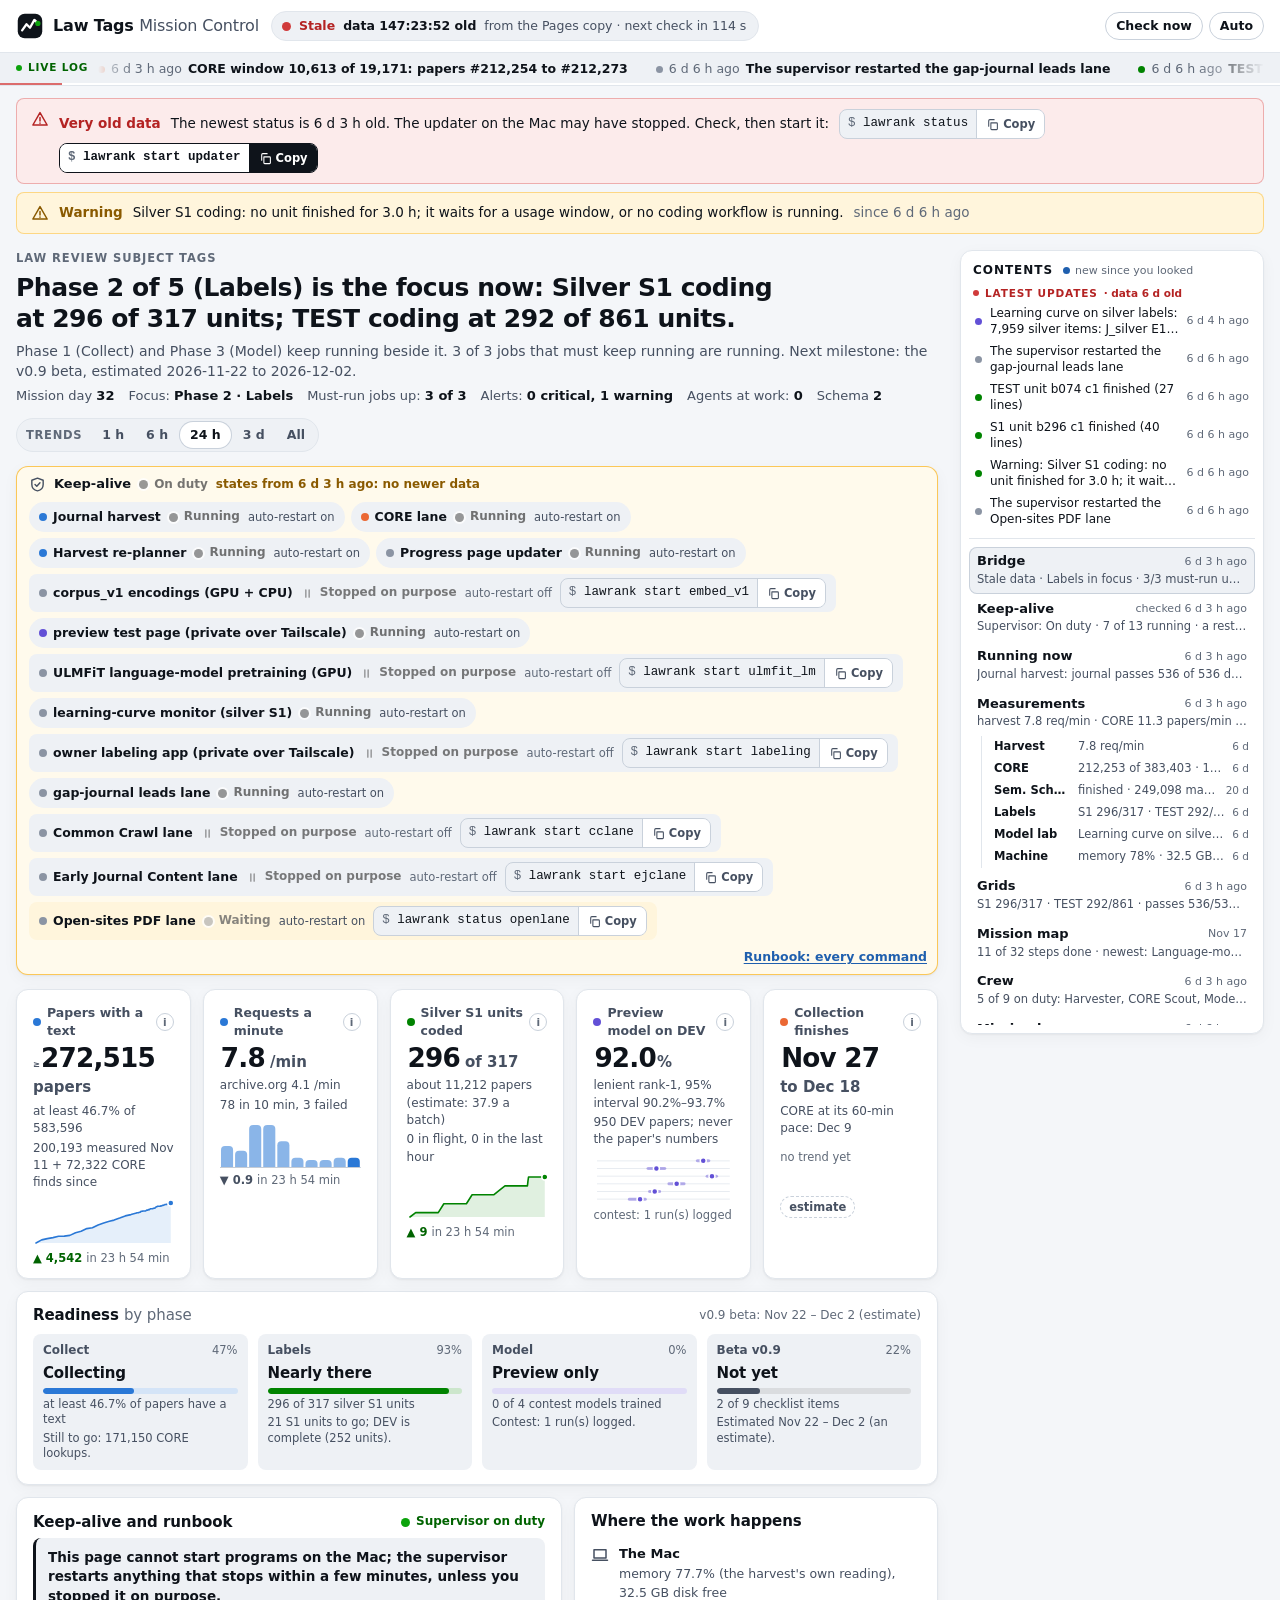
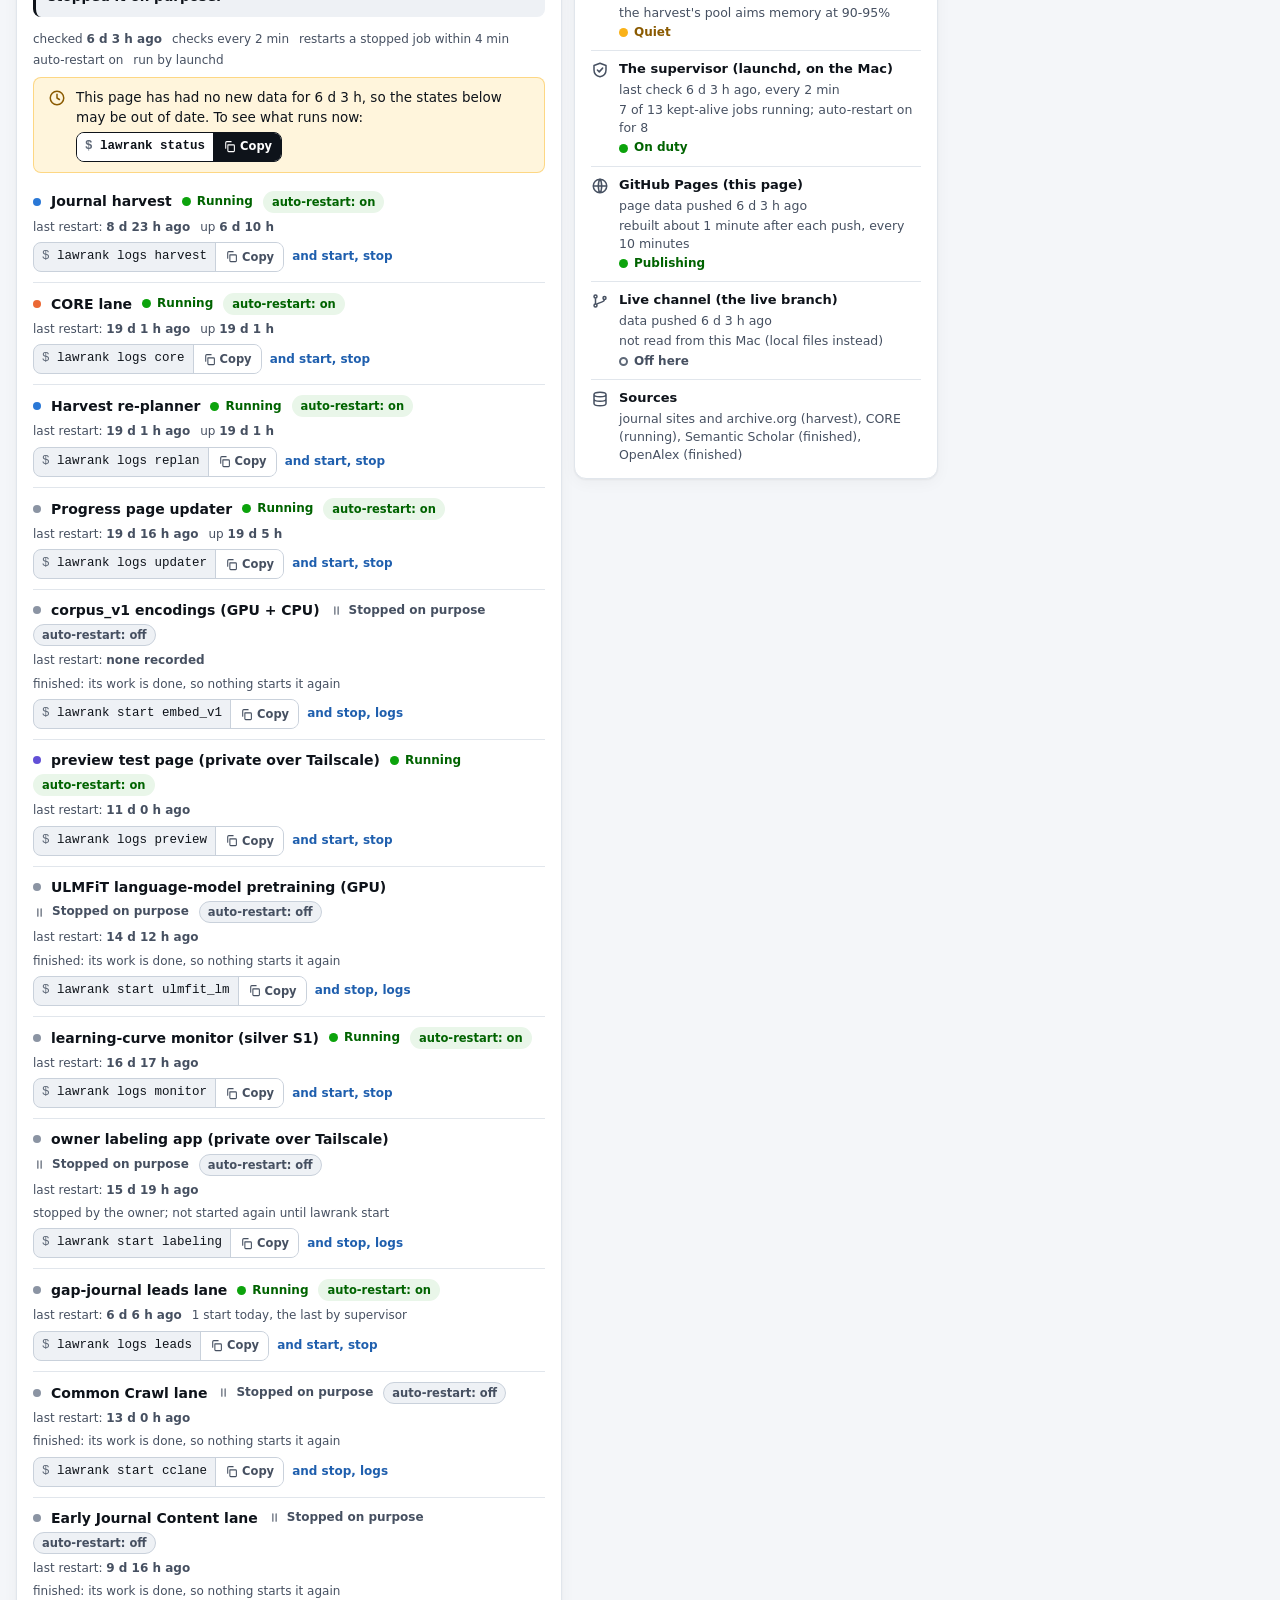
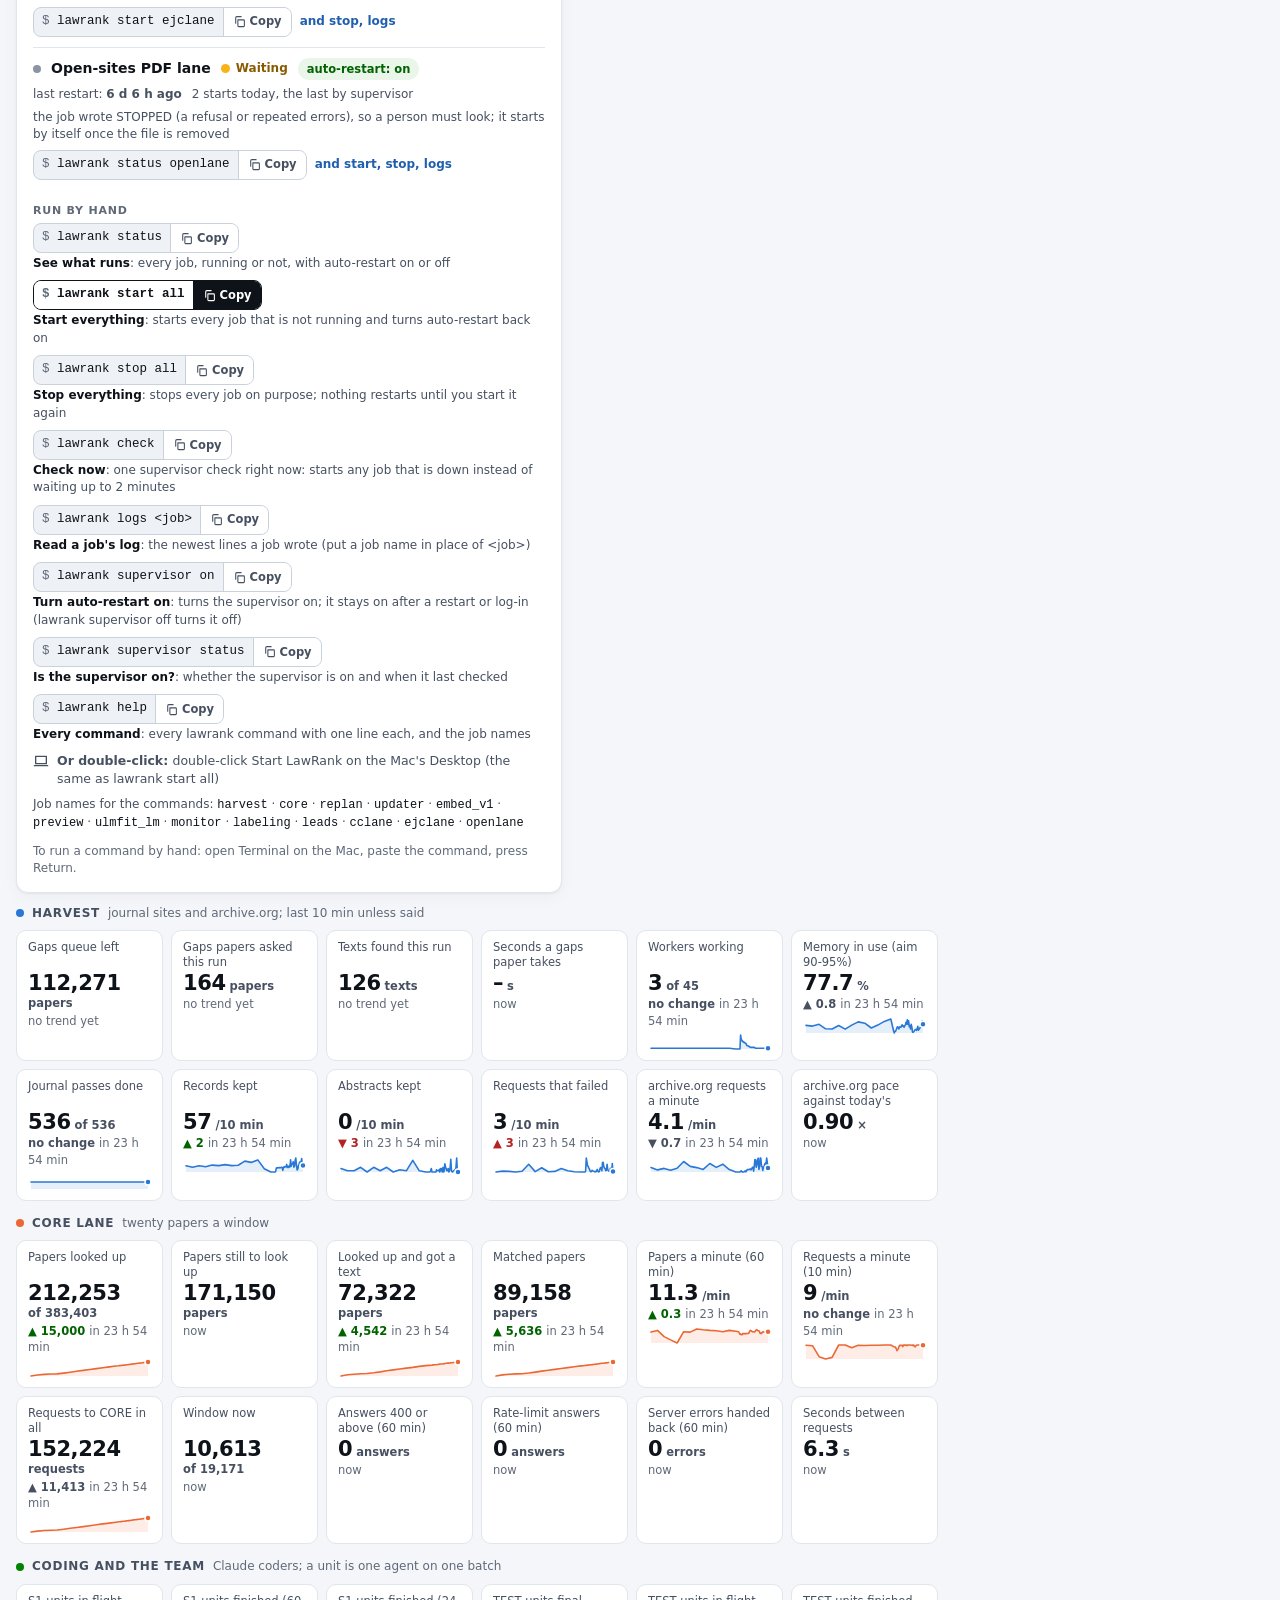
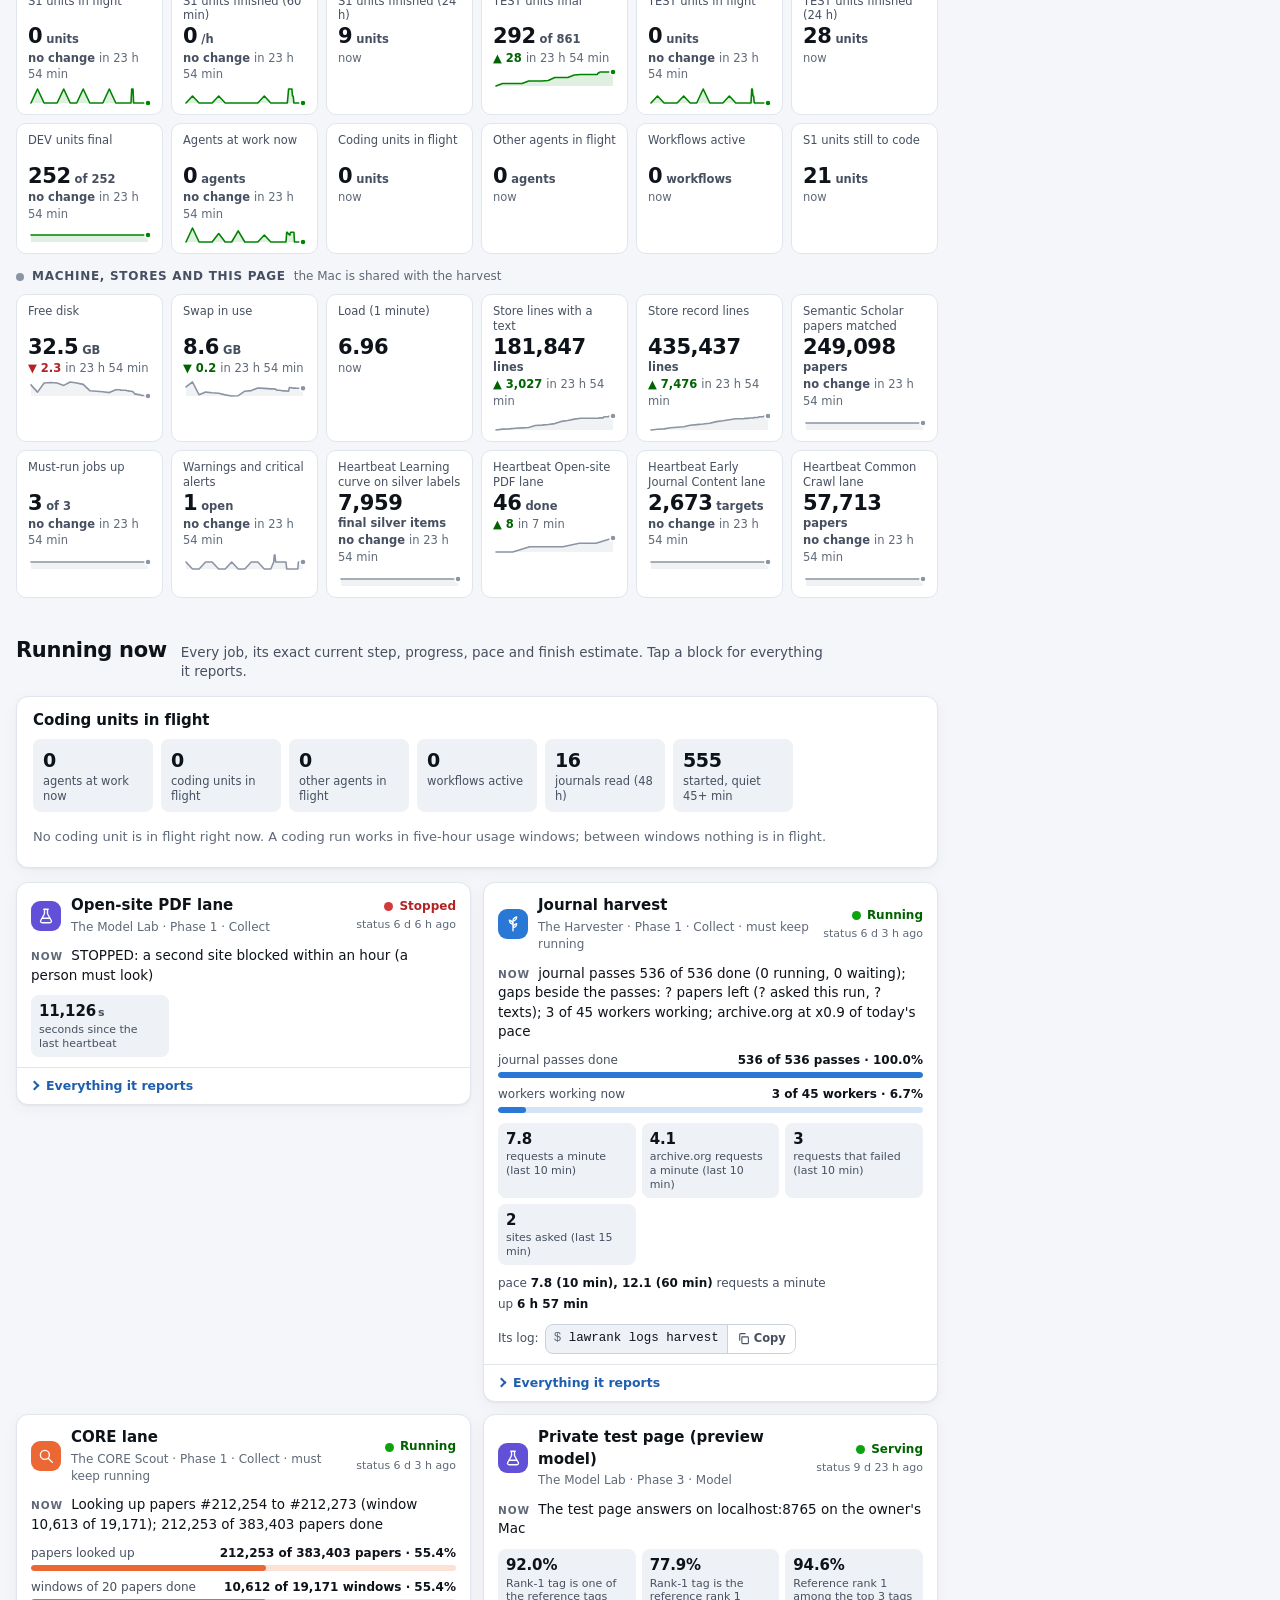
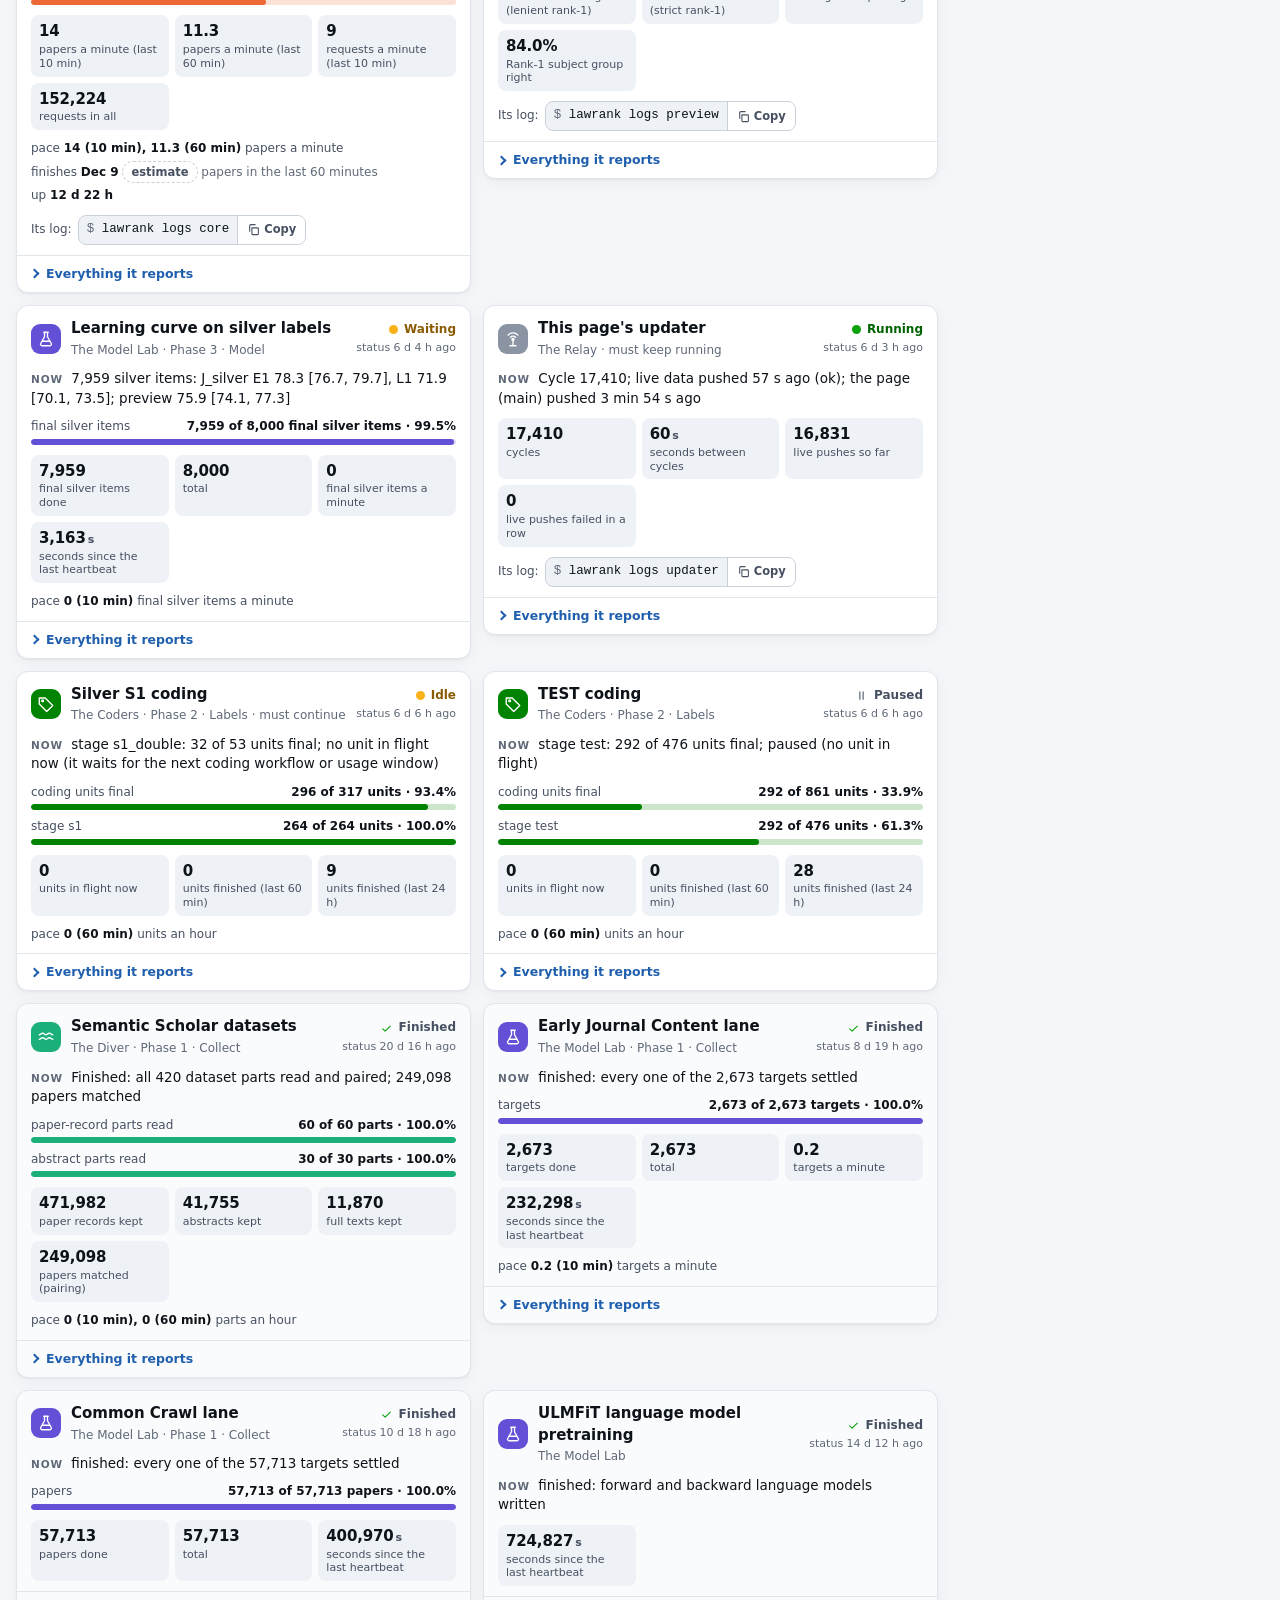
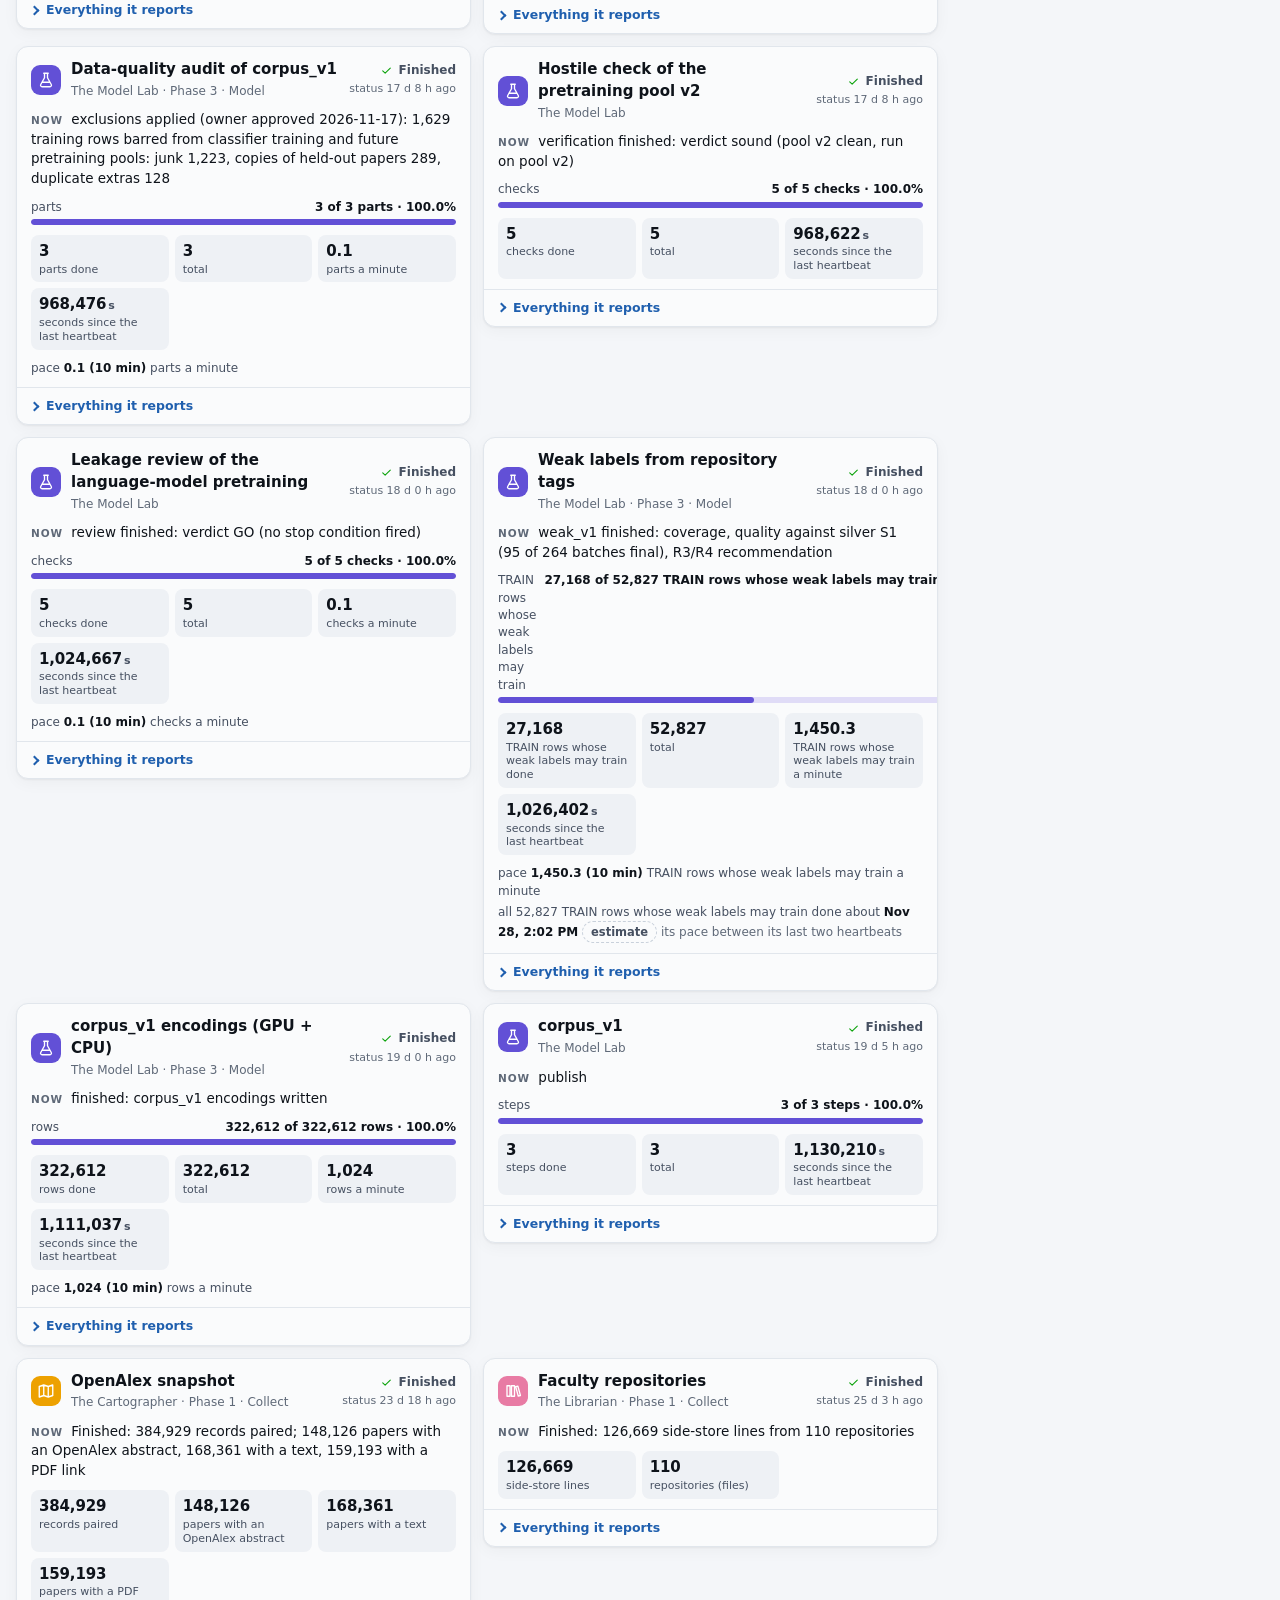
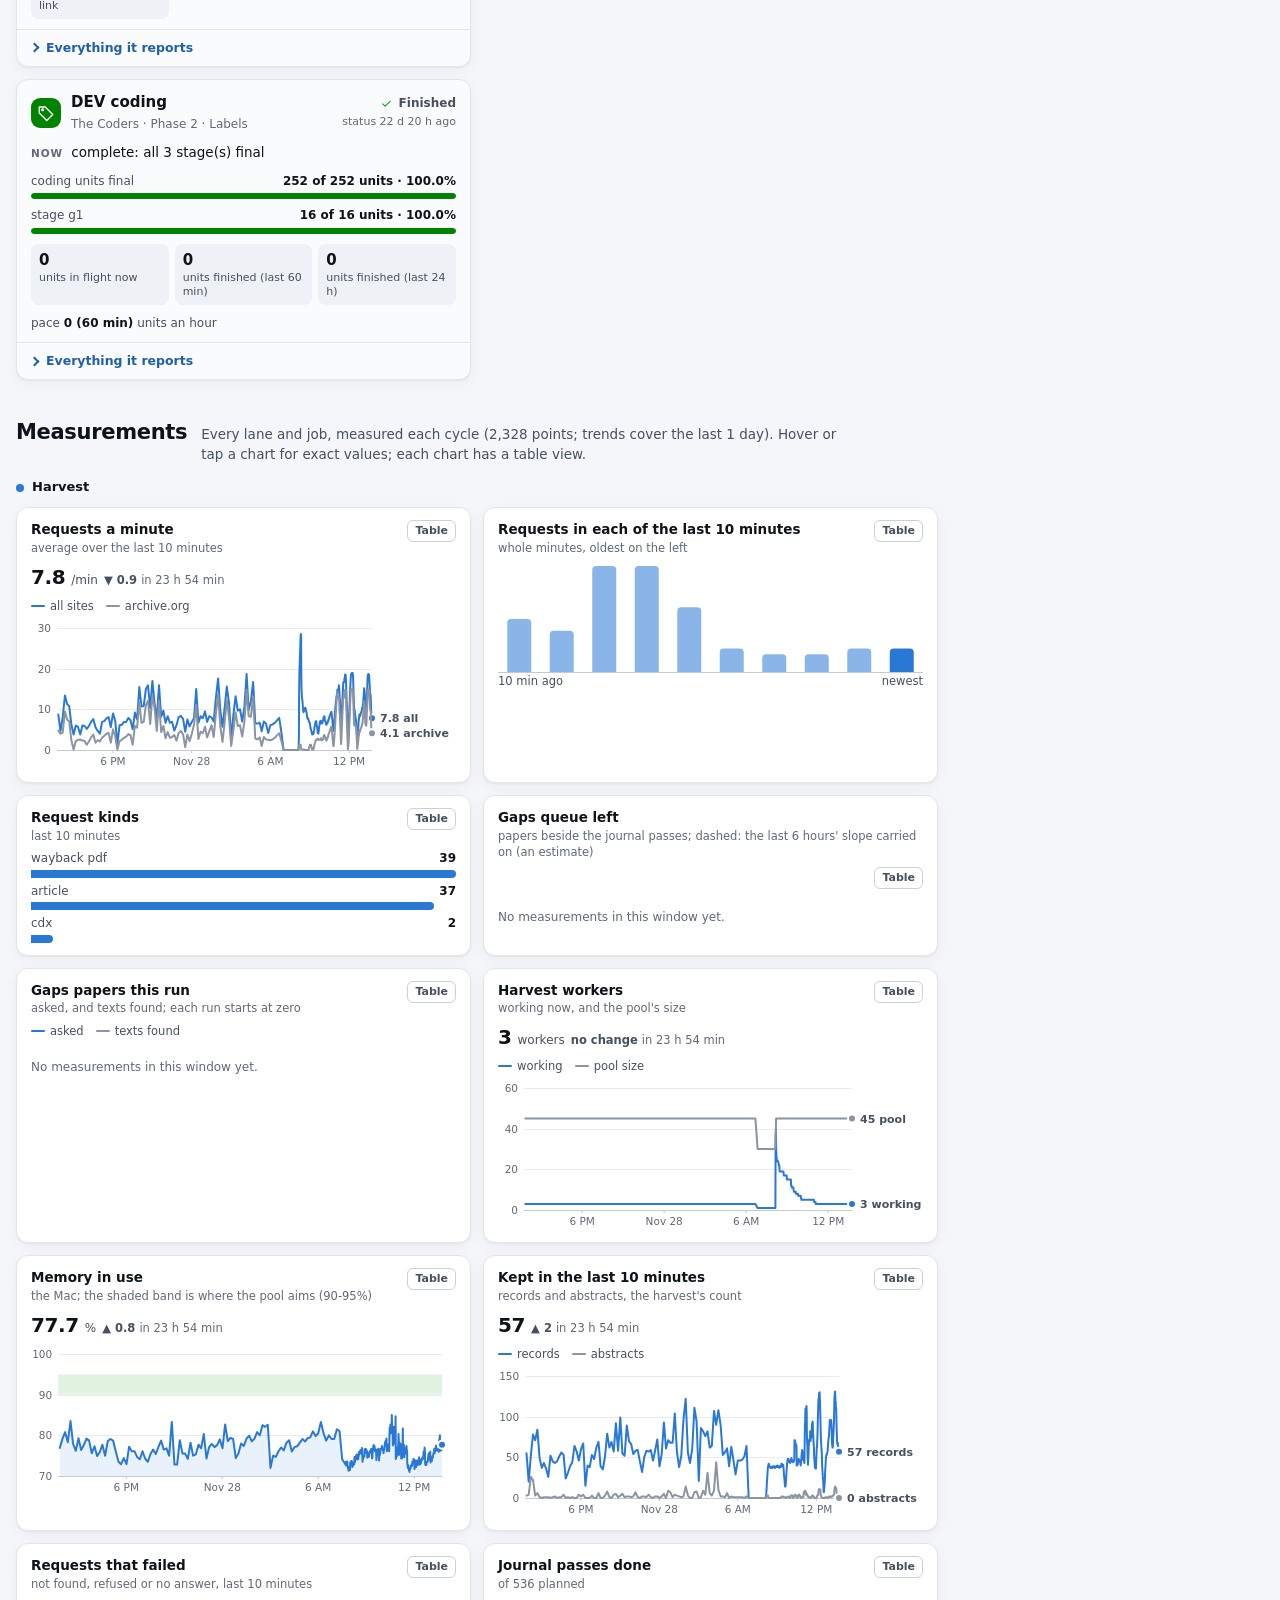
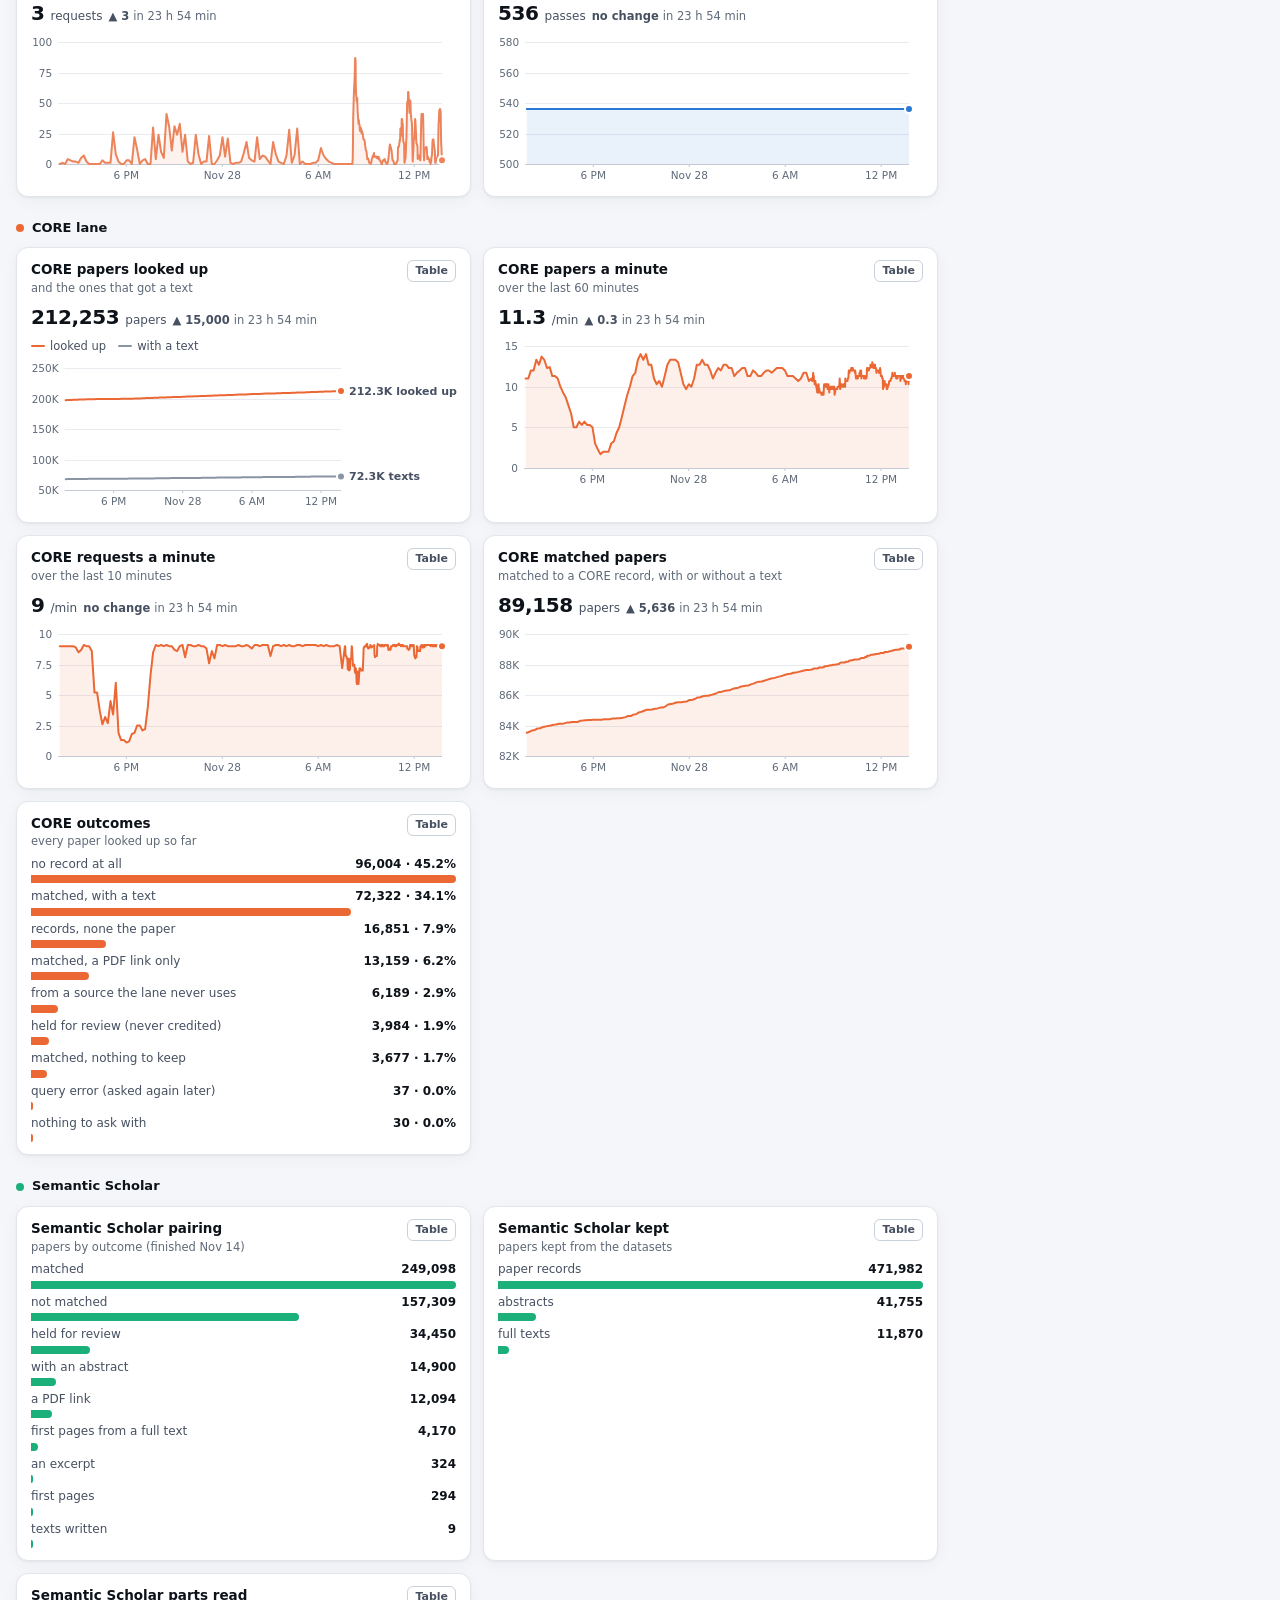
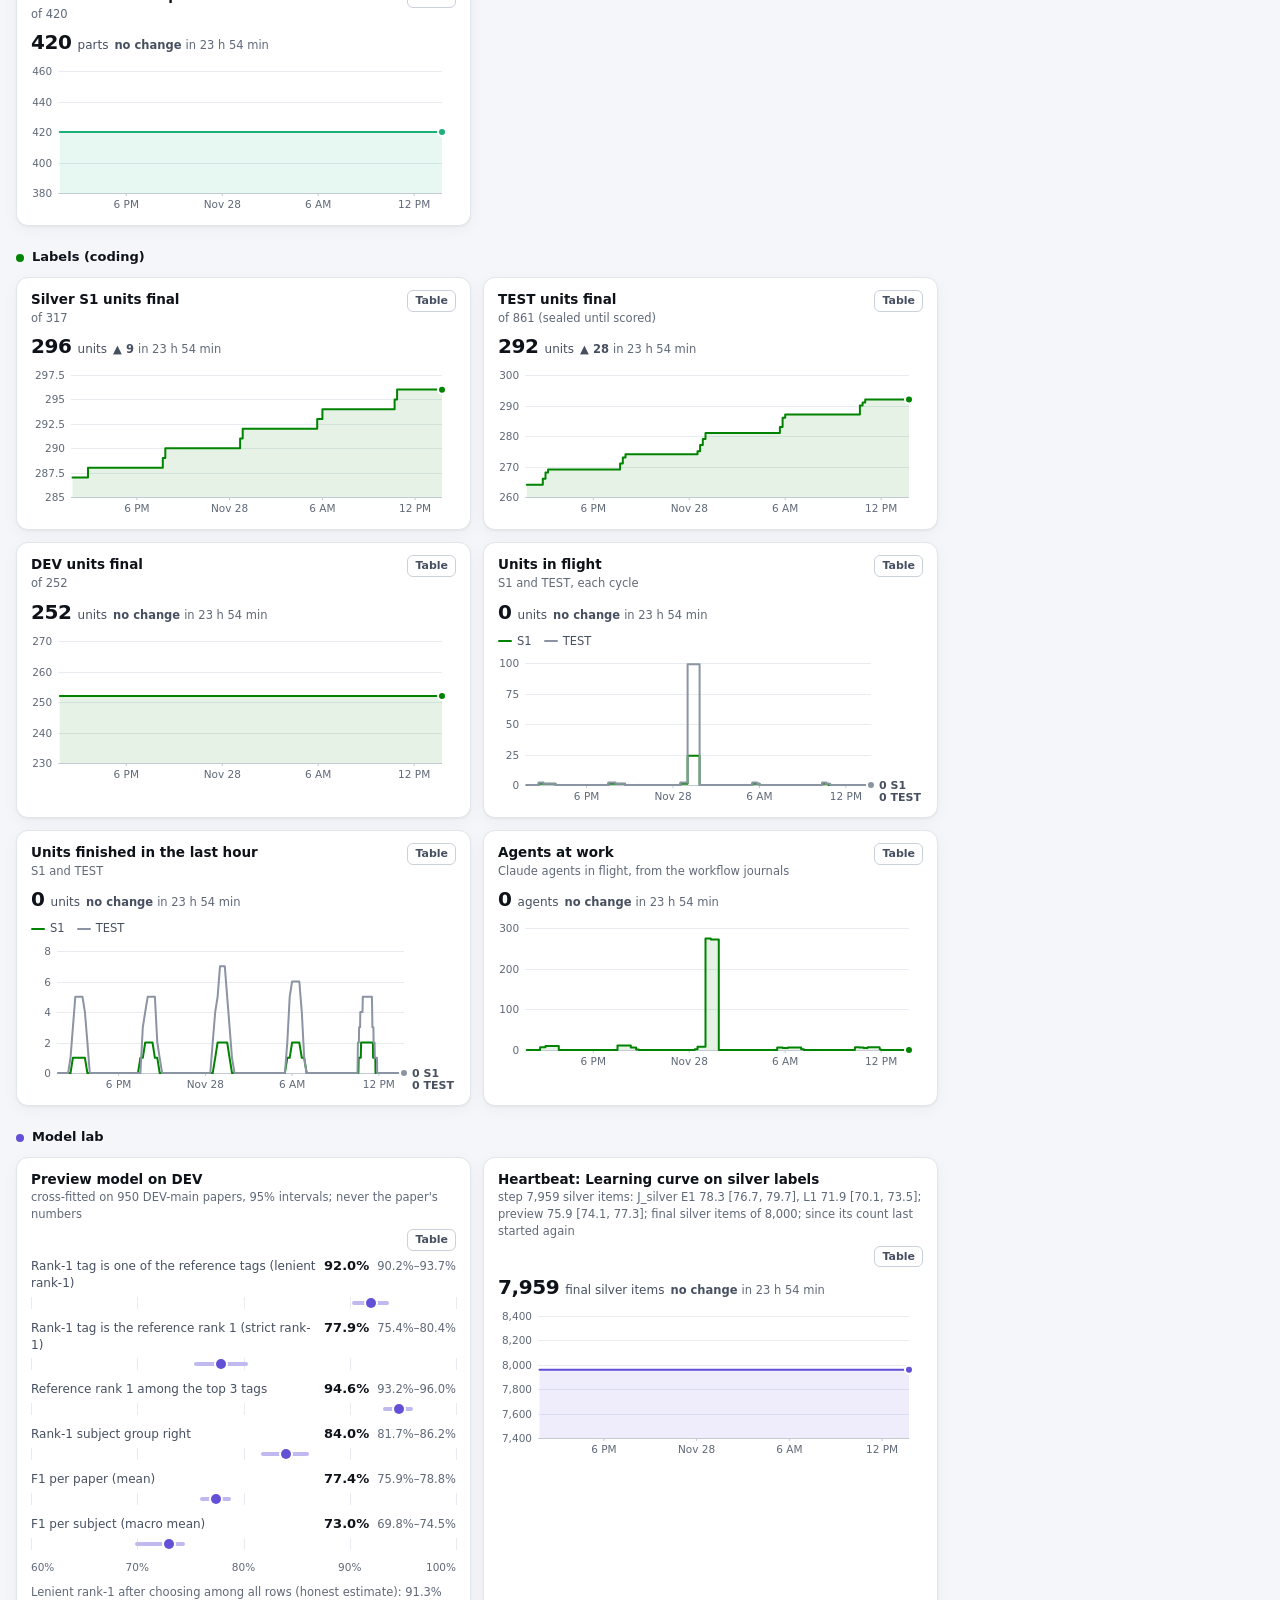
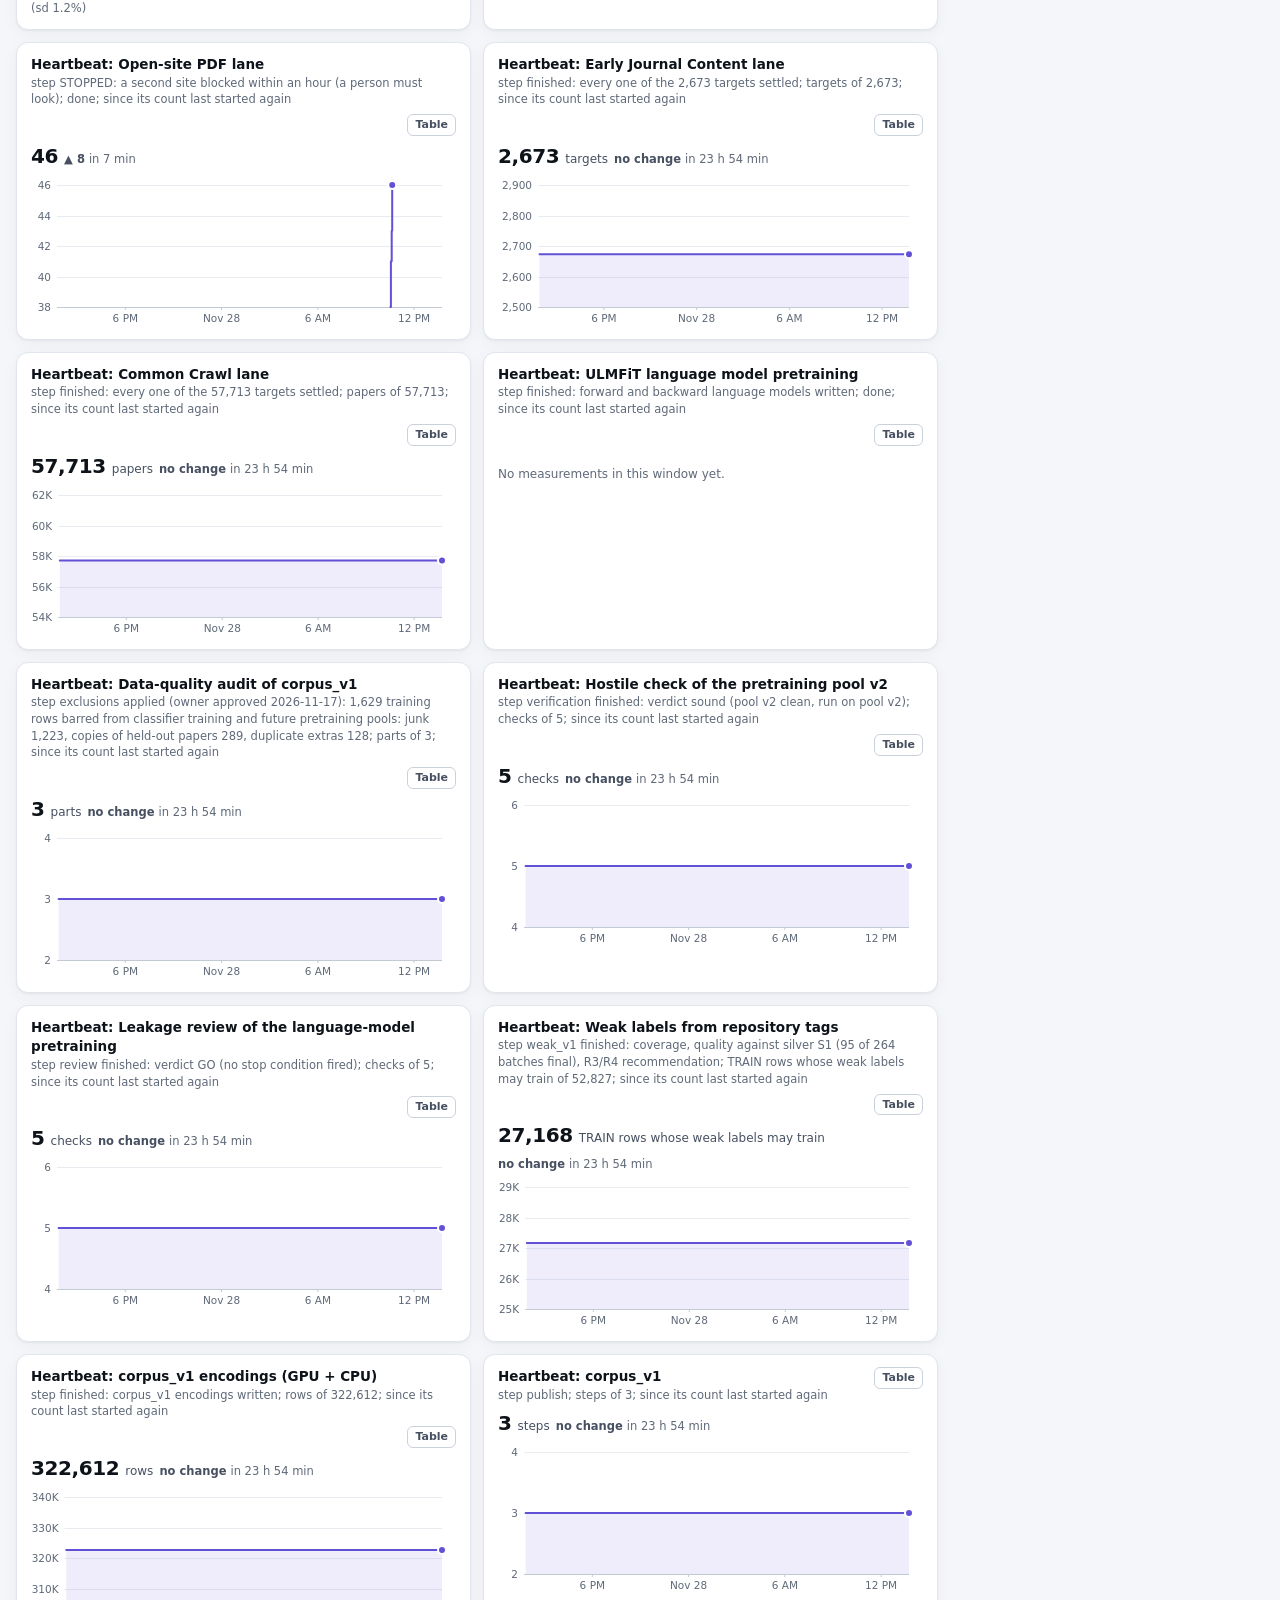
<file: index.html>
<!doctype html>
<html lang="en">
<head>
<meta charset="utf-8">
<meta name="viewport" content="width=device-width, initial-scale=1">
<title>Law Tags Progress</title>
<meta http-equiv="refresh" content="0; url=site/">
<style>
  :root { color-scheme: light; --page: #f9f9f7; --ink: #0b0b0b; --link: #1c5cab; }
  @media (prefers-color-scheme: dark) { :root:not([data-theme="light"]) { color-scheme: dark; --page: #0d0d0d; --ink: #f0efec; --link: #86b6ef; } }
  :root[data-theme="dark"] { color-scheme: dark; --page: #0d0d0d; --ink: #f0efec; --link: #86b6ef; }
  body { margin: 2rem 16px; background: var(--page); color: var(--ink); font: 16px/1.5 system-ui, -apple-system, "Segoe UI", sans-serif; }
  a { color: var(--link); }
</style>
</head>
<body>
<p>The progress page is at <a href="site/">site/</a>.</p>
<script>location.replace("site/" + location.hash);</script>
</body>
</html>
</file>
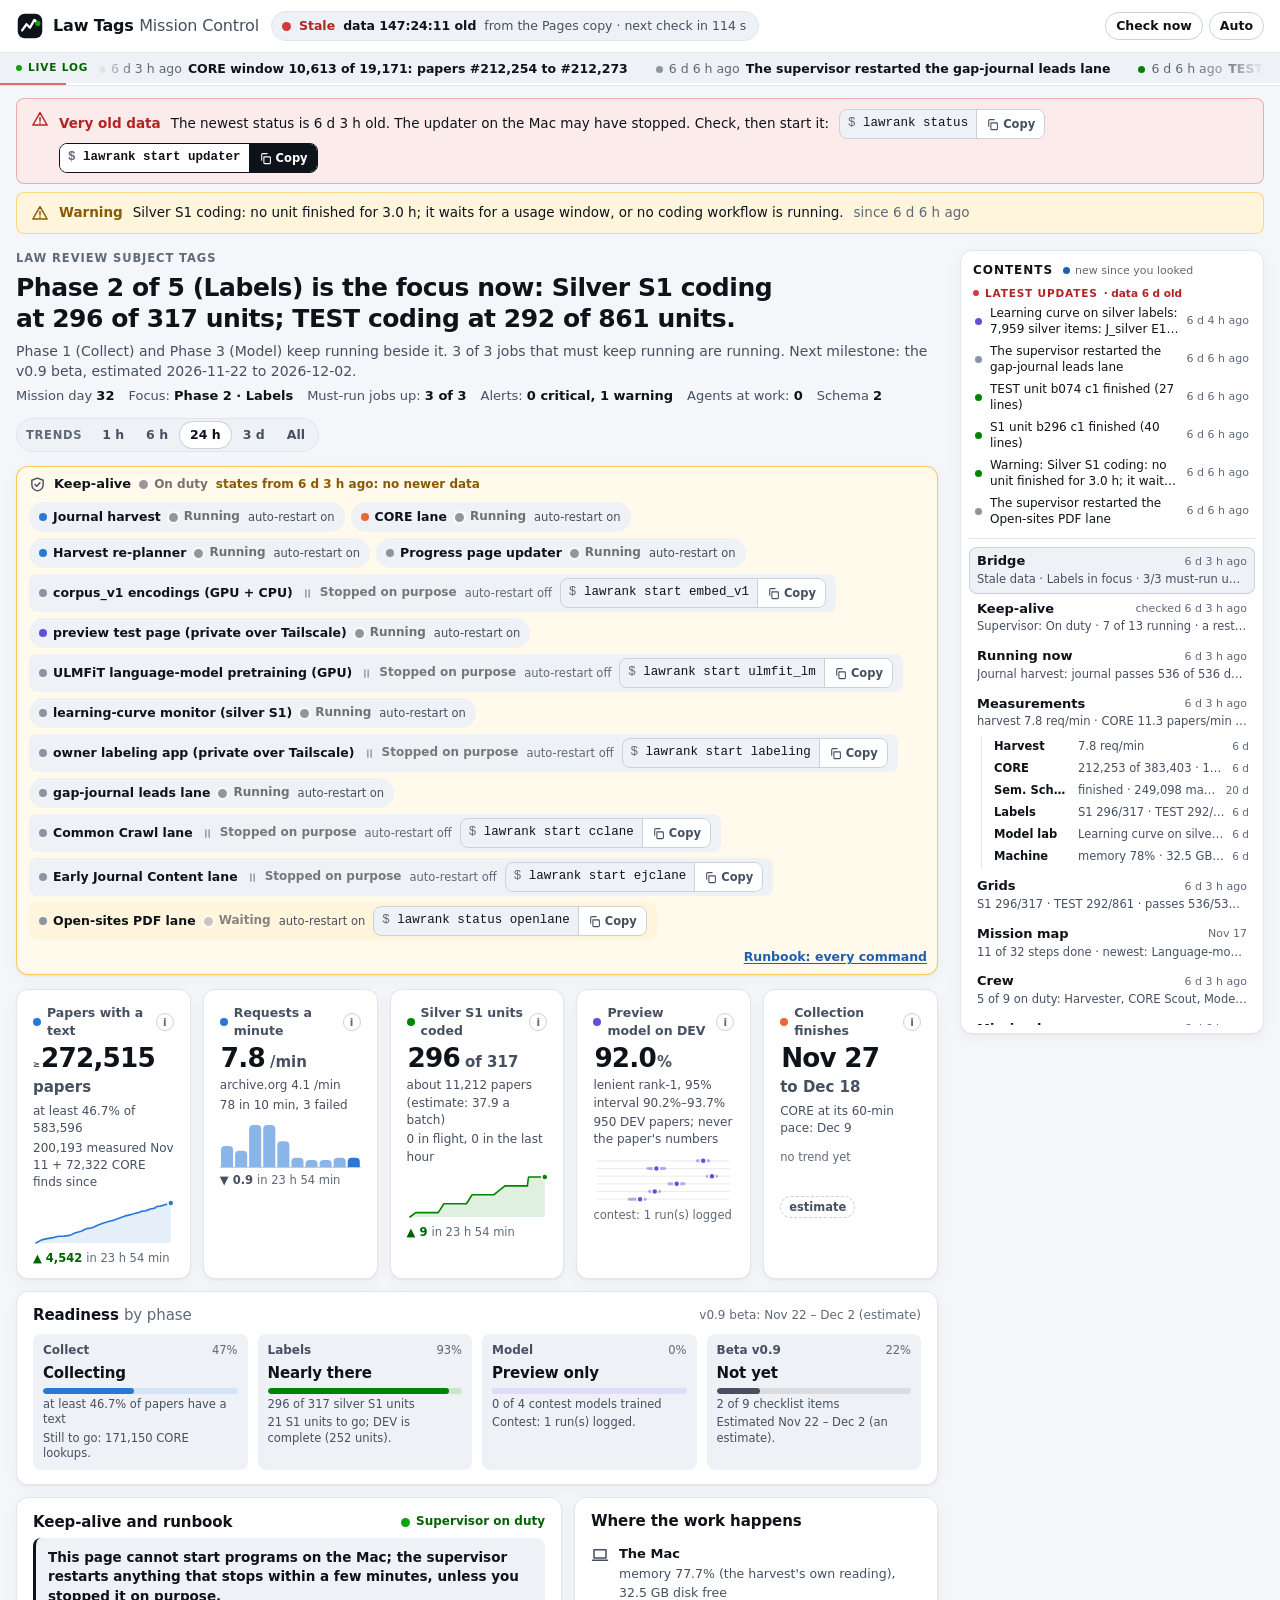
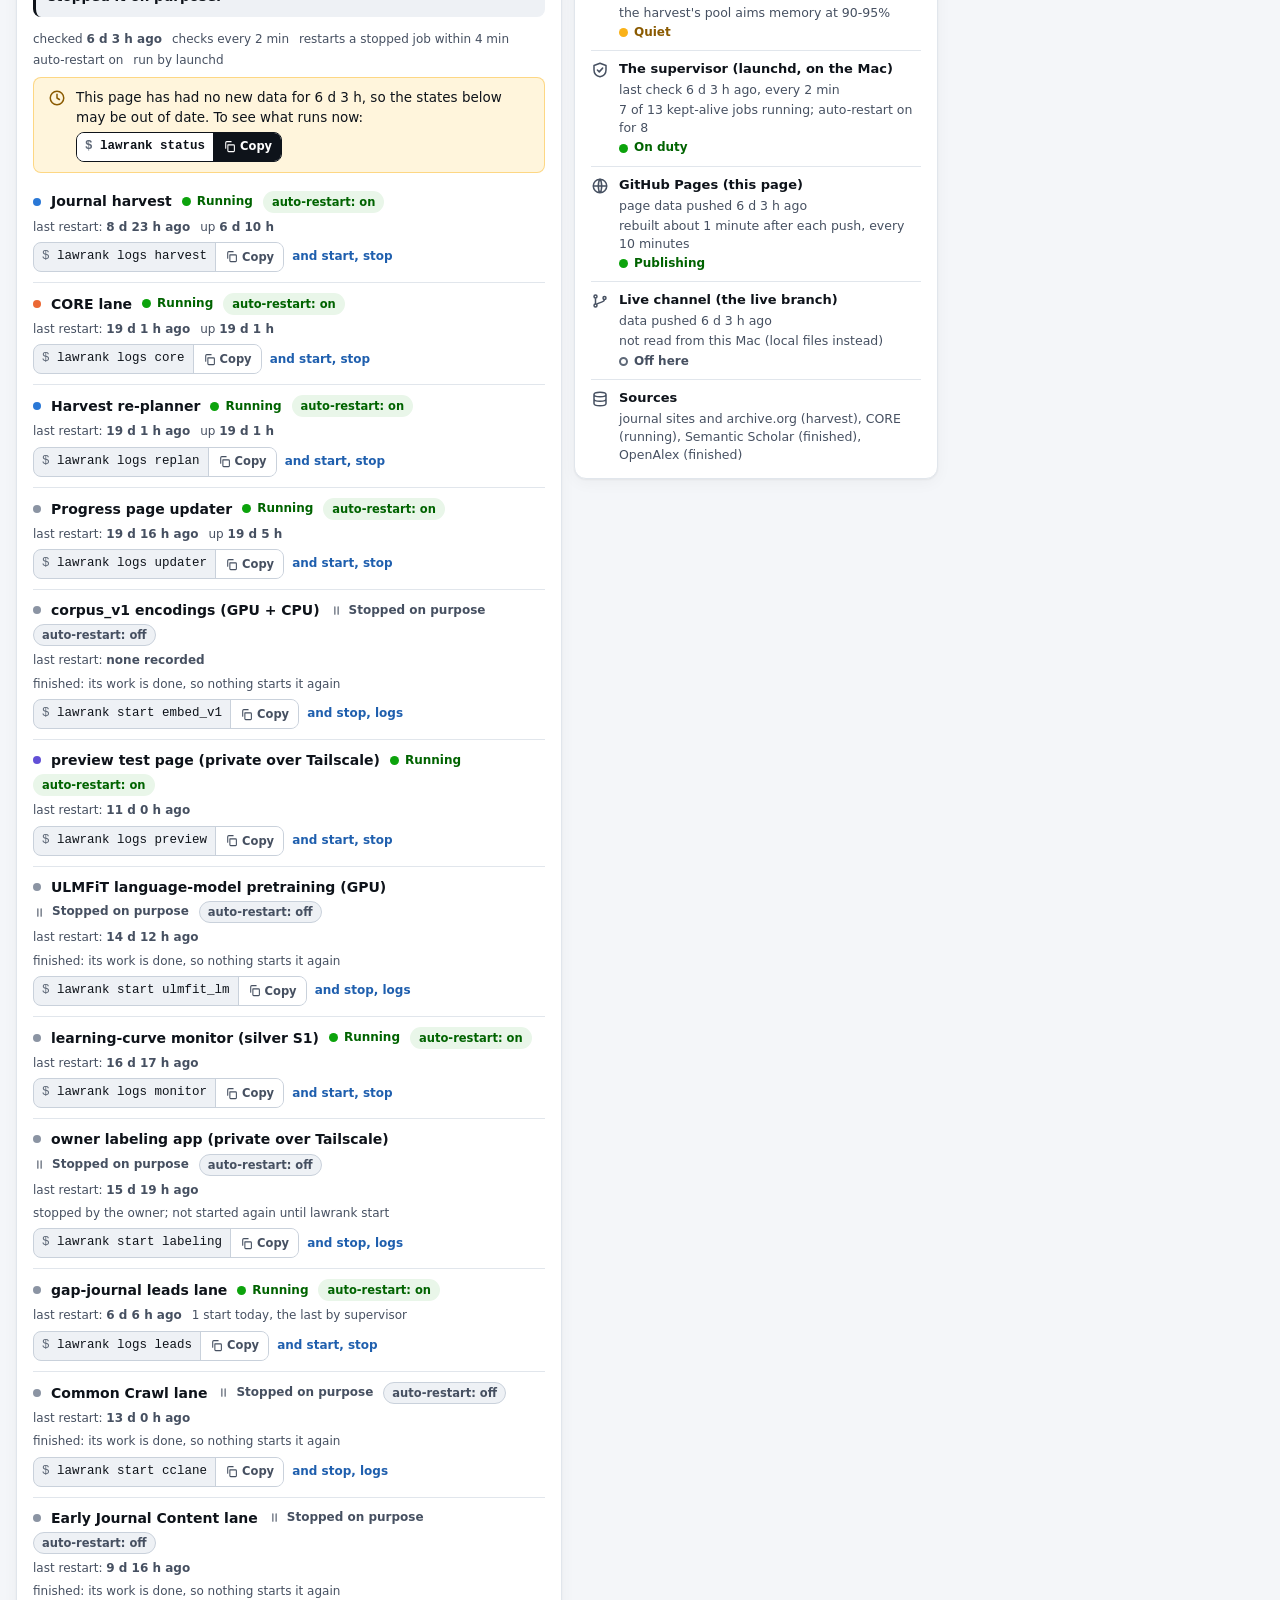
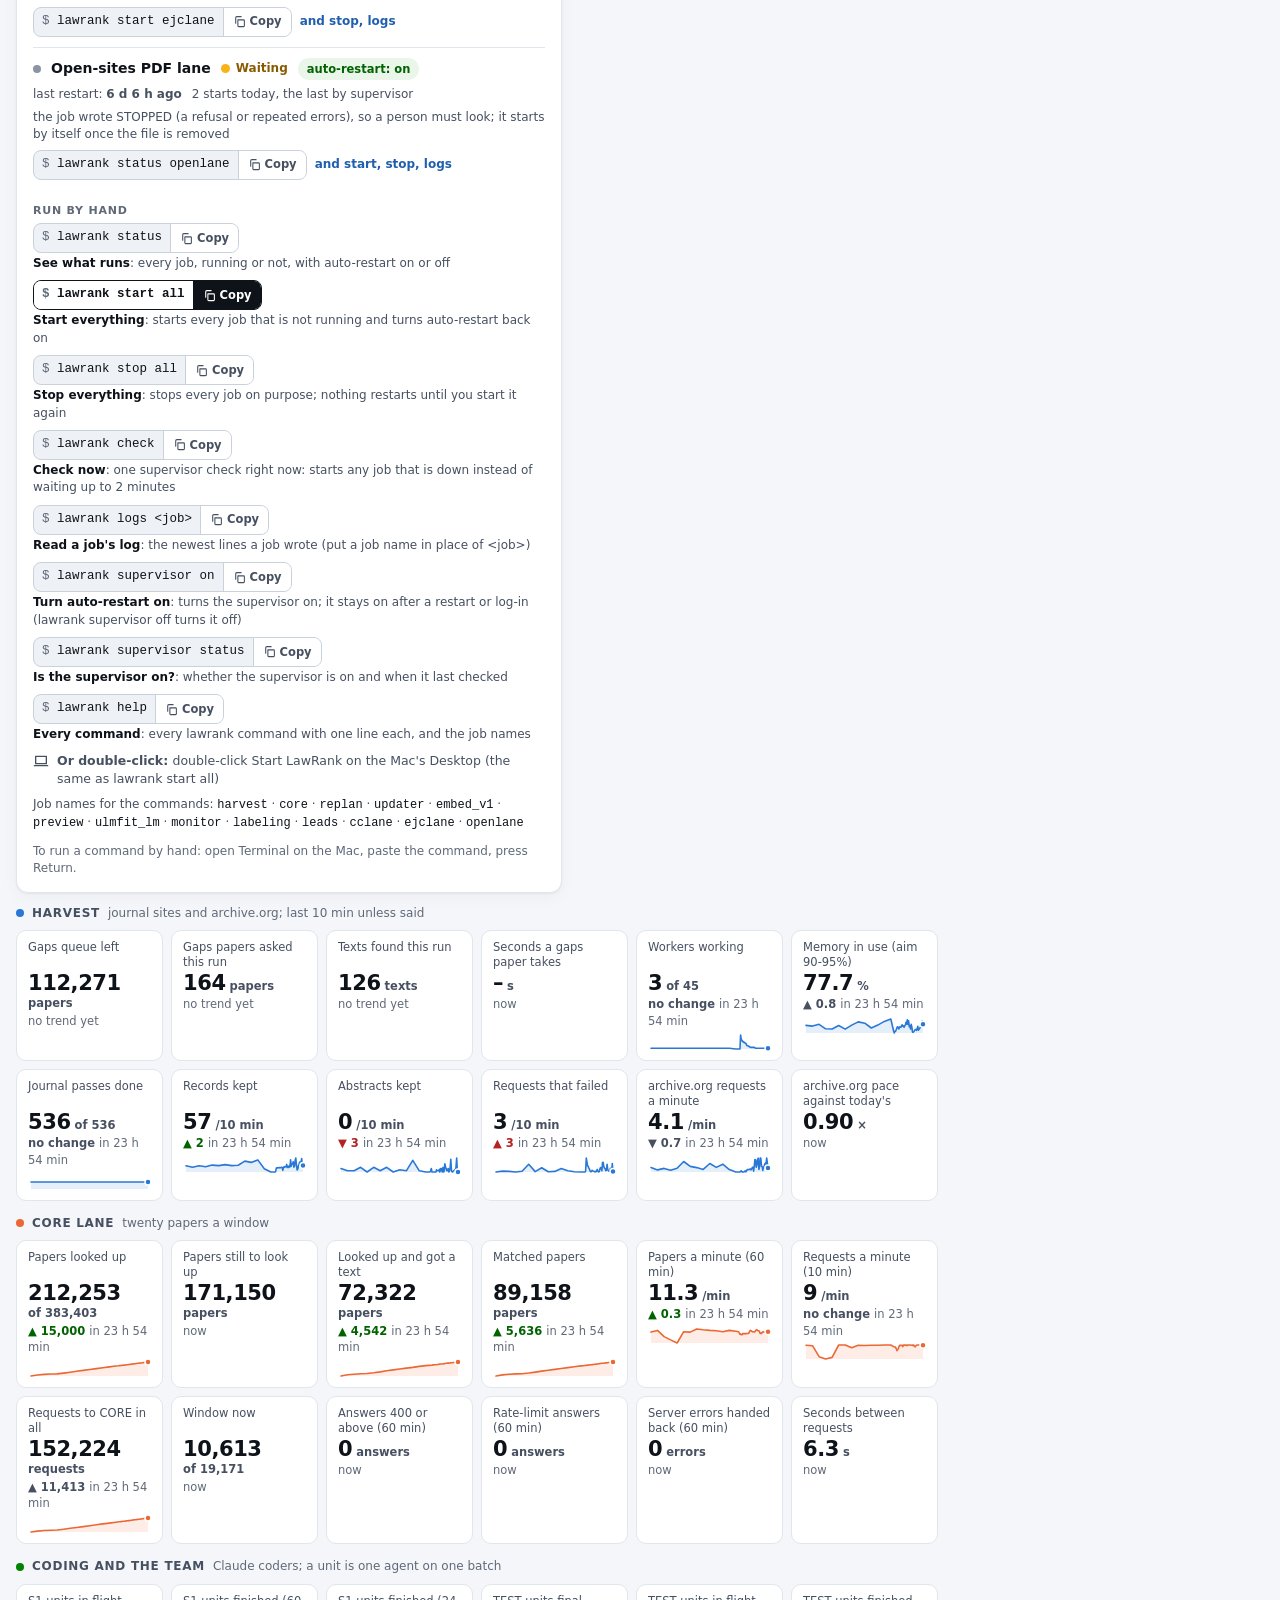
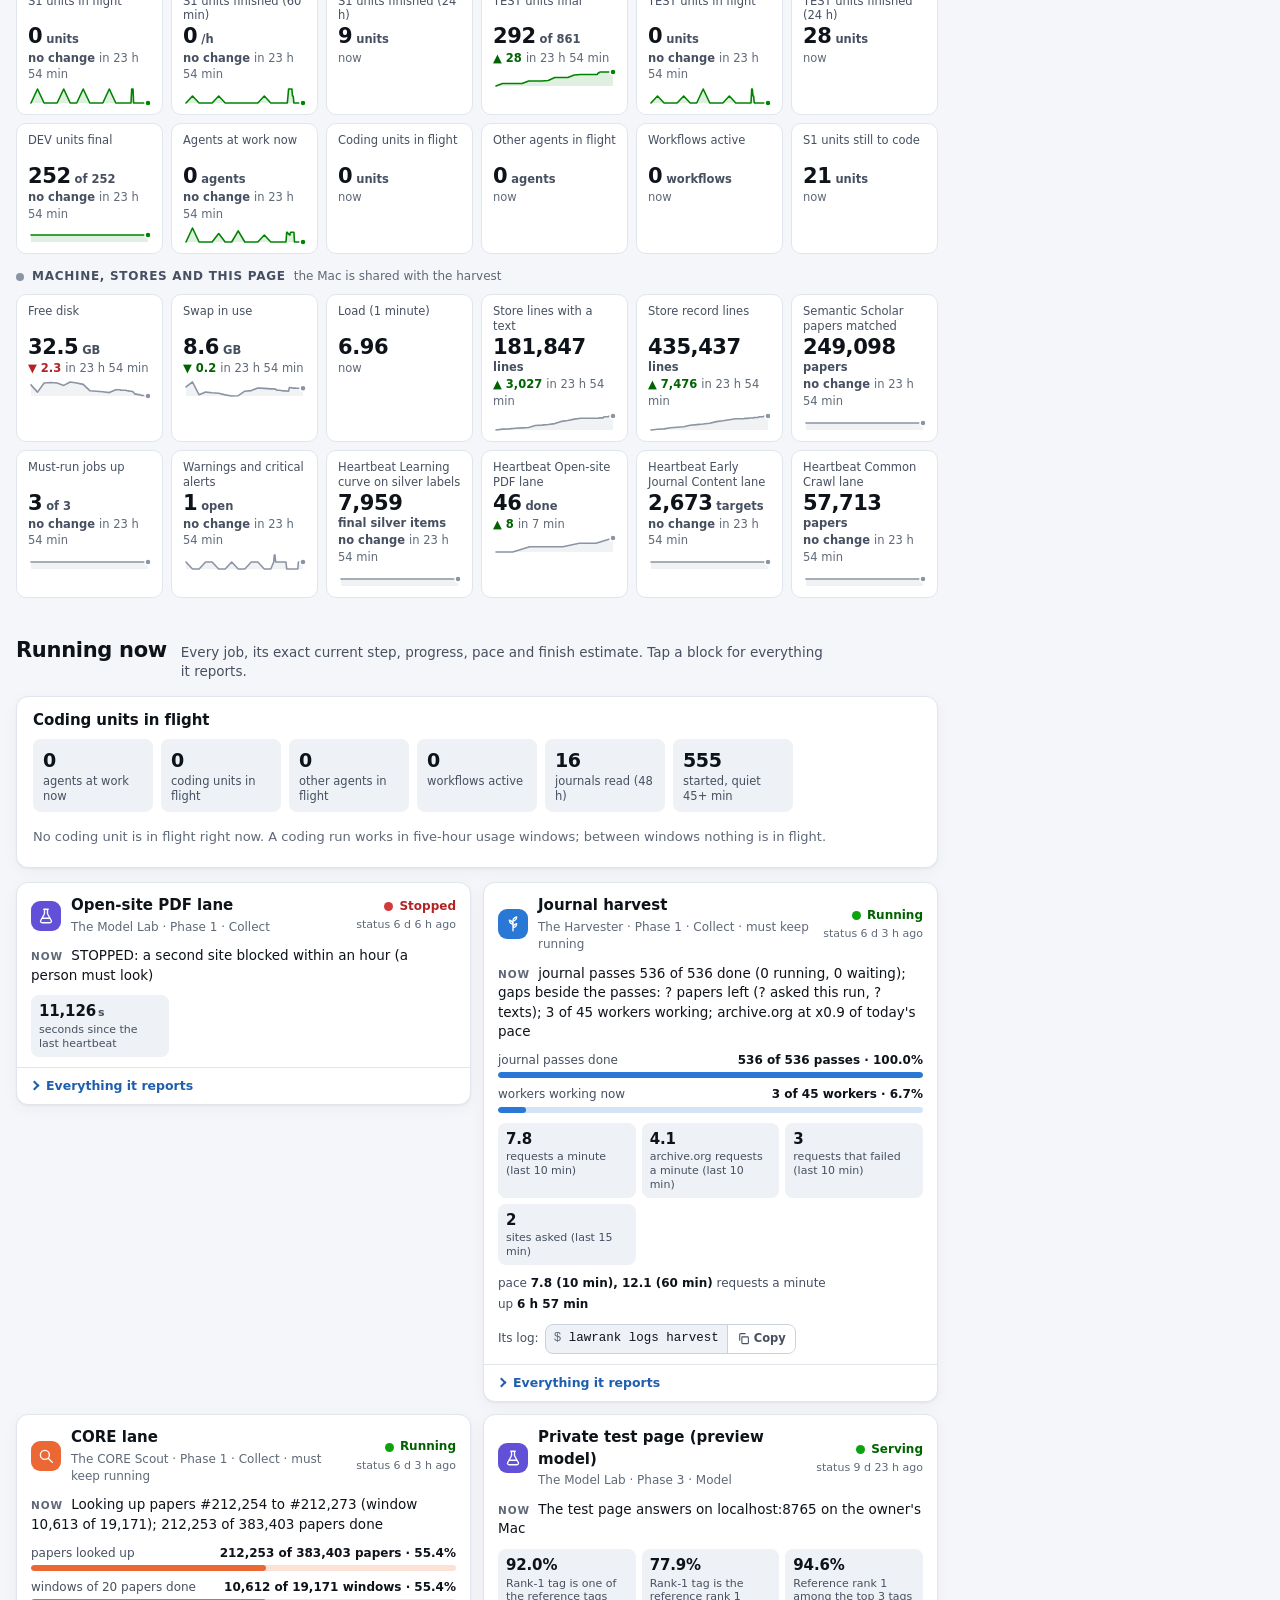
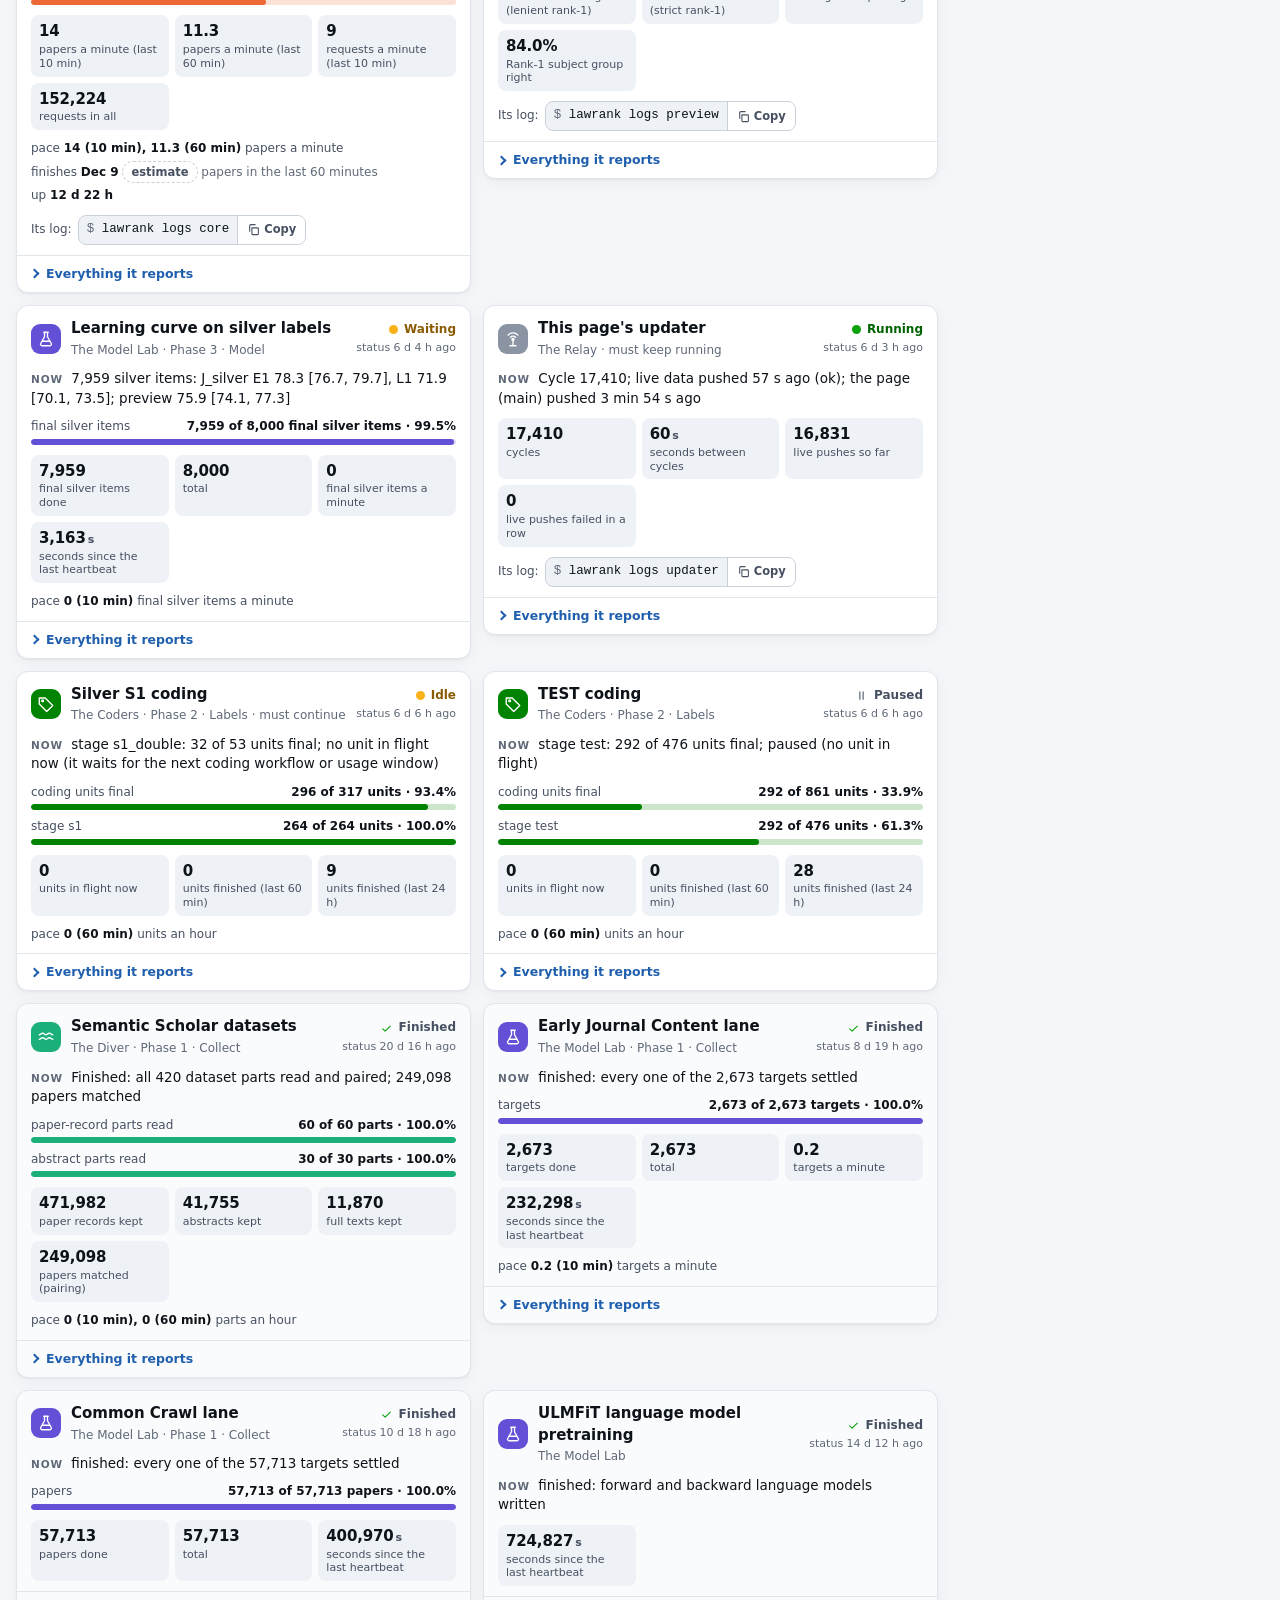
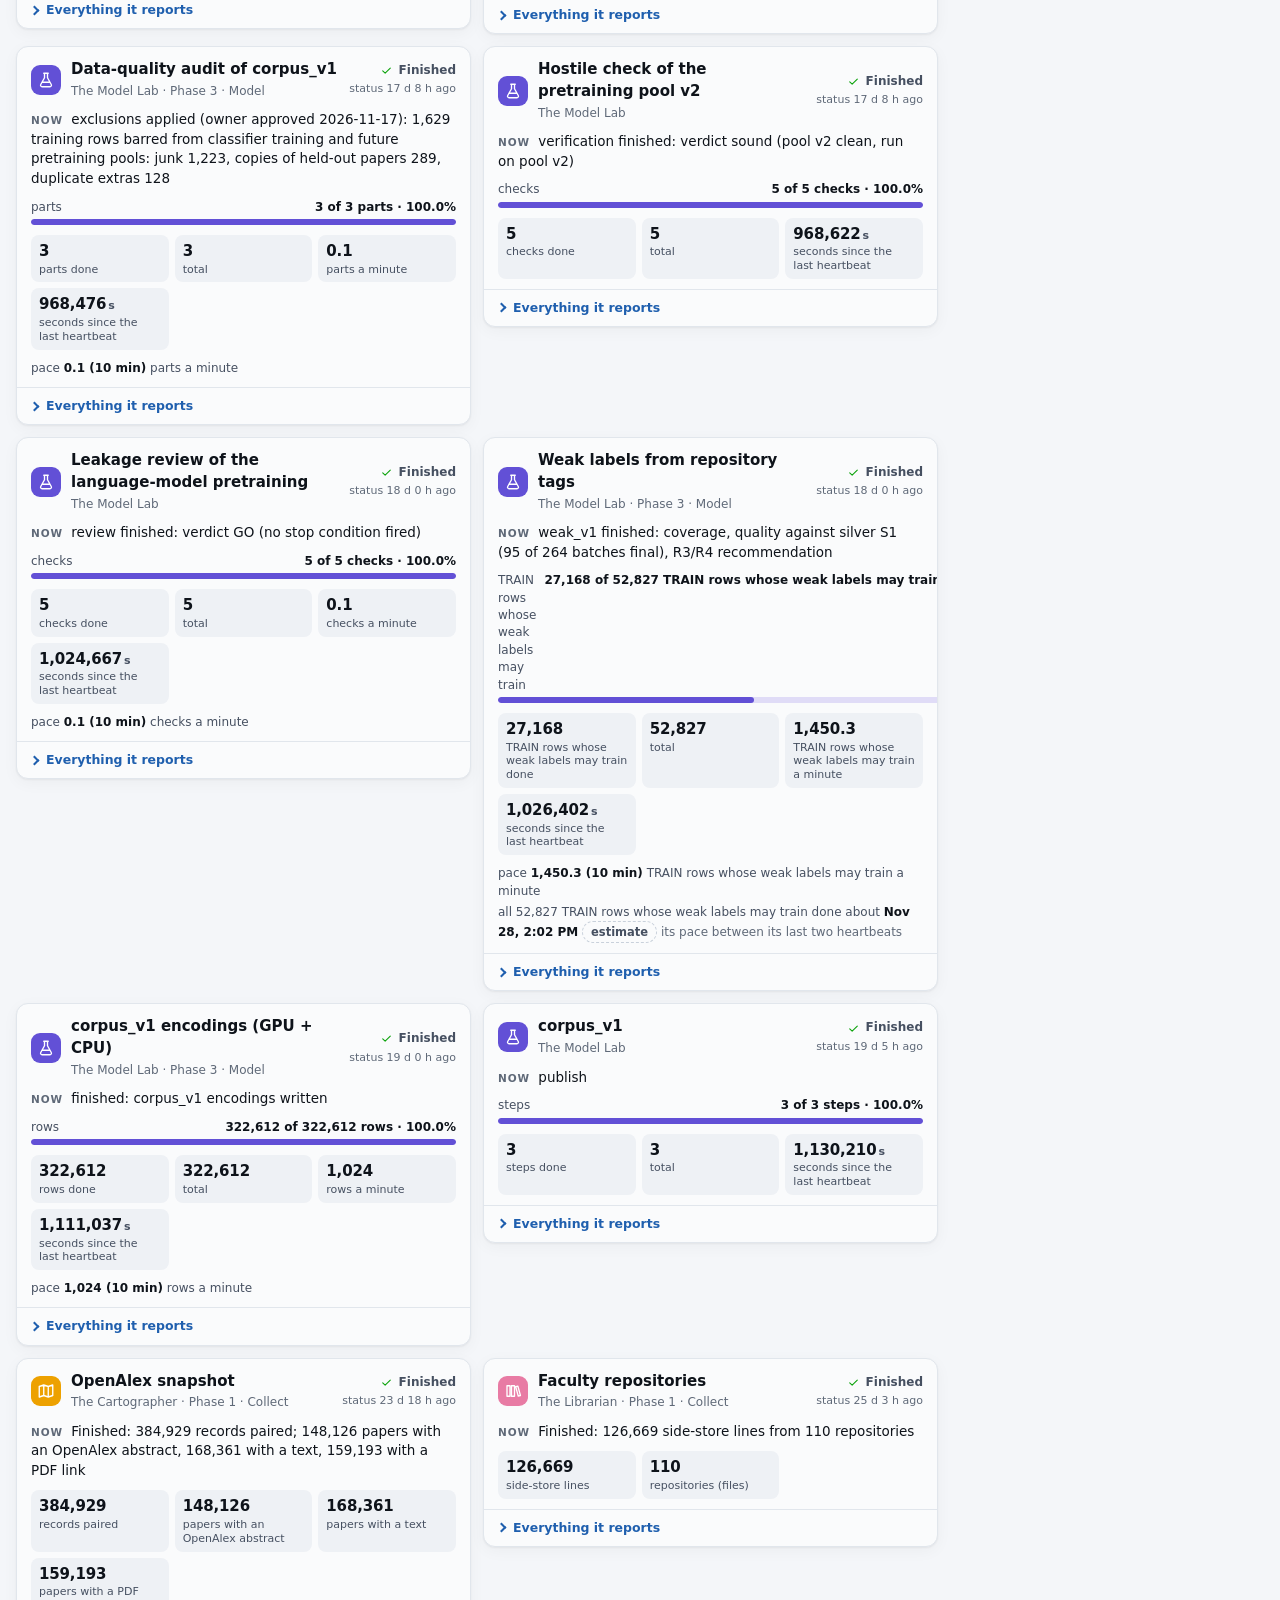
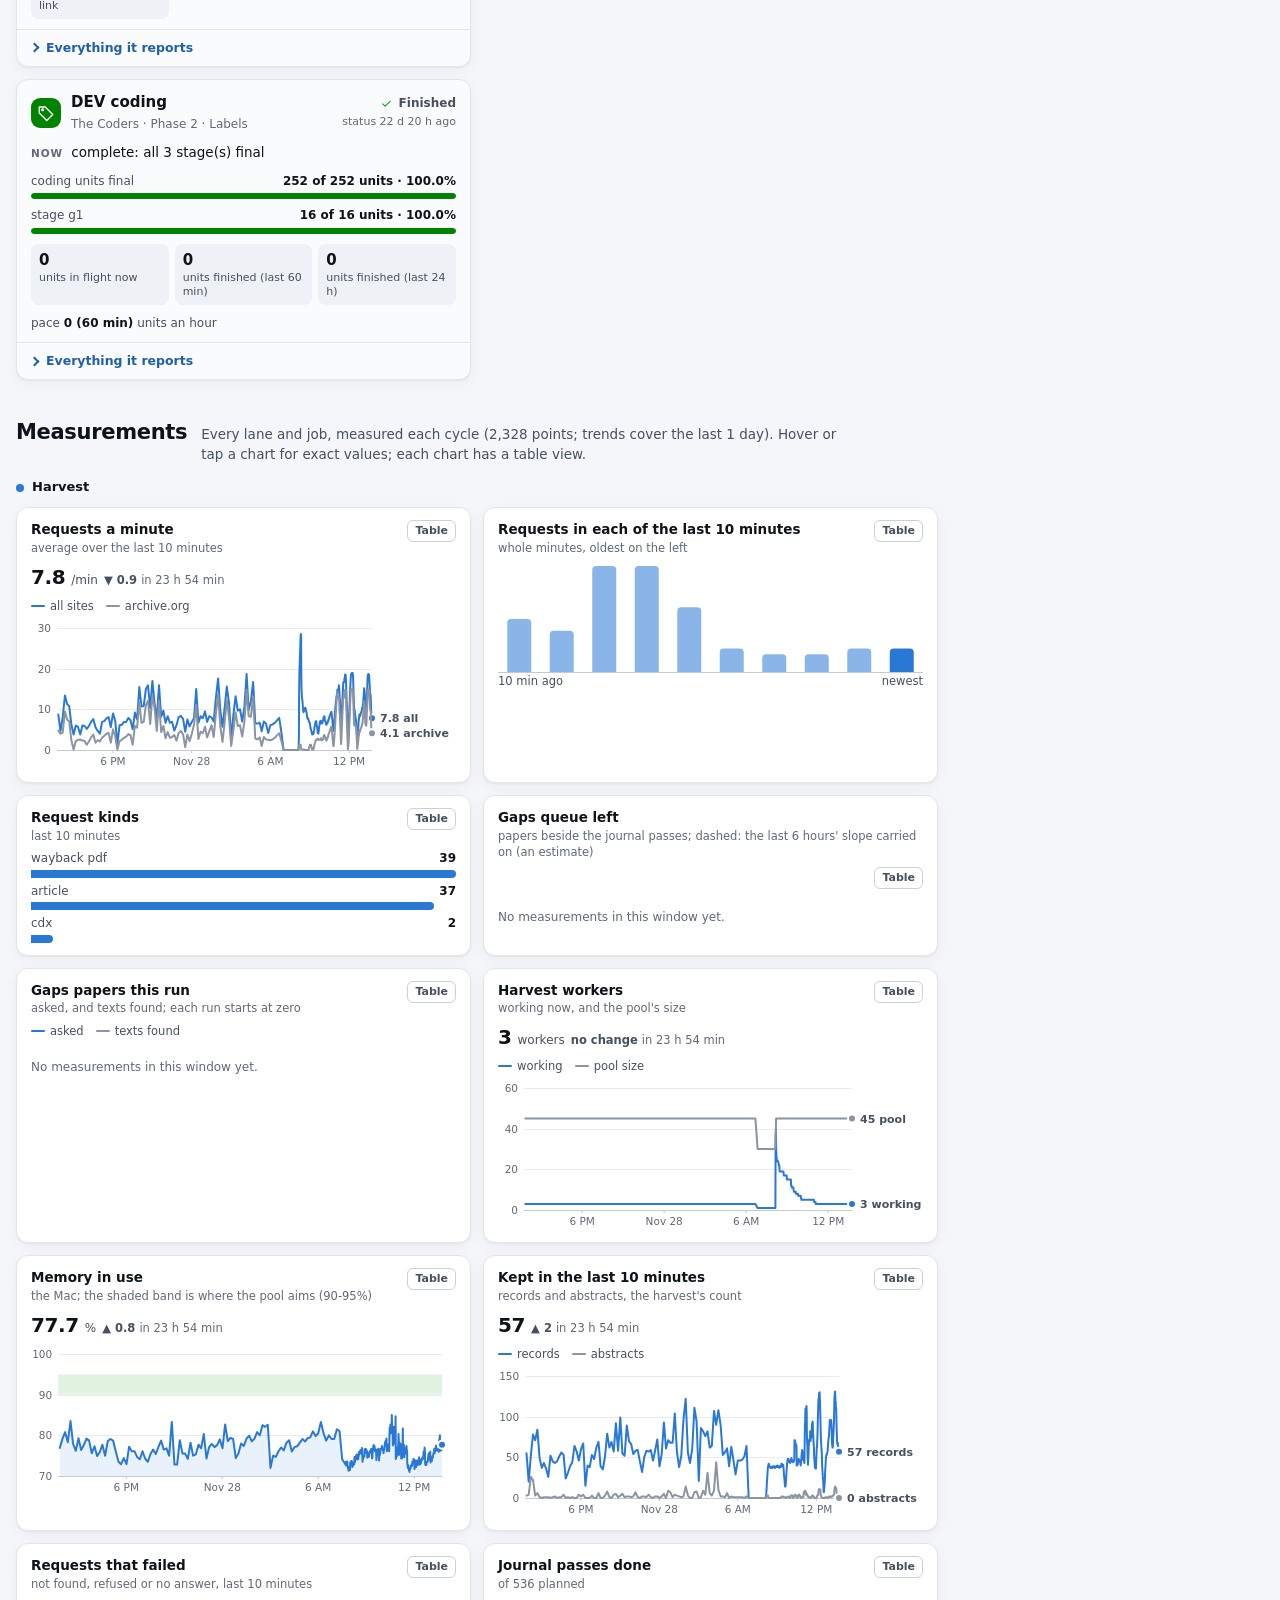
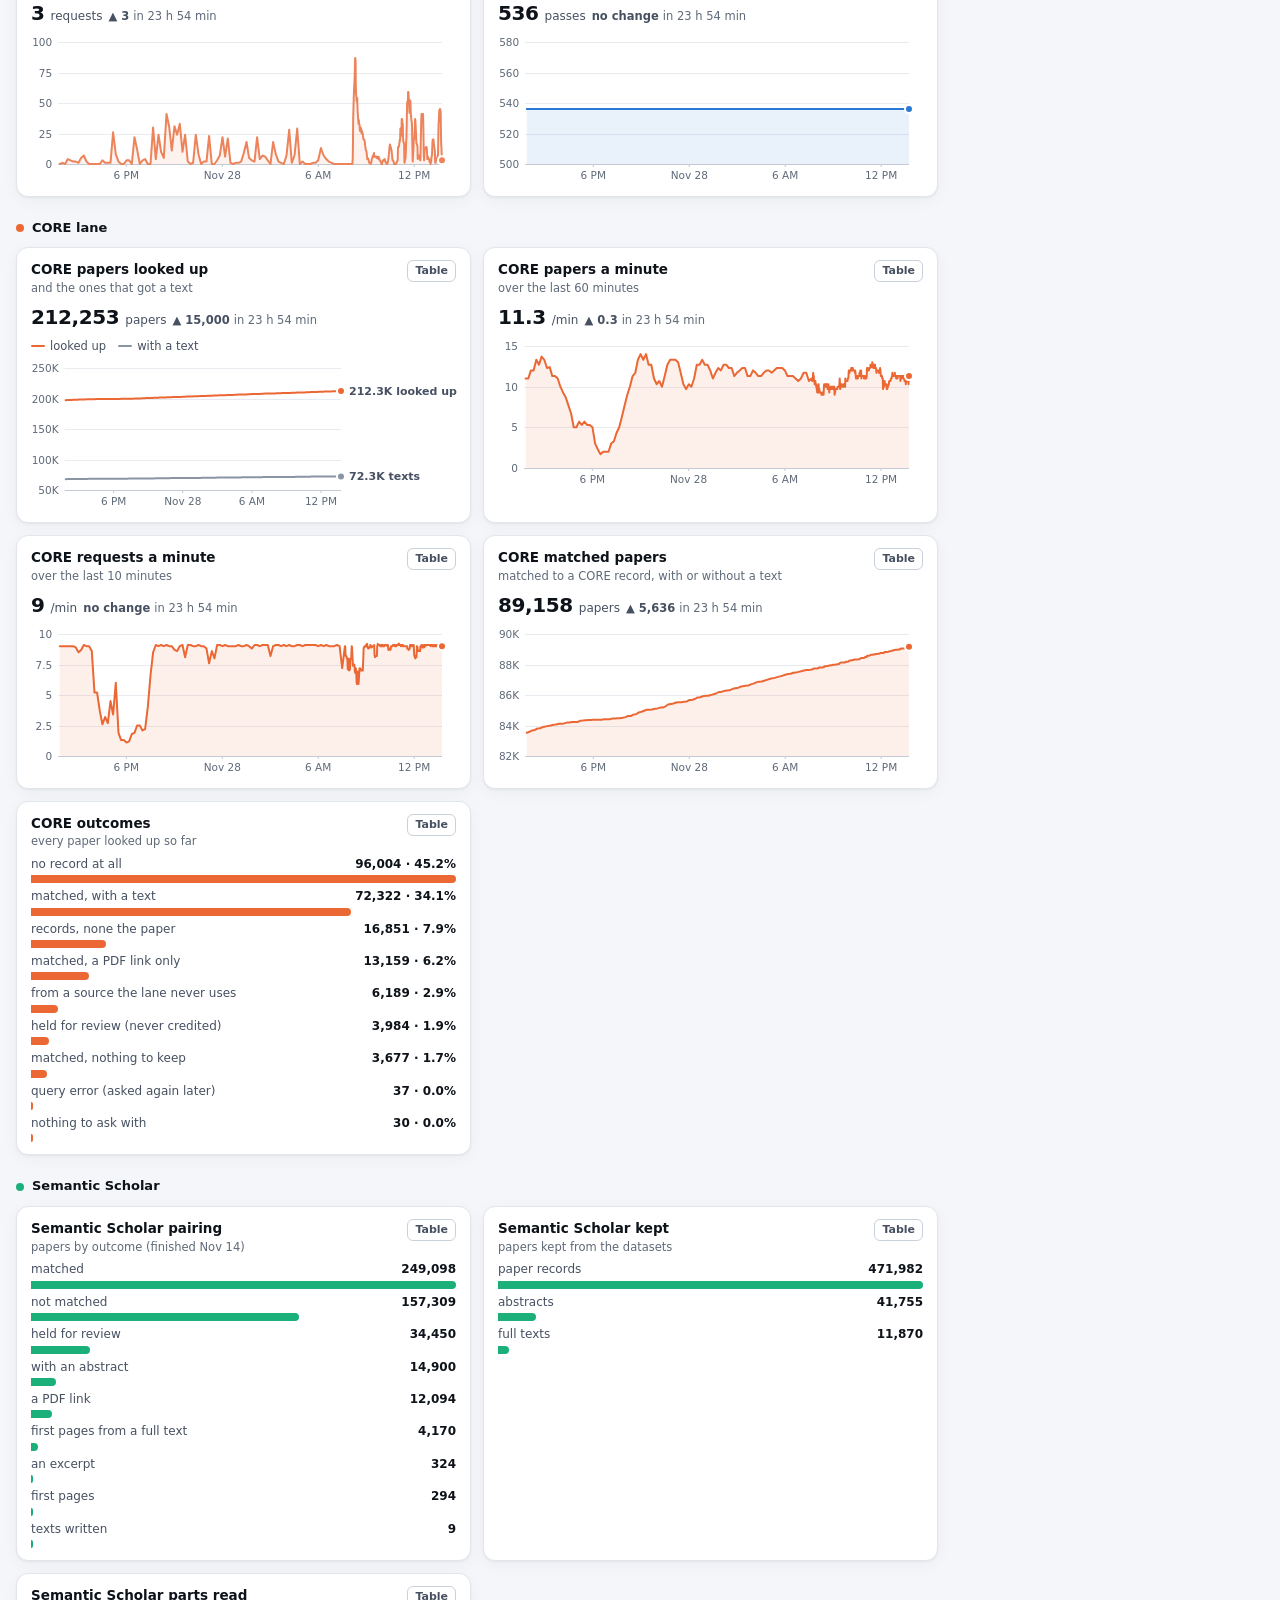
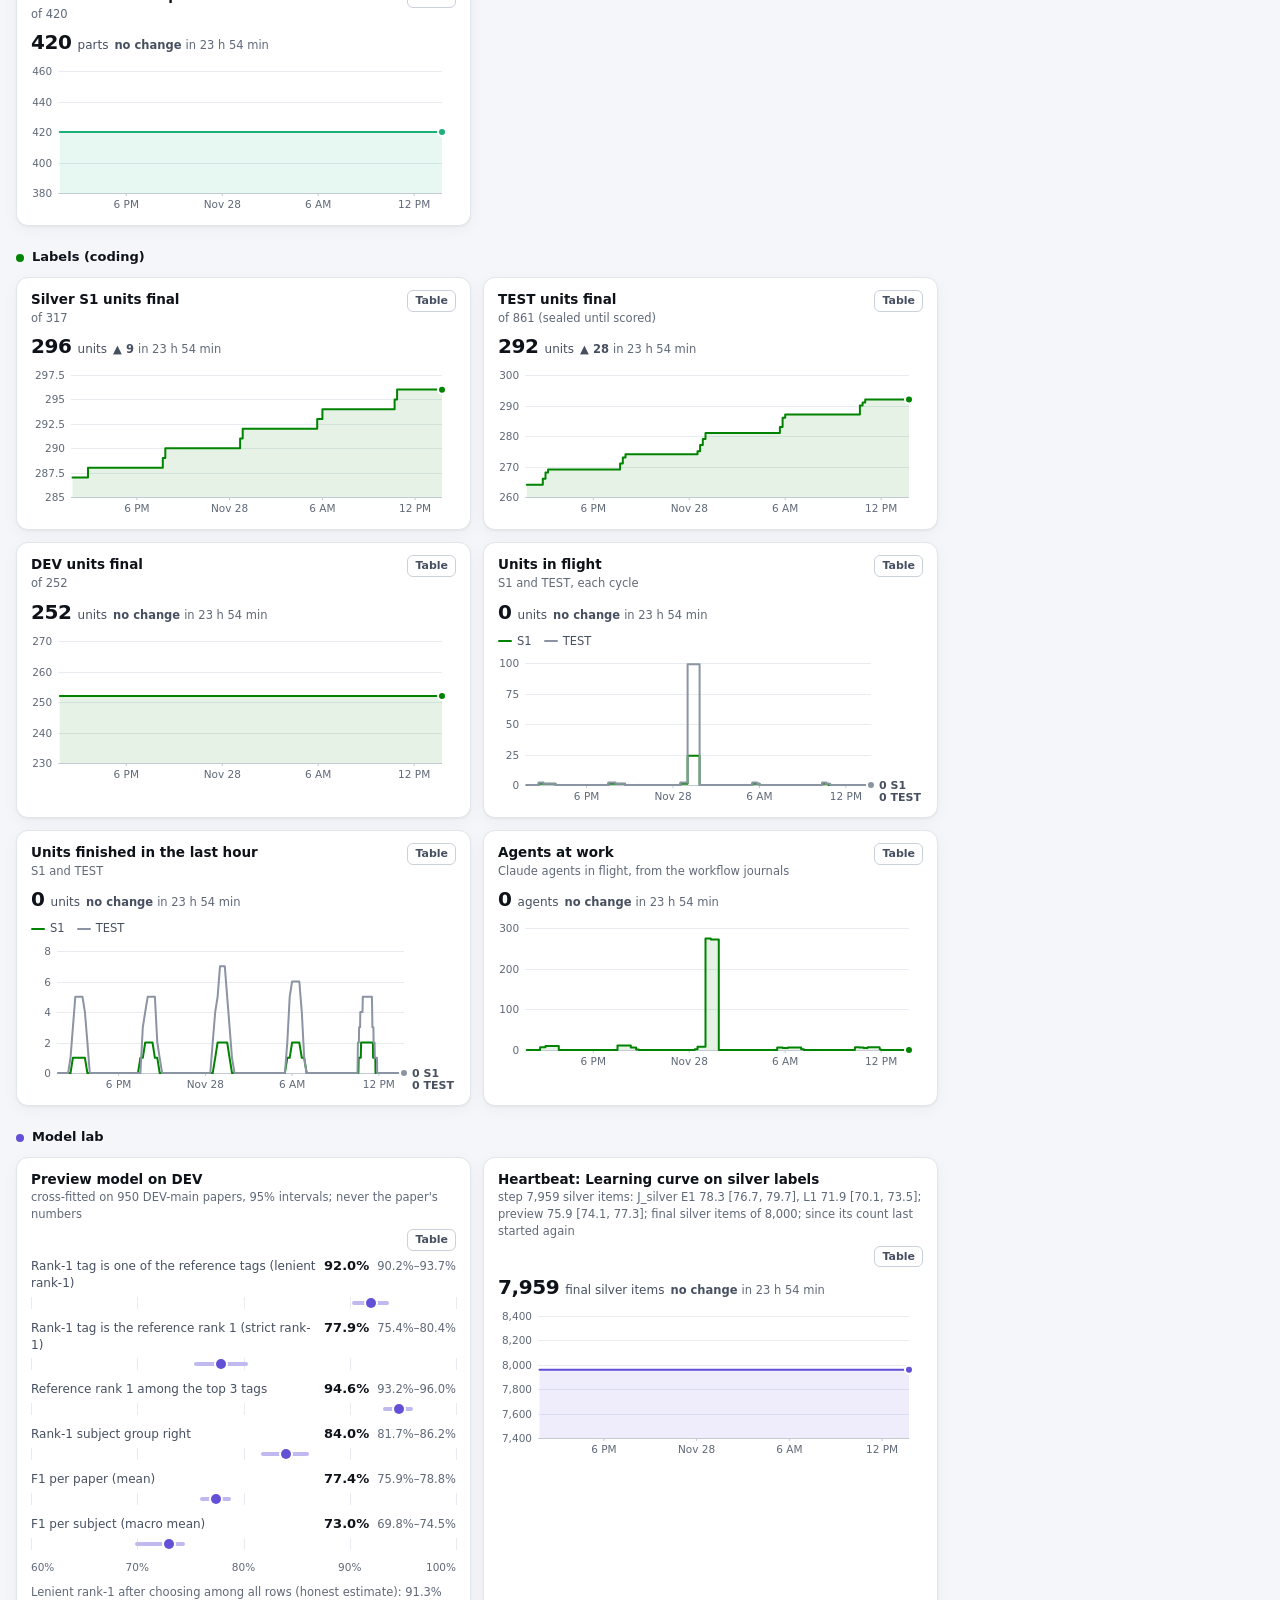
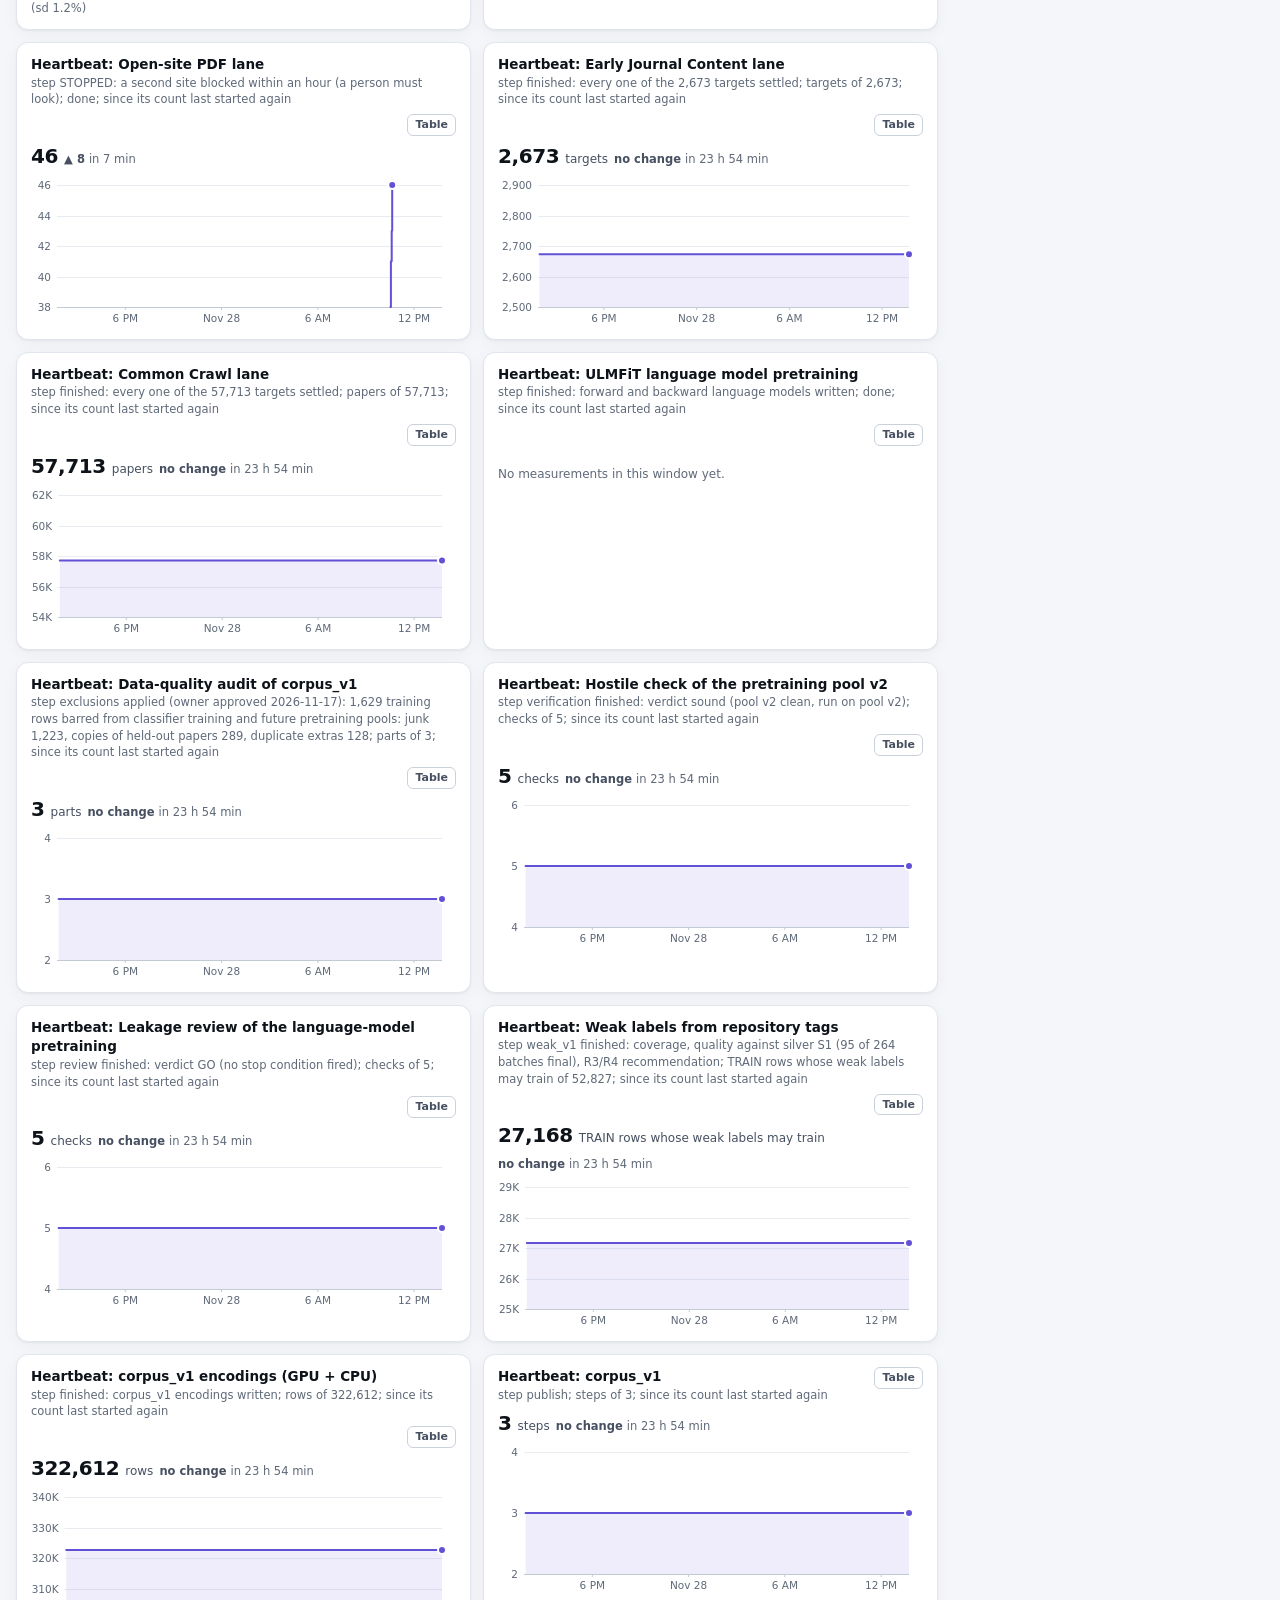
<file: site/index.html>
<!doctype html>
<html lang="en">
<head>
<meta charset="utf-8">
<meta name="viewport" content="width=device-width, initial-scale=1, viewport-fit=cover">
<title>Law Tags Mission Control</title>
<meta name="description" content="Live mission control for the law review subject-tags project: what runs now, every job's exact step, live measurements, the keep-alive runbook, and what comes next.">
<meta name="color-scheme" content="light dark">
<meta name="theme-color" content="#f4f6f9" media="(prefers-color-scheme: light)">
<meta name="theme-color" content="#0a0d12" media="(prefers-color-scheme: dark)">
<link rel="icon" href="data:image/svg+xml,%3Csvg xmlns='http://www.w3.org/2000/svg' viewBox='0 0 32 32'%3E%3Crect x='2' y='2' width='28' height='28' rx='8' fill='%230e131a'/%3E%3Cpath d='M7 21 L12 14 L16 18 L21 9 L25 13' fill='none' stroke='%23ffffff' stroke-width='2.6' stroke-linecap='round' stroke-linejoin='round'/%3E%3Ccircle cx='25' cy='13' r='3' fill='%230ca30c'/%3E%3C/svg%3E">
<link rel="stylesheet" href="style.css">
<script>
  document.documentElement.classList.add("js");
  try { var t = localStorage.getItem("progress-theme"); if (t === "light" || t === "dark") document.documentElement.setAttribute("data-theme", t); } catch (e) {}
</script>
</head>
<body>
<a class="skip" href="#main">Skip to the content</a>
<a class="skip" href="#toc" id="skip-toc">Skip to the contents</a>

<header class="topbar" id="top">
  <div class="wrap topbar-in">
    <a class="brand" href="#top" aria-label="Law Tags Mission Control, back to the top">
      <svg class="brand-mark" viewBox="0 0 32 32" aria-hidden="true" focusable="false"><rect x="2" y="2" width="28" height="28" rx="8"/><path d="M7 21 L12 14 L16 18 L21 9 L25 13"/><circle cx="25" cy="13" r="3"/></svg>
      <span class="brand-text"><span class="brand-name">Law Tags</span> <span class="brand-sub">Mission Control</span></span>
    </a>
    <div class="pulse-pill" id="pulse" data-state="loading">
      <span class="pulse-dot" aria-hidden="true"></span>
      <span class="pulse-word" id="pulse-word">Loading</span>
      <span class="pulse-age" id="pulse-age" aria-hidden="true">&ndash;</span>
      <span class="pulse-src" id="pulse-src"></span>
    </div>
    <div class="topbar-tools">
      <button type="button" class="btn ghost sm" id="refresh" title="Check for new data now">Check now</button>
      <button type="button" class="btn ghost sm" id="theme" aria-label="Color theme: follows the system. Press to change.">Auto</button>
    </div>
  </div>
  <div class="ticker" id="ticker" aria-label="Newest events">
    <div class="wrap ticker-in">
      <span class="ticker-tag" aria-hidden="true">Live log</span>
      <div class="ticker-view"><div class="ticker-track" id="ticker-track"></div></div>
    </div>
  </div>
  <div class="pollbar" aria-hidden="true"><span id="pollbar"></span></div>
</header>
<!-- the contents bar (below 1280 px it sits at the bottom of the screen; here, early in the order, for the keyboard) -->
<div class="toc-bar" id="toc-bar">
  <button type="button" class="toc-open" id="toc-open" aria-expanded="false" aria-controls="toc">
    <svg class="tb-ic" viewBox="0 0 24 24" aria-hidden="true" focusable="false"><path d="M4 6.5h16M4 12h16M4 17.5h10"/></svg>
    <span class="tb-label">Contents</span>
    <span class="tb-cur" id="tb-cur"></span>
    <span class="tb-new" id="tb-new" hidden></span>
    <svg class="tb-chev" viewBox="0 0 24 24" aria-hidden="true" focusable="false"><path d="M6 14.5l6-6l6 6"/></svg>
  </button>
</div>
<div class="wrap" id="alerts" aria-live="polite"></div>

<div class="layout wrap" id="layout">
<main id="main">
  <noscript><p class="banner crit">This page needs JavaScript to read its status file. The runbook: open Terminal on the Mac and run <code>lawrank status</code>, <code>lawrank start all</code>, <code>lawrank stop all</code> or <code>lawrank logs &lt;job&gt;</code>.</p></noscript>

  <section id="bridge" class="section bridge" aria-labelledby="bridge-h">
    <div class="bridge-head">
      <div class="bridge-title">
        <p class="eyebrow" id="bridge-eyebrow">Law review subject tags</p>
        <h1 id="bridge-h" class="headline">Loading the latest status&hellip;</h1>
        <p class="headline-more" id="headline-more"></p>
        <p class="subline" id="subline"></p>
      </div>
      <div class="range" role="group" aria-label="Trends cover" id="range">
        <span class="range-label">Trends</span>
        <button type="button" class="seg" data-range="3600" aria-pressed="false">1 h</button>
        <button type="button" class="seg" data-range="21600" aria-pressed="false">6 h</button>
        <button type="button" class="seg" data-range="86400" aria-pressed="true">24 h</button>
        <button type="button" class="seg" data-range="259200" aria-pressed="false">3 d</button>
        <button type="button" class="seg" data-range="0" aria-pressed="false">All</button>
      </div>
    </div>

    <div class="ka-strip" id="ka-strip" role="region" aria-label="Keep-alive at a glance"></div>

    <div class="bridge-grid">
      <div class="hero-tiles" id="hero-tiles"></div>
      <div class="card readiness" aria-labelledby="ready-h">
        <div class="card-head">
          <h2 id="ready-h" class="card-title">Readiness <span class="muted">by phase</span></h2>
          <span class="card-note" id="ready-note"></span>
        </div>
        <div class="ready-row" id="readiness"></div>
      </div>

      <aside class="bridge-side" aria-label="Keep-alive, runbook and where the work happens">
        <section class="card runbook" id="runbook" aria-labelledby="runbook-h">
          <div class="card-head">
            <h2 id="runbook-h" class="card-title">Keep-alive and runbook</h2>
            <span class="sv-chip" id="sv-chip"></span>
          </div>
          <p class="runbook-sentence" id="runbook-sentence">This page cannot start programs on the Mac; the supervisor restarts anything that stops within a few minutes, unless you stopped it on purpose.</p>
          <div id="runbook-warn"></div>
          <ul class="kr-list" id="kr-list" aria-label="Kept-alive jobs"></ul>
          <h3 class="mini-h">Run by hand</h3>
          <ul class="cmd-list" id="cmd-list" aria-label="General commands"></ul>
          <p class="runbook-how" id="runbook-how">To run a command by hand: open Terminal on the Mac, paste the command, press Return.</p>
        </section>
        <section class="card where-card" aria-labelledby="where-h">
          <div class="card-head"><h2 id="where-h" class="card-title">Where the work happens</h2></div>
          <div class="where" id="where"></div>
        </section>
      </aside>

      <div class="stat-groups" id="stat-groups"></div>
    </div>
  </section>

  <section id="running" class="section" aria-labelledby="running-h">
    <div class="section-head">
      <h2 id="running-h">Running now</h2>
      <p class="section-sub" id="running-sub">Every job, its exact current step, progress, pace and finish estimate. Tap a block for everything it reports.</p>
    </div>
    <div class="flight card" id="flight-card" aria-labelledby="flight-h">
      <div class="card-head">
        <h3 id="flight-h" class="card-title">Coding units in flight</h3>
        <span class="card-note" id="flight-note"></span>
      </div>
      <div class="team-strip" id="team-strip"></div>
      <div id="flight"></div>
    </div>
    <div class="job-grid" id="jobs"></div>
  </section>

  <section id="measurements" class="section" aria-labelledby="meas-h">
    <div class="section-head">
      <h2 id="meas-h">Measurements</h2>
      <p class="section-sub" id="meas-sub">Every lane and job, measured each cycle. Hover or tap a chart for exact values; each chart has a table view.</p>
    </div>
    <div id="charts"></div>
  </section>

  <section id="grids" class="section" aria-labelledby="grids-h">
    <div class="section-head">
      <h2 id="grids-h">Grids</h2>
      <p class="section-sub">One cell per coding unit, per journal pass and per CORE window: everything at once. Hover or tap a cell for its numbers.</p>
    </div>
    <div class="grid-cards" id="grid-cards"></div>
  </section>

  <section id="map" class="section" aria-labelledby="map-h">
    <div class="section-head">
      <h2 id="map-h">Mission map</h2>
      <p class="section-sub" id="map-sub">Five phases, each step with its status. Dates are estimates and say what they assume.</p>
    </div>
    <ol class="phases" id="phases"></ol>
    <div id="ops"></div>
    <div class="releases" id="releases"></div>
  </section>

  <section id="crew" class="section" aria-labelledby="crew-h">
    <div class="section-head">
      <h2 id="crew-h">Crew</h2>
      <p class="section-sub">Who does what. Each job keeps one color everywhere on this page.</p>
    </div>
    <div class="crew-grid" id="crew-grid"></div>
  </section>

  <section id="log" class="section" aria-labelledby="log-h">
    <div class="section-head">
      <h2 id="log-h">Mission log</h2>
      <p class="section-sub">What happened, newest first, as the jobs and the updater reported it.</p>
    </div>
    <div class="log-filters" id="log-filters" role="group" aria-label="Filter the log"></div>
    <ol class="log-list" id="log-list"></ol>
    <div class="log-more" id="log-more"></div>
  </section>

  <section id="milestones" class="section" aria-labelledby="ms-h">
    <div class="section-head">
      <h2 id="ms-h">Milestones and since you last checked</h2>
    </div>
    <div class="ms-grid">
      <div class="card" id="since-card"><div class="card-head"><h3 class="card-title">Since you last checked</h3><span class="card-note" id="since-note"></span></div><div id="since"></div></div>
      <div class="card"><div class="card-head"><h3 class="card-title">Milestones reached</h3></div><ol class="ms-list" id="ms-list"></ol></div>
      <div class="card"><div class="card-head"><h3 class="card-title">Coming up</h3><span class="card-note">estimates</span></div><ol class="ms-list" id="ms-next"></ol></div>
    </div>
    <div class="badges" id="badges" aria-label="Badges earned"></div>
  </section>

  <section id="notes" class="section" aria-labelledby="notes-h">
    <div class="section-head">
      <h2 id="notes-h">Talk to the team</h2>
    </div>
    <div class="card notes" id="notes-body"></div>
  </section>

  <section id="links" class="section" aria-labelledby="links-h">
    <div class="section-head">
      <h2 id="links-h">Links</h2>
    </div>
    <div class="links" id="links-body"></div>
  </section>

  <section id="everything" class="section" aria-labelledby="every-h">
    <div class="section-head">
      <h2 id="every-h">Everything in one place</h2>
      <p class="section-sub">The private test page, the public sites, every command to run at the Mac, and where the runbook lives.</p>
    </div>
    <div class="every-grid">
      <div class="card every-test" aria-labelledby="every-pv-h">
        <div class="card-head">
          <h3 class="card-title" id="every-pv-h">Private test page</h3>
          <span class="every-state" id="every-state"></span>
        </div>
        <p class="every-what">The preview model: paste an abstract or upload a PDF and see its ranked subject tags.</p>
        <div class="every-open">
          <a class="btn primary" id="every-test-link" href="https://law-reitinger-01.tail2c9d5e.ts.net/" target="_blank" rel="noopener noreferrer" referrerpolicy="no-referrer">Open the private test page</a>
          <code class="every-host">law-reitinger-01.tail2c9d5e.ts.net</code>
        </div>
        <p class="every-private"><b>Private:</b> opens only on your own Tailscale devices (your phone, and this Mac with Tailscale on). Anyone else gets no answer. On the Mac itself: <code class="every-host">localhost:8765</code></p>
        <p class="every-live" id="every-live">A Hugging Face Space would need a paid plan, so the test page stays on the Mac and is reached over Tailscale.</p>
      </div>
      <div class="card" aria-labelledby="every-web-h">
        <div class="card-head"><h3 class="card-title" id="every-web-h">On the web</h3><span class="card-note">public</span></div>
        <ul class="link-list">
          <li><a href="https://nathanreitinger.github.io/lawrank-progress/" target="_blank" rel="noopener noreferrer">This page</a><small>nathanreitinger.github.io/lawrank-progress</small></li>
          <li><a href="https://github.com/nathanReitinger/lawrank-progress" target="_blank" rel="noopener noreferrer">Its source</a><small>github.com/nathanReitinger/lawrank-progress</small></li>
          <li><a href="https://nathanreitinger.github.io/lawRankings/" target="_blank" rel="noopener noreferrer">The law school rankings site</a><small>nathanreitinger.github.io/lawRankings</small></li>
          <li><a href="https://huggingface.co/nathanReitinger" target="_blank" rel="noopener noreferrer">Hugging Face profile</a><small>huggingface.co/nathanReitinger · models start private</small></li>
        </ul>
      </div>
      <div class="card every-cmds" aria-labelledby="every-cmd-h">
        <div class="card-head"><h3 class="card-title" id="every-cmd-h">The lawrank commands</h3><span class="card-note">run at the Mac</span></div>
        <ul class="cmd-list" id="every-cmds">
          <li class="cmd-row"><code>lawrank status</code></li>
          <li class="cmd-row"><code>lawrank start all</code></li>
          <li class="cmd-row"><code>lawrank stop all</code></li>
          <li class="cmd-row"><code>lawrank check</code></li>
          <li class="cmd-row"><code>lawrank logs &lt;job&gt;</code></li>
          <li class="cmd-row"><code>lawrank supervisor on</code></li>
          <li class="cmd-row"><code>lawrank supervisor status</code></li>
          <li class="cmd-row"><code>lawrank help</code></li>
        </ul>
        <p class="runbook-how">To run one: open Terminal on the Mac, paste it, press Return. This page cannot run anything itself.</p>
      </div>
      <div class="card every-book" aria-labelledby="every-book-h">
        <div class="card-head"><h3 class="card-title" id="every-book-h">The runbook</h3><span class="card-note">on the Mac only</span></div>
        <p class="every-file"><b>RUNBOOK.md</b> in the project folder on the Mac.</p>
        <p class="every-what">Every lawrank command, what to do if everything stopped, what each stop file means, how the supervisor works, and how to open the private test page on your phone.</p>
      </div>
    </div>
  </section>
</main>

<aside class="toc" id="toc" aria-labelledby="toc-h">
  <div class="toc-head">
    <h2 class="toc-title" id="toc-h">Contents</h2>
    <span class="toc-key"><i class="toc-dot" aria-hidden="true"></i>new since you looked</span>
    <button type="button" class="btn sm toc-close" id="toc-close">Close</button>
  </div>
  <section class="toc-latest" aria-labelledby="lu-h">
    <h3 class="lu-h" id="lu-h">Latest updates <span class="lu-state" id="lu-state"></span></h3>
    <ol class="lu-list" id="lu-list"></ol>
  </section>
  <nav class="toc-nav" aria-label="Sections">
    <ol class="toc-list" id="toc-list">
      <li class="toc-item" data-sec="bridge"><a href="#bridge"><span class="toc-name">Bridge</span><span class="toc-line"></span><span class="toc-age"></span></a></li>
      <li class="toc-item" data-sec="runbook"><a href="#runbook"><span class="toc-name">Keep-alive</span><span class="toc-line"></span><span class="toc-age"></span></a></li>
      <li class="toc-item" data-sec="running"><a href="#running"><span class="toc-name">Running now</span><span class="toc-line"></span><span class="toc-age"></span></a></li>
      <li class="toc-item" data-sec="measurements"><a href="#measurements"><span class="toc-name">Measurements</span><span class="toc-line"></span><span class="toc-age"></span></a>
        <ul class="toc-subs" aria-label="Measurement groups">
          <li><a href="#m-harvest" data-sub="harvest"><span class="ts-name">Harvest</span><span class="ts-line"></span><span class="ts-age"></span></a></li>
          <li><a href="#m-core" data-sub="core"><span class="ts-name">CORE</span><span class="ts-line"></span><span class="ts-age"></span></a></li>
          <li><a href="#m-s2" data-sub="s2"><span class="ts-name">Sem. Scholar</span><span class="ts-line"></span><span class="ts-age"></span></a></li>
          <li><a href="#m-coding" data-sub="coding"><span class="ts-name">Labels</span><span class="ts-line"></span><span class="ts-age"></span></a></li>
          <li><a href="#m-model" data-sub="model"><span class="ts-name">Model lab</span><span class="ts-line"></span><span class="ts-age"></span></a></li>
          <li><a href="#m-machine" data-sub="machine"><span class="ts-name">Machine</span><span class="ts-line"></span><span class="ts-age"></span></a></li>
        </ul>
      </li>
      <li class="toc-item" data-sec="grids"><a href="#grids"><span class="toc-name">Grids</span><span class="toc-line"></span><span class="toc-age"></span></a></li>
      <li class="toc-item" data-sec="map"><a href="#map"><span class="toc-name">Mission map</span><span class="toc-line"></span><span class="toc-age"></span></a></li>
      <li class="toc-item" data-sec="crew"><a href="#crew"><span class="toc-name">Crew</span><span class="toc-line"></span><span class="toc-age"></span></a></li>
      <li class="toc-item" data-sec="log"><a href="#log"><span class="toc-name">Mission log</span><span class="toc-line"></span><span class="toc-age"></span></a></li>
      <li class="toc-item" data-sec="milestones"><a href="#milestones"><span class="toc-name">Milestones</span><span class="toc-line"></span><span class="toc-age"></span></a></li>
      <li class="toc-item" data-sec="notes"><a href="#notes"><span class="toc-name">Talk to the team</span><span class="toc-line"></span><span class="toc-age"></span></a></li>
      <li class="toc-item" data-sec="links"><a href="#links"><span class="toc-name">Links</span><span class="toc-line"></span><span class="toc-age"></span></a></li>
      <li class="toc-item" data-sec="everything"><a href="#everything"><span class="toc-name">Everything in one place</span><span class="toc-line"></span><span class="toc-age"></span></a></li>
    </ol>
  </nav>
</aside>
</div>
<div class="toc-scrim" id="toc-scrim" hidden></div>

<footer class="foot">
  <div class="wrap foot-in" id="foot"></div>
</footer>

<div class="tip" id="tip" role="tooltip" hidden></div>
<div class="sr-only" id="sr-live" aria-live="polite"></div>
<script src="app.js"></script>
</body>
</html>
</file>
<file: site/style.css>
/* Law Tags Mission Control (v2).
   Layout: a live console. A sticky top bar with the data's pulse and a scrolling live log; the bridge (headline, big
   live tiles, readiness) beside the keep-alive runbook; then dense cards on a 12-column grid: running jobs, measurement
   small multiples, cell grids, the mission map, crew, log, milestones, notes, links.
   Color: ink on cool white, thin borders, one link/focus blue; crew hues (dataviz slots 1-7, fixed order) only on
   data marks beside a name; status colors (good / warning / serious / critical) only with an icon and a word. */

:root {
  --bg: #f4f6f9;
  --surface: #ffffff;
  --inset: #eef1f5;
  --inset-2: #e5e9ef;
  --line: #e1e6ec;
  --line-2: #c9d1db;
  --ink: #0e131a;
  --ink-2: #465061;
  --ink-3: #5f6978;
  --link: #1f5fae;
  --focus: #1f5fae;
  --grid: #e8ecf1;
  --axis: #c3cad4;
  --wash: rgba(14, 19, 26, 0.04);
  --shadow: 0 1px 2px rgba(14, 19, 26, 0.05), 0 4px 16px rgba(14, 19, 26, 0.04);

  /* status marks (fixed scale) and status text */
  --good: #0ca30c;
  --warn: #fab219;
  --serious: #ec835a;
  --crit: #d03b3b;
  --good-ink: #006300;
  --warn-ink: #8a5a00;
  --serious-ink: #a8461f;
  --crit-ink: #b42323;
  --good-bg: #e9f6e9;
  --warn-bg: #fff5dc;
  --serious-bg: #fdeee7;
  --crit-bg: #fcebeb;
  --info-bg: #e9f1fb;

  /* crew hues: dataviz categorical slots 1-7, fixed order (light steps) */
  --c1: #2a78d6;
  --c2: #eb6834;
  --c3: #1baf7a;
  --c4: #eda100;
  --c5: #e87ba4;
  --c6: #008300;
  --c7: #6250d6;
  --c0: #8b94a3;          /* de-emphasis gray for context series */
  --on-fill: #ffffff;

  /* sequential blue ramp (dataviz), for magnitude cells */
  --q1: #cde2fb;
  --q2: #9ec5f4;
  --q3: #6da7ec;
  --q4: #3987e5;
  --q5: #256abf;

  --font: system-ui, -apple-system, "Segoe UI", Roboto, "Helvetica Neue", Arial, sans-serif;
  --mono: ui-monospace, "SF Mono", SFMono-Regular, Menlo, Consolas, "Liberation Mono", monospace;
  --r: 12px;
  --r-sm: 8px;
  --gap: 12px;
  --toc-w: 304px;         /* the contents rail (1280 px and wider) */
  --head-h: 86px;         /* the sticky top bar; the page measures it and sets the real height */
  color-scheme: light;
}

@media (prefers-color-scheme: dark) {
  :root:not([data-theme="light"]) {
    --bg: #0a0d12;
    --surface: #11161d;
    --inset: #181e27;
    --inset-2: #202733;
    --line: #232b37;
    --line-2: #34404f;
    --ink: #eef1f5;
    --ink-2: #b8c0cc;
    --ink-3: #939cab;
    --link: #79b0f0;
    --focus: #79b0f0;
    --grid: #1d242e;
    --axis: #3a4554;
    --wash: rgba(255, 255, 255, 0.04);
    --shadow: 0 1px 2px rgba(0, 0, 0, 0.4);
    --good-ink: #3fbf3f;
    --warn-ink: #f2b84b;
    --serious-ink: #f39a74;
    --crit-ink: #ff8a85;
    --good-bg: #10261a;
    --warn-bg: #2b2210;
    --serious-bg: #2d1a12;
    --crit-bg: #2e1416;
    --info-bg: #13243a;
    --c1: #3987e5;
    --c2: #d95926;
    --c3: #199e70;
    --c4: #c98500;
    --c5: #d55181;
    --c6: #0ca30c;
    --c7: #9085e9;
    --c0: #6b7584;
    --q1: #104281;
    --q2: #184f95;
    --q3: #256abf;
    --q4: #3987e5;
    --q5: #6da7ec;
    color-scheme: dark;
  }
}
:root[data-theme="dark"] {
  --bg: #0a0d12;
  --surface: #11161d;
  --inset: #181e27;
  --inset-2: #202733;
  --line: #232b37;
  --line-2: #34404f;
  --ink: #eef1f5;
  --ink-2: #b8c0cc;
  --ink-3: #939cab;
  --link: #79b0f0;
  --focus: #79b0f0;
  --grid: #1d242e;
  --axis: #3a4554;
  --wash: rgba(255, 255, 255, 0.04);
  --shadow: 0 1px 2px rgba(0, 0, 0, 0.4);
  --good-ink: #3fbf3f;
  --warn-ink: #f2b84b;
  --serious-ink: #f39a74;
  --crit-ink: #ff8a85;
  --good-bg: #10261a;
  --warn-bg: #2b2210;
  --serious-bg: #2d1a12;
  --crit-bg: #2e1416;
  --info-bg: #13243a;
  --c1: #3987e5;
  --c2: #d95926;
  --c3: #199e70;
  --c4: #c98500;
  --c5: #d55181;
  --c6: #0ca30c;
  --c7: #9085e9;
  --c0: #6b7584;
  --q1: #104281;
  --q2: #184f95;
  --q3: #256abf;
  --q4: #3987e5;
  --q5: #6da7ec;
  color-scheme: dark;
}

/* ------------------------------------------------------------------ base */
*, *::before, *::after { box-sizing: border-box; }
html { -webkit-text-size-adjust: 100%; text-size-adjust: 100%; scroll-padding-top: calc(var(--head-h) + 12px); }
body {
  margin: 0;
  background: var(--bg);
  color: var(--ink);
  font: 14px/1.45 var(--font);
  padding-bottom: env(safe-area-inset-bottom, 0px);
}
body::before {   /* paints the band above the sticky bar on a phone with a notch */
  content: ""; position: fixed; inset: 0 0 auto; height: env(safe-area-inset-top, 0px); z-index: 30;
  background: var(--surface);
}
h1, h2, h3, h4 { margin: 0; line-height: 1.2; text-wrap: balance; }
p { margin: 0; }
ul, ol { margin: 0; padding: 0; list-style: none; }
a { color: var(--link); text-underline-offset: 2px; }
a:hover { text-decoration-thickness: 2px; }
code, .mono { font-family: var(--mono); font-size: 0.92em; }
button { font: inherit; color: inherit; }
img, svg, canvas { max-width: 100%; }
[hidden] { display: none !important; }
:focus-visible { outline: 2px solid var(--focus); outline-offset: 2px; border-radius: 4px; }
.sr-only { position: absolute; width: 1px; height: 1px; padding: 0; margin: -1px; overflow: hidden; clip: rect(0 0 0 0); white-space: nowrap; border: 0; }
.skip { position: absolute; left: 16px; top: -48px; z-index: 50; background: var(--surface); color: var(--ink); padding: 8px 12px; border-radius: var(--r-sm); border: 1px solid var(--line-2); }
.skip:focus { top: calc(8px + env(safe-area-inset-top, 0px)); }
.muted { color: var(--ink-3); font-weight: 400; }
.num { font-variant-numeric: tabular-nums; }

.wrap {
  max-width: 1400px;
  margin: 0 auto;
  padding-left: max(16px, env(safe-area-inset-left, 0px));
  padding-right: max(16px, env(safe-area-inset-right, 0px));
}

/* ------------------------------------------------------------------ buttons, chips */
.btn {
  display: inline-flex; align-items: center; gap: 6px; min-height: 32px; padding: 0 12px;
  border-radius: 999px; border: 1px solid var(--line-2); background: var(--surface); color: var(--ink);
  cursor: pointer; font-size: 13px; font-weight: 550; text-decoration: none; white-space: nowrap;
}
.btn:hover { background: var(--inset); }
.btn.primary { background: var(--ink); color: var(--surface); border-color: var(--ink); }
.btn.primary:hover { opacity: 0.88; background: var(--ink); }
.btn.ghost { background: transparent; }
.btn.ghost:hover { background: var(--wash); }
.btn.sm { min-height: 28px; padding: 0 10px; font-size: 12.5px; }
.btn[aria-pressed="true"] { background: var(--ink); color: var(--surface); border-color: var(--ink); }

.chip {
  display: inline-flex; align-items: center; gap: 5px; padding: 1px 8px; border-radius: 999px;
  font-size: 11.5px; font-weight: 600; line-height: 18px; white-space: nowrap;
  background: var(--inset); color: var(--ink-2); border: 1px solid transparent;
}
.chip.est { background: transparent; border: 1px dashed var(--line-2); color: var(--ink-2); font-weight: 550; }
.chip.on { background: var(--good-bg); color: var(--good-ink); }
.chip.off { background: var(--inset); color: var(--ink-2); border-color: var(--line-2); }

/* status light: always a mark plus a word */
.light { display: inline-flex; align-items: center; gap: 6px; font-size: 12px; font-weight: 650; white-space: nowrap; color: var(--ink-2); }
.light > i { width: 9px; height: 9px; border-radius: 50%; background: var(--c0); flex: none; box-shadow: 0 0 0 2px var(--surface); }
.light > svg { width: 13px; height: 13px; flex: none; }
.light.go { color: var(--good-ink); }
.light.go > i { background: var(--good); }
.light.wait { color: var(--warn-ink); }
.light.wait > i { background: var(--warn); }
.light.stop { color: var(--crit-ink); }
.light.stop > i { background: var(--crit); }
.light.rest > i { background: transparent; border: 2px solid var(--ink-3); }
.light.done { color: var(--ink-2); }
.light.done > svg { stroke: var(--good); }
.light.unknown > svg { stroke: var(--ink-3); }
.light.go.live > i { animation: breathe 2.4s ease-in-out infinite; }
@keyframes breathe { 0%, 100% { box-shadow: 0 0 0 2px var(--surface), 0 0 0 2px rgba(12, 163, 12, 0.0); } 50% { box-shadow: 0 0 0 2px var(--surface), 0 0 0 6px rgba(12, 163, 12, 0.22); } }

/* ------------------------------------------------------------------ top bar */
.topbar {
  position: sticky; top: env(safe-area-inset-top, 0px); z-index: 20;
  background: var(--surface); border-bottom: 1px solid var(--line);
}
.topbar-in { display: flex; align-items: center; gap: 12px; min-height: 52px; flex-wrap: wrap; padding-block: 6px; }
.brand { display: inline-flex; align-items: center; gap: 9px; color: var(--ink); text-decoration: none; min-width: 0; }
.brand-mark { width: 28px; height: 28px; flex: none; }
.brand-mark rect { fill: var(--ink); }
.brand-mark path { fill: none; stroke: var(--surface); stroke-width: 2.6; stroke-linecap: round; stroke-linejoin: round; }
.brand-mark circle { fill: var(--good); }
.brand-text { font-size: 16px; font-weight: 750; letter-spacing: -0.01em; white-space: nowrap; }
.brand-sub { font-weight: 450; color: var(--ink-2); }
.topbar-tools { display: flex; gap: 6px; margin-left: auto; }

.pulse-pill {
  display: inline-flex; align-items: center; gap: 8px; min-height: 30px; padding: 0 12px 0 10px;
  border-radius: 999px; border: 1px solid var(--line); background: var(--inset); font-size: 12.5px; min-width: 0;
}
.pulse-dot { width: 9px; height: 9px; border-radius: 50%; background: var(--c0); flex: none; position: relative; }
.pulse-word { font-weight: 700; }
.pulse-age { font-variant-numeric: tabular-nums; font-weight: 600; color: var(--ink); white-space: nowrap; }
.pulse-src { color: var(--ink-2); white-space: nowrap; overflow: hidden; text-overflow: ellipsis; }
.pulse-pill[data-state="live"] .pulse-dot { background: var(--good); }
.pulse-pill[data-state="live"] .pulse-dot::after {
  content: ""; position: absolute; inset: -4px; border-radius: 50%; border: 2px solid var(--good);
  animation: ping 2s cubic-bezier(0, 0, 0.2, 1) infinite;
}
.pulse-pill[data-state="live"] .pulse-word { color: var(--good-ink); }
.pulse-pill[data-state="late"] .pulse-dot, .pulse-pill[data-state="undated"] .pulse-dot { background: var(--warn); }
.pulse-pill[data-state="late"] .pulse-word, .pulse-pill[data-state="undated"] .pulse-word { color: var(--warn-ink); }
.pulse-pill[data-state="stale"] .pulse-dot, .pulse-pill[data-state="error"] .pulse-dot { background: var(--crit); }
.pulse-pill[data-state="stale"] .pulse-word, .pulse-pill[data-state="error"] .pulse-word { color: var(--crit-ink); }
.pulse-pill.flash { animation: flash 1.2s ease-out; }
@keyframes ping { 0% { transform: scale(0.6); opacity: 0.9; } 80%, 100% { transform: scale(1.7); opacity: 0; } }
@keyframes flash { 0% { background: var(--good-bg); } 100% { background: var(--inset); } }

.ticker { border-top: 1px solid var(--line); background: var(--inset); }
.ticker-in { display: flex; align-items: center; gap: 10px; height: 30px; }
.ticker-tag {
  flex: none; font-size: 10.5px; font-weight: 800; letter-spacing: 0.08em; text-transform: uppercase; color: var(--good-ink);
  display: inline-flex; align-items: center; gap: 6px;
}
.ticker-tag::before { content: ""; width: 6px; height: 6px; border-radius: 50%; background: var(--good); }
.ticker-view { flex: 1; min-width: 0; overflow: hidden; mask-image: linear-gradient(90deg, transparent, #000 3%, #000 94%, transparent); }
.ticker-track { display: inline-flex; gap: 28px; white-space: nowrap; will-change: transform; font-size: 12.5px; color: var(--ink-2); }
.ticker-track.run { animation: marquee var(--dur, 60s) linear infinite; }
.ticker-view:hover .ticker-track, .ticker-view:focus-within .ticker-track { animation-play-state: paused; }
.tk { display: inline-flex; align-items: center; gap: 6px; }
.tk b { color: var(--ink); font-weight: 600; }
.tk time { font-variant-numeric: tabular-nums; color: var(--ink-3); }
.tk .dot { width: 7px; height: 7px; border-radius: 50%; background: var(--crew, var(--c0)); flex: none; }
@keyframes marquee { from { transform: translateX(0); } to { transform: translateX(-50%); } }

/* ------------------------------------------------------------------ alerts and banners */
#alerts { display: grid; gap: 8px; padding-block: 12px 0; }
#alerts:empty { display: none; }
.banner {
  display: flex; gap: 10px; align-items: flex-start; padding: 10px 14px; border-radius: var(--r-sm);
  border: 1px solid var(--line); background: var(--surface); font-size: 13.5px;
}
.banner > svg { width: 18px; height: 18px; flex: none; margin-top: 1px; }
.banner .b-body { flex: 1; min-width: 0; display: flex; flex-wrap: wrap; gap: 4px 10px; align-items: center; }
.banner .b-sev { font-weight: 750; }
.banner.crit { background: var(--crit-bg); border-color: color-mix(in srgb, var(--crit) 35%, transparent); }
.banner.crit .b-sev, .banner.crit > svg { color: var(--crit-ink); stroke: var(--crit-ink); }
.banner.warn { background: var(--warn-bg); border-color: color-mix(in srgb, var(--warn) 45%, transparent); }
.banner.warn .b-sev, .banner.warn > svg { color: var(--warn-ink); stroke: var(--warn-ink); }
.banner.info { background: var(--info-bg); }
.banner.info > svg { stroke: var(--link); }

/* ------------------------------------------------------------------ sections and cards */
main { display: grid; gap: 40px; padding-block: 16px 48px; }
.section { display: grid; gap: 14px; min-width: 0; }
.section-head { display: flex; flex-wrap: wrap; align-items: baseline; gap: 4px 14px; }
.section-head h2 { font-size: 21px; font-weight: 750; letter-spacing: -0.015em; }
.section-sub { color: var(--ink-2); font-size: 13.5px; max-width: 75ch; }
.card {
  background: var(--surface); border: 1px solid var(--line); border-radius: var(--r); padding: 14px 16px;
  min-width: 0; box-shadow: var(--shadow);
}
.card > *, .drill-body > *, .bridge-side > *, .section > * { min-width: 0; }   /* wide tables scroll inside their own box */
.card-head { display: flex; align-items: center; flex-wrap: wrap; gap: 6px 10px; margin-bottom: 10px; }
.card-title { font-size: 15px; font-weight: 700; letter-spacing: -0.005em; }
.card-note { color: var(--ink-3); font-size: 12px; margin-left: auto; }
.mini-h { font-size: 11px; font-weight: 750; letter-spacing: 0.07em; text-transform: uppercase; color: var(--ink-3); margin: 14px 0 6px; }
.eyebrow { font-size: 11.5px; font-weight: 700; letter-spacing: 0.08em; text-transform: uppercase; color: var(--ink-3); }
.placeholder { color: var(--ink-3); font-size: 13px; padding: 6px 0; }

/* ------------------------------------------------------------------ bridge */
.bridge-head { display: flex; flex-wrap: wrap; gap: 12px 24px; align-items: flex-end; justify-content: space-between; }
.bridge-title { display: grid; gap: 6px; min-width: 0; max-width: 960px; }
.headline { font-size: clamp(19px, 2vw, 25px); font-weight: 700; letter-spacing: -0.018em; line-height: 1.25; }
.headline-more { font-size: 14px; color: var(--ink-2); max-width: 110ch; line-height: 1.45; }
.subline { color: var(--ink-2); font-size: 13px; display: flex; flex-wrap: wrap; gap: 4px 14px; }
.subline b { color: var(--ink); font-weight: 650; }
.range { display: inline-flex; align-items: center; gap: 2px; padding: 3px; border-radius: 999px; background: var(--inset); border: 1px solid var(--line); flex: none; }
.range-label { font-size: 11.5px; font-weight: 700; color: var(--ink-3); padding: 0 8px 0 6px; text-transform: uppercase; letter-spacing: 0.06em; }
.seg { border: 0; background: transparent; border-radius: 999px; padding: 4px 10px; font-size: 12.5px; font-weight: 600; color: var(--ink-2); cursor: pointer; min-height: 26px; }
.seg:hover { color: var(--ink); background: var(--wash); }
.seg[aria-pressed="true"] { background: var(--surface); color: var(--ink); box-shadow: 0 0 0 1px var(--line-2); }

/* desktop: tiles, readiness and the stat rows on the left, the runbook beside them; narrower: the runbook right
   after readiness, so it stays on the first screens of a phone */
.bridge-grid {
  display: grid; gap: var(--gap); align-items: start;
  grid-template-columns: minmax(0, 1fr) minmax(0, 380px);
  grid-template-areas: "hero hero" "ready side" "stats side";
}
.hero-tiles { grid-area: hero; }
.readiness { grid-area: ready; }
.bridge-side { grid-area: side; display: grid; gap: var(--gap); align-content: start; min-width: 0; }
.stat-groups { grid-area: stats; }
.where-card .card-head { margin-bottom: 6px; }

.hero-tiles { display: grid; gap: var(--gap); grid-template-columns: repeat(5, minmax(0, 1fr)); }
.hero {
  position: relative; display: grid; gap: 4px; align-content: start; padding: 14px 16px 12px; min-width: 0;
  background: var(--surface); border: 1px solid var(--line); border-radius: var(--r); box-shadow: var(--shadow);
}
.hero-top { display: flex; align-items: center; gap: 6px; min-width: 0; }
.hero-label { font-size: 12.5px; font-weight: 650; color: var(--ink-2); min-width: 0; }
.hero-val { display: flex; align-items: baseline; gap: 5px; flex-wrap: wrap; }
.hero-num { font-size: clamp(24px, 2.05vw, 36px); font-weight: 700; letter-spacing: -0.03em; line-height: 1.05; white-space: nowrap; }
.hero-pre { font-size: 0.6em; font-weight: 600; color: var(--ink-2); margin-right: 1px; }
.hero-unit { font-size: 15px; font-weight: 550; color: var(--ink-2); }
.hero-unit.tight { margin-left: -4px; }
.hero-sub { font-size: 12px; color: var(--ink-2); display: flex; flex-wrap: wrap; gap: 2px 8px; }
.hero-chart { height: 46px; margin-top: 4px; position: relative; }
.hero-foot { font-size: 11.5px; color: var(--ink-3); display: flex; gap: 8px; flex-wrap: wrap; align-items: center; }
.crew-dot { width: 8px; height: 8px; border-radius: 50%; background: var(--crew, var(--c0)); flex: none; display: inline-block; }

.info-btn {
  width: 18px; height: 18px; border-radius: 50%; border: 1px solid var(--line-2); background: transparent; color: var(--ink-3);
  font: 700 10.5px/1 var(--font); cursor: help; display: inline-grid; place-items: center; flex: none; padding: 0;
}
.info-btn:hover, .info-btn[aria-expanded="true"] { color: var(--ink); border-color: var(--ink-3); }
.info-pop { font-size: 12px; color: var(--ink-2); background: var(--inset); border-radius: var(--r-sm); padding: 8px 10px; }

.delta { font-size: 11.5px; font-weight: 650; font-variant-numeric: tabular-nums; white-space: nowrap; color: var(--ink-2); }
.delta.good { color: var(--good-ink); }
.delta.bad { color: var(--crit-ink); }
.delta .win { font-weight: 450; color: var(--ink-3); }

/* readiness (the quality score) */
.ready-row { display: grid; grid-template-columns: repeat(4, minmax(0, 1fr)); gap: 10px; }
.ready { display: grid; gap: 3px; align-content: start; min-width: 0; padding: 8px 10px; border-radius: var(--r-sm); background: var(--inset); }
.ready-top { display: flex; justify-content: space-between; align-items: baseline; gap: 6px; }
.ready-phase { font-size: 12px; font-weight: 700; color: var(--ink-2); }
.ready-word { font-size: 15px; font-weight: 750; letter-spacing: -0.01em; }
.ready-needs { font-size: 11.5px; color: var(--ink-2); line-height: 1.35; }
.meter { position: relative; height: 6px; border-radius: 999px; background: color-mix(in srgb, var(--meter, var(--c1)) 20%, var(--surface)); overflow: hidden; }
.meter > span { position: absolute; inset: 0 auto 0 0; border-radius: 999px; background: var(--meter, var(--c1)); min-width: 3px; transition: width 0.8s ease; }
.meter.thin { height: 4px; }
.meter.zero > span { min-width: 0; width: 0 !important; }

/* runbook */
.runbook { display: grid; align-content: start; gap: 0; border-width: 1px; }
.runbook .card-head { margin-bottom: 6px; }
.sv-chip { margin-left: auto; }
.runbook-sentence { font-size: 13.5px; font-weight: 600; color: var(--ink); padding: 10px 12px; border-radius: var(--r-sm); background: var(--inset); border-left: 3px solid var(--ink); }
#runbook-warn:not(:empty) { margin-top: 8px; }
.kr-list { display: grid; gap: 0; margin-top: 8px; }
.kr { display: grid; gap: 6px; padding: 10px 0; border-bottom: 1px solid var(--line); }
.kr:last-child { border-bottom: 0; }
.kr-top { display: flex; flex-wrap: wrap; align-items: center; gap: 4px 10px; }
.kr-name { font-weight: 700; font-size: 14px; }
.kr-meta { display: flex; flex-wrap: wrap; gap: 4px 10px; font-size: 12px; color: var(--ink-2); }
.kr-note { font-size: 12px; color: var(--ink-2); }
.kr-cmds { display: flex; flex-wrap: wrap; gap: 6px; align-items: center; }
.kr.attn .kr-name { color: var(--crit-ink); }
.kr-more > summary { cursor: pointer; font-size: 12px; font-weight: 600; color: var(--link); list-style: none; padding: 4px 2px; }
.kr-more > summary::-webkit-details-marker { display: none; }
.kr-more[open] { flex-basis: 100%; }
.kr-more[open] > summary { margin-bottom: 4px; }
.cmd-list { display: grid; gap: 8px; }
.cmd-row { display: grid; gap: 2px; justify-items: start; }   /* the chip as wide as its command, not the column */
.cmd-what { font-size: 12px; color: var(--ink-2); min-width: 0; }
.cmd-what b { color: var(--ink); font-weight: 650; }
.cmd-plain { display: flex; gap: 8px; align-items: flex-start; font-size: 12.5px; color: var(--ink-2); }
.cmd-plain svg { width: 16px; height: 16px; flex: none; margin-top: 1px; }
.cmd-names { font-size: 12px; color: var(--ink-2); }
.cmd-names code { font-size: 12px; color: var(--ink); }
.runbook-how { margin-top: 10px; font-size: 12px; color: var(--ink-3); }

.cmd {
  display: inline-flex; align-items: stretch; max-width: 100%; border-radius: var(--r-sm); overflow: hidden;
  border: 1px solid var(--line-2); background: var(--inset); font-size: 12.5px;
}
.cmd code { padding: 4px 8px; white-space: nowrap; overflow-x: auto; color: var(--ink); font-size: 12.5px; scrollbar-width: none; }
.cmd code::-webkit-scrollbar { display: none; }
.cmd code::before { content: "$ "; color: var(--ink-3); }
.cmd button {
  border: 0; border-left: 1px solid var(--line-2); background: var(--surface); padding: 0 9px; cursor: pointer;
  font-size: 11.5px; font-weight: 700; color: var(--ink-2); display: inline-flex; align-items: center; gap: 4px; min-height: 28px;
}
.cmd button:hover { color: var(--ink); background: var(--wash); }
.cmd button svg { width: 13px; height: 13px; }
.cmd.primary { border-color: var(--ink); }
.cmd.primary code { background: var(--surface); font-weight: 650; }
.cmd.primary button { background: var(--ink); color: var(--surface); border-left-color: var(--ink); }
.cmd.copied button { color: var(--good-ink); }
.cmd.primary.copied button { color: var(--surface); }

/* stat tiles */
.stat-groups { display: grid; gap: 14px; min-width: 0; }
.sg { display: grid; gap: 8px; min-width: 0; }
.sg-head { display: flex; align-items: center; gap: 8px; font-size: 12px; font-weight: 750; color: var(--ink-2); text-transform: uppercase; letter-spacing: 0.06em; }
.sg-head .sg-note { text-transform: none; letter-spacing: 0; font-weight: 450; color: var(--ink-3); }
.sg-tiles { display: grid; gap: 8px; grid-template-columns: repeat(6, minmax(0, 1fr)); }   /* 12 tiles a group: 6, 4 or 2 a row */
.stat {
  position: relative; display: grid; gap: 1px; align-content: start; min-width: 0; padding: 9px 11px 8px;
  background: var(--surface); border: 1px solid var(--line); border-radius: 10px;
}
.stat-label { font-size: 11.5px; color: var(--ink-2); line-height: 1.3; min-height: 2.6em; }
.stat-val { display: flex; align-items: baseline; gap: 0 4px; min-width: 0; flex-wrap: wrap; }
.stat-num { font-size: 21px; font-weight: 700; letter-spacing: -0.02em; line-height: 1.15; white-space: nowrap; }
.stat-unit { font-size: 11.5px; color: var(--ink-2); font-weight: 550; white-space: nowrap; }
.sg-more { display: none; justify-self: start; }
.stat > * { min-width: 0; }
.stat-foot { display: grid; gap: 3px; }
.stat .delta { white-space: normal; }
.stat-spark { display: block; width: 100%; height: 20px; }
.stat-spark svg { display: block; }
.stat.changed, .hero.changed { animation: changed 1.6s ease-out; }
@keyframes changed { 0% { box-shadow: 0 0 0 2px color-mix(in srgb, var(--good) 45%, transparent); } 100% { box-shadow: 0 0 0 2px transparent; } }

/* ------------------------------------------------------------------ running now */
.where { display: grid; gap: 0; }
.where-item { display: flex; gap: 10px; align-items: flex-start; padding: 9px 0; border-bottom: 1px solid var(--line); min-width: 0; }
.where-item:last-child { border-bottom: 0; padding-bottom: 0; }
.where-item svg { width: 18px; height: 18px; flex: none; stroke: var(--ink-2); margin-top: 1px; }
.where-body { display: grid; gap: 2px; min-width: 0; font-size: 12.5px; color: var(--ink-2); }
.where-body b { color: var(--ink); font-size: 13px; }

.team-strip { display: grid; gap: 8px; grid-template-columns: repeat(auto-fill, minmax(120px, 1fr)); margin-bottom: 10px; }
.mini { padding: 8px 10px; background: var(--inset); border-radius: var(--r-sm); min-width: 0; }
.mini-num { font-size: 19px; font-weight: 700; letter-spacing: -0.02em; }
.mini-label { font-size: 11.5px; color: var(--ink-2); line-height: 1.3; }
.units { display: grid; gap: 6px; grid-template-columns: repeat(auto-fill, minmax(230px, 1fr)); }
.unit {
  display: grid; grid-template-columns: auto 1fr auto; gap: 2px 10px; align-items: center; padding: 8px 10px;
  border-radius: var(--r-sm); border: 1px solid var(--line); background: var(--surface); min-width: 0;
}
.unit-id { font-family: var(--mono); font-weight: 700; font-size: 13px; }
.unit-run { font-size: 11.5px; color: var(--ink-2); }
.unit-time { font-variant-numeric: tabular-nums; font-weight: 700; font-size: 13px; text-align: right; }
.unit-bar { grid-column: 1 / -1; height: 4px; border-radius: 999px; background: var(--inset-2); overflow: hidden; position: relative; }
.unit-bar > span { position: absolute; inset: 0 auto 0 0; background: var(--c6); border-radius: 999px; }
.unit-quiet { grid-column: 1 / -1; font-size: 11.5px; color: var(--ink-3); display: flex; gap: 8px; flex-wrap: wrap; }
.unit.quiet .unit-quiet { color: var(--warn-ink); }
.unit .spin { width: 8px; height: 8px; border-radius: 50%; background: var(--c6); display: inline-block; animation: breathe2 1.6s ease-in-out infinite; }
@keyframes breathe2 { 0%, 100% { opacity: 1; } 50% { opacity: 0.35; } }

.job-grid { display: grid; gap: var(--gap); grid-template-columns: repeat(auto-fill, minmax(min(100%, 400px), 1fr)); align-items: start; }
.job { display: grid; gap: 10px; padding: 0; overflow: hidden; }
.job.attn { border-color: color-mix(in srgb, var(--crit) 55%, transparent); box-shadow: 0 0 0 1px color-mix(in srgb, var(--crit) 30%, transparent), var(--shadow); }
.job.handled { border-color: color-mix(in srgb, var(--warn) 70%, transparent); }
.job.done-job { background: color-mix(in srgb, var(--surface) 70%, var(--inset)); }
.job-head { display: grid; grid-template-columns: auto 1fr auto; gap: 2px 10px; align-items: center; padding: 12px 14px 0; }
.avatar { width: 30px; height: 30px; border-radius: 9px; display: grid; place-items: center; background: var(--crew, var(--c0)); flex: none; grid-row: span 2; }
.avatar svg { width: 18px; height: 18px; stroke: var(--on-fill); fill: none; stroke-width: 1.8; stroke-linecap: round; stroke-linejoin: round; }
.avatar.sm { width: 22px; height: 22px; border-radius: 7px; }
.avatar.sm svg { width: 14px; height: 14px; }
.job-name { font-weight: 750; font-size: 15px; min-width: 0; }
.job-crew { font-size: 12px; color: var(--ink-3); min-width: 0; }
.job-light { grid-row: span 2; justify-self: end; text-align: right; display: grid; gap: 2px; justify-items: end; }
.job-age { font-size: 11px; color: var(--ink-3); font-variant-numeric: tabular-nums; }
.job-step { padding: 0 14px; font-size: 13.5px; line-height: 1.45; }
.job-step::before { content: "Now "; font-size: 10.5px; font-weight: 800; letter-spacing: 0.08em; text-transform: uppercase; color: var(--ink-3); margin-right: 4px; }
.job-bars { display: grid; gap: 8px; padding: 0 14px; }
.bar-row { display: grid; gap: 3px; }
.bar-top { display: flex; justify-content: space-between; gap: 8px; font-size: 12px; color: var(--ink-2); }
.bar-top b { color: var(--ink); font-weight: 650; font-variant-numeric: tabular-nums; white-space: nowrap; }
.job-facts { display: grid; gap: 6px; grid-template-columns: repeat(auto-fill, minmax(104px, 1fr)); padding: 0 14px; }
.fact { background: var(--inset); border-radius: var(--r-sm); padding: 6px 8px; min-width: 0; }
.fact-v { font-size: 15px; font-weight: 700; letter-spacing: -0.01em; white-space: nowrap; overflow: hidden; text-overflow: ellipsis; }
.fact-v small { font-size: 11px; font-weight: 550; color: var(--ink-2); margin-left: 2px; }
.fact-k { font-size: 11px; color: var(--ink-2); line-height: 1.25; }
.job-eta { padding: 0 14px; display: flex; flex-wrap: wrap; gap: 4px 12px; font-size: 12px; color: var(--ink-2); align-items: center; }
.job-eta b { color: var(--ink); font-weight: 650; }
.job-cmd { padding: 0 14px; display: flex; flex-wrap: wrap; gap: 6px; align-items: center; font-size: 12px; color: var(--ink-2); }
.drill { border-top: 1px solid var(--line); }
.drill > summary {
  list-style: none; cursor: pointer; padding: 9px 14px; font-size: 12.5px; font-weight: 650; color: var(--link);
  display: flex; align-items: center; gap: 6px;
}
.drill > summary::-webkit-details-marker { display: none; }
.drill > summary::before { content: ""; width: 7px; height: 7px; border-right: 2px solid currentColor; border-bottom: 2px solid currentColor; transform: rotate(-45deg); transition: transform 0.15s; margin-right: 2px; }
.drill[open] > summary::before { transform: rotate(45deg); }
.drill-body { display: grid; gap: 12px; padding: 4px 14px 14px; min-width: 0; }
.kv { display: grid; grid-template-columns: minmax(0, 1fr) auto; gap: 3px 12px; font-size: 12.5px; }
.kv dt { color: var(--ink-2); min-width: 0; }
.kv dd { margin: 0; font-weight: 600; text-align: right; font-variant-numeric: tabular-nums; min-width: 0; overflow-wrap: anywhere; }
.kv.wide { grid-template-columns: minmax(0, 160px) minmax(0, 1fr); }
.kv.wide dd { text-align: left; font-weight: 500; }
.line-quote { font-family: var(--mono); font-size: 11.5px; color: var(--ink-2); background: var(--inset); padding: 8px 10px; border-radius: var(--r-sm); overflow-wrap: anywhere; }

/* tables */
.tbl-wrap { overflow-x: auto; border: 1px solid var(--line); border-radius: var(--r-sm); max-width: 100%; }
table.tbl { border-collapse: collapse; width: 100%; font-size: 12px; }
.tbl caption { text-align: left; padding: 6px 8px; color: var(--ink-3); font-size: 11.5px; caption-side: bottom; }
.tbl th, .tbl td { padding: 5px 8px; text-align: left; border-bottom: 1px solid var(--line); white-space: nowrap; }
.tbl th { font-weight: 650; color: var(--ink-2); background: var(--inset); position: sticky; top: 0; }
.tbl td.n, .tbl th.n { text-align: right; font-variant-numeric: tabular-nums; }
.tbl tr:last-child td { border-bottom: 0; }

/* ranked bars (HTML) */
.rbars { display: grid; gap: 5px; }
.rbar { display: grid; grid-template-columns: minmax(0, 1fr) auto; gap: 2px 10px; font-size: 12px; align-items: center; border-radius: 4px; }
.rbar-label { color: var(--ink-2); min-width: 0; overflow: hidden; text-overflow: ellipsis; white-space: nowrap; }
.rbar-val { font-weight: 650; font-variant-numeric: tabular-nums; text-align: right; }
.rbar-track { grid-column: 1 / -1; height: 8px; position: relative; }
.rbar-track > span { position: absolute; inset: 0 auto 0 0; background: var(--crew, var(--c1)); border-radius: 0 4px 4px 0; min-width: 2px; max-width: 100%; }
.rbar:hover .rbar-label, .rbar:focus-visible .rbar-label { color: var(--ink); }

/* ------------------------------------------------------------------ measurements */
.mgroup { display: grid; gap: 10px; margin-bottom: 22px; }
.mgroup-head { display: flex; align-items: center; gap: 8px; font-size: 13px; font-weight: 750; color: var(--ink); }
.mgrid { display: grid; gap: var(--gap); grid-template-columns: repeat(auto-fill, minmax(min(100%, 320px), 1fr)); }
@media (min-width: 720px) { .chart-card.wide { grid-column: span 2; } }
.lanes-tbl td:last-child, .lanes-tbl th:last-child { text-align: right; }
.lanes-tbl .lane-id { font-weight: 650; }
.lanes-tbl .lane-dot { display: inline-block; width: 7px; height: 7px; border-radius: 50%; background: var(--c1); margin-right: 6px; vertical-align: 1px; }
.lanes-tbl td.out { color: var(--ink-2); }
.chart-card { display: grid; gap: 6px; align-content: start; padding: 12px 14px; }
.chart-card .card-head { margin-bottom: 0; align-items: flex-start; }
.chart-title { font-size: 13.5px; font-weight: 700; }
.chart-sub { font-size: 11.5px; color: var(--ink-3); }
.chart-now { display: flex; align-items: baseline; gap: 6px; flex-wrap: wrap; }
.chart-now .v { font-size: 20px; font-weight: 700; letter-spacing: -0.02em; }
.chart-now .u { font-size: 12px; color: var(--ink-2); }
.tbl-btn { margin-left: auto; border: 1px solid var(--line-2); background: transparent; border-radius: 6px; font-size: 11px; font-weight: 650; color: var(--ink-2); padding: 2px 7px; cursor: pointer; }
.tbl-btn:hover { color: var(--ink); background: var(--wash); }
.tbl-btn[aria-pressed="true"] { background: var(--ink); color: var(--surface); border-color: var(--ink); }
.chart { position: relative; width: 100%; min-height: 40px; touch-action: pan-y; }
.chart svg { display: block; width: 100%; overflow: visible; }
.chart:focus-visible { outline-offset: 4px; }
.legend { display: flex; flex-wrap: wrap; gap: 4px 12px; font-size: 11.5px; color: var(--ink-2); }
.legend span { display: inline-flex; align-items: center; gap: 5px; }
.legend i { width: 14px; height: 2px; border-radius: 2px; background: var(--k, var(--c0)); display: inline-block; }
.legend i.box { width: 10px; height: 10px; border-radius: 3px; }
.legend i.ring { width: 10px; height: 10px; border-radius: 3px; background: transparent; border: 1.5px solid var(--k); }
.chart-empty { font-size: 12px; color: var(--ink-3); padding: 14px 0; }

/* svg chart parts */
.g-grid { stroke: var(--grid); stroke-width: 1; }
.g-axis { stroke: var(--axis); stroke-width: 1; }
.g-tick { fill: var(--ink-3); font-size: 10.5px; font-family: var(--font); font-variant-numeric: tabular-nums; }
.g-lbl { fill: var(--ink-2); font-size: 11px; font-family: var(--font); font-weight: 600; }
.g-line { fill: none; stroke-width: 2; stroke-linejoin: round; stroke-linecap: round; }
.g-proj { fill: none; stroke-width: 1.5; stroke-dasharray: 4 4; }
.g-cross { stroke: var(--ink-3); stroke-width: 1; }
.g-band { fill: var(--wash); }
.g-aim { fill: color-mix(in srgb, var(--good) 12%, transparent); }
.g-dot { stroke: var(--surface); stroke-width: 2; }

/* tooltip */
.tip {
  position: fixed; z-index: 60; pointer-events: none; max-width: min(300px, calc(100vw - 24px));
  background: var(--surface); color: var(--ink); border: 1px solid var(--line-2); border-radius: var(--r-sm);
  box-shadow: 0 6px 24px rgba(0, 0, 0, 0.16); padding: 7px 10px; font-size: 12px; line-height: 1.35;
}
.tip .tt-t { color: var(--ink-3); font-size: 11px; margin-bottom: 3px; font-variant-numeric: tabular-nums; }
.tip .tt-row { display: flex; align-items: center; gap: 7px; }
.tip .tt-row i { width: 12px; height: 2px; border-radius: 2px; background: var(--k, var(--c0)); flex: none; }
.tip .tt-row b { font-variant-numeric: tabular-nums; font-size: 13px; }
.tip .tt-row span { color: var(--ink-2); }
.tip .tt-note { color: var(--ink-2); margin-top: 3px; }

/* ------------------------------------------------------------------ grids */
.grid-cards { display: grid; gap: var(--gap); grid-template-columns: repeat(auto-fill, minmax(min(100%, 420px), 1fr)); align-items: start; }
.cells-block { display: grid; gap: 4px; margin-bottom: 10px; }
.cells-head { display: flex; justify-content: space-between; gap: 8px; font-size: 12px; color: var(--ink-2); }
.cells-head b { color: var(--ink); font-weight: 650; font-variant-numeric: tabular-nums; }
.cells { display: block; width: 100%; cursor: crosshair; touch-action: pan-y; }
.cells-legend { display: flex; flex-wrap: wrap; gap: 4px 14px; font-size: 11.5px; color: var(--ink-2); margin-top: 4px; }
.cells-legend span { display: inline-flex; align-items: center; gap: 5px; }
.cells-legend i { width: 10px; height: 10px; border-radius: 2px; background: var(--k); display: inline-block; }
.cells-legend i.todo { background: var(--inset-2); }
.cells-legend i.fly { background: var(--surface); box-shadow: inset 0 0 0 2px var(--k); }

/* ------------------------------------------------------------------ mission map */
.phases { display: grid; gap: var(--gap); grid-template-columns: repeat(5, minmax(0, 1fr)); counter-reset: none; }
.phase { display: grid; gap: 8px; align-content: start; padding: 12px; }
.phase.focus { border-color: var(--ink); box-shadow: 0 0 0 1px var(--ink), var(--shadow); }
.phase-top { display: flex; justify-content: space-between; gap: 6px; align-items: center; }
.phase-n { font-size: 11px; font-weight: 800; letter-spacing: 0.08em; text-transform: uppercase; color: var(--ink-3); }
.phase-name { font-size: 16px; font-weight: 750; }
.phase-goal { font-size: 12px; color: var(--ink-2); }
.phase-est { font-size: 12px; color: var(--ink-2); display: flex; flex-wrap: wrap; gap: 4px; align-items: center; }
.steps { display: grid; gap: 6px; }
.step { display: grid; grid-template-columns: 16px minmax(0, 1fr); gap: 2px 8px; font-size: 12.5px; align-items: start; }
.step svg { width: 14px; height: 14px; margin-top: 2px; }
.step-name { font-weight: 600; }
.step-detail { grid-column: 2; font-size: 11.5px; color: var(--ink-2); }
.step .meter { grid-column: 2; margin-top: 2px; }
.step.done .step-name { color: var(--ink-2); font-weight: 500; }
.ic-done { stroke: var(--good); fill: none; stroke-width: 2.4; }
.ic-run { fill: var(--good); }
.ic-next { fill: none; stroke: var(--ink-3); stroke-width: 2; }
.ic-later { fill: var(--line-2); }
.releases { display: grid; gap: var(--gap); grid-template-columns: repeat(2, minmax(0, 1fr)); }
.checklist { display: grid; gap: 5px; }
.check { display: grid; grid-template-columns: 16px minmax(0, 1fr); gap: 8px; font-size: 12.5px; align-items: start; }
.check svg { width: 14px; height: 14px; margin-top: 2px; }
.check.ok span { color: var(--ink-2); }

/* ------------------------------------------------------------------ crew */
.crew-grid { display: grid; gap: var(--gap); grid-template-columns: repeat(auto-fill, minmax(min(100%, 270px), 1fr)); }
.crew-card { display: grid; gap: 6px; align-content: start; }
.crew-top { display: flex; gap: 10px; align-items: center; }
.crew-name { font-weight: 750; font-size: 14px; }
.crew-sub { font-size: 11.5px; color: var(--ink-3); }
.crew-role { font-size: 12.5px; color: var(--ink-2); }
.crew-now { font-size: 12.5px; }
.crew-stats { display: flex; flex-wrap: wrap; gap: 4px 12px; font-size: 11.5px; color: var(--ink-2); }
.crew-stats b { color: var(--ink); font-variant-numeric: tabular-nums; }

/* ------------------------------------------------------------------ log */
.log-filters { display: flex; flex-wrap: wrap; gap: 6px; }
.log-list { display: grid; gap: 0; background: var(--surface); border: 1px solid var(--line); border-radius: var(--r); overflow: hidden; }
.log-item { display: grid; grid-template-columns: 178px 14px minmax(0, 1fr); gap: 2px 10px; padding: 7px 14px; border-bottom: 1px solid var(--line); align-items: start; font-size: 13px; }
.log-item:last-child { border-bottom: 0; }
.log-time { font-variant-numeric: tabular-nums; color: var(--ink-3); font-size: 12px; padding-top: 1px; }
.log-time small { font-size: 11px; margin-left: 6px; }
.log-item .crew-dot { margin-top: 5px; }
.log-text { min-width: 0; overflow-wrap: anywhere; }
.log-kind { font-size: 10.5px; font-weight: 800; letter-spacing: 0.06em; text-transform: uppercase; color: var(--ink-3); margin-right: 6px; }
.log-item.k-milestone .log-kind { color: var(--good-ink); }
.log-item.k-stop .log-kind, .log-item.k-alert .log-kind { color: var(--crit-ink); }
.log-item.fresh { background: color-mix(in srgb, var(--good) 6%, var(--surface)); }
.log-more { display: flex; justify-content: center; }

/* ------------------------------------------------------------------ milestones, badges */
.ms-grid { display: grid; gap: var(--gap); grid-template-columns: repeat(3, minmax(0, 1fr)); align-items: start; }
.ms-list { display: grid; gap: 8px; }
.ms { display: grid; grid-template-columns: 16px minmax(0, 1fr); gap: 2px 8px; font-size: 12.5px; }
.ms svg { width: 14px; height: 14px; margin-top: 2px; }
.ms small { grid-column: 2; color: var(--ink-3); font-size: 11.5px; }
.since-list { display: grid; gap: 6px; }
.since-row { display: flex; justify-content: space-between; gap: 10px; font-size: 12.5px; border-bottom: 1px dashed var(--line); padding-bottom: 5px; }
.since-row:last-child { border-bottom: 0; }
.since-row b { font-variant-numeric: tabular-nums; white-space: nowrap; }
.badges { display: grid; gap: 8px; grid-template-columns: repeat(auto-fill, minmax(150px, 1fr)); }
.badge { display: grid; grid-template-columns: 30px minmax(0, 1fr); gap: 2px 8px; align-items: center; padding: 8px 10px; border-radius: var(--r-sm); border: 1px solid var(--line); background: var(--surface); }
.badge-ic { width: 30px; height: 30px; border-radius: 50%; display: grid; place-items: center; background: var(--crew, var(--c0)); grid-row: span 2; }
.badge-ic svg { width: 16px; height: 16px; stroke: var(--on-fill); fill: none; stroke-width: 2; stroke-linecap: round; stroke-linejoin: round; }
.badge b { font-size: 12.5px; }
.badge small { font-size: 11px; color: var(--ink-3); }
.badge.locked { background: transparent; border-style: dashed; }
.badge.locked .badge-ic { background: var(--inset-2); }
.badge.locked .badge-ic svg { stroke: var(--ink-3); }
.badge.locked b { color: var(--ink-2); font-weight: 600; }

/* ------------------------------------------------------------------ notes, links, footer */
.notes { display: grid; gap: 12px; }
.notes-lead { font-size: 14px; font-weight: 650; }
.notes-how { font-size: 13px; color: var(--ink-2); max-width: 80ch; }
.notes-actions { display: flex; flex-wrap: wrap; gap: 8px; align-items: center; }
.notes-steps { display: grid; gap: 6px; padding-left: 0; counter-reset: step; max-width: 92ch; }
.notes-steps li { position: relative; padding-left: 30px; font-size: 13px; color: var(--ink-2); counter-increment: step; }
.notes-steps li::before {
  content: counter(step); position: absolute; left: 0; top: 0; width: 20px; height: 20px; border-radius: 50%;
  display: grid; place-items: center; font-size: 11px; font-weight: 800; background: var(--inset-2); color: var(--ink);
}
.notes-steps b { color: var(--ink); }
.note-item { padding: 10px 12px; border-radius: var(--r-sm); background: var(--inset); display: grid; gap: 4px; }
.note-item b { font-size: 13.5px; }
.note-item p { font-size: 13px; color: var(--ink-2); white-space: pre-wrap; overflow-wrap: anywhere; }
.note-item small { color: var(--ink-3); font-size: 11.5px; }
.links { display: grid; gap: var(--gap); grid-template-columns: repeat(2, minmax(0, 1fr)); }
.link-list { display: grid; gap: 8px; }
.link-list li { display: grid; gap: 2px; font-size: 13px; }
.link-list small { color: var(--ink-3); font-size: 11.5px; overflow-wrap: anywhere; }
.link-local code { font-size: 11.5px; overflow-wrap: anywhere; white-space: normal; }
.foot { border-top: 1px solid var(--line); background: var(--surface); }
.foot-in { display: grid; gap: 10px; padding-block: 18px 28px; font-size: 12px; color: var(--ink-2); }
.foot-in .kv { max-width: 640px; }

/* ------------------------------------------------------------------ keep-alive strip (under the headline) */
.ka-strip {
  display: flex; flex-wrap: wrap; align-items: center; gap: 8px 12px; padding: 8px 10px 8px 12px;
  border: 1px solid var(--line); border-radius: var(--r); background: var(--surface); box-shadow: var(--shadow);
}
.ka-strip.attn { border-color: color-mix(in srgb, var(--crit) 55%, transparent); box-shadow: 0 0 0 1px color-mix(in srgb, var(--crit) 25%, transparent), var(--shadow); }
.ka-strip.warn { border-color: color-mix(in srgb, var(--warn) 70%, transparent); background: color-mix(in srgb, var(--warn-bg) 55%, var(--surface)); }
.ka-lead { display: inline-flex; align-items: center; flex-wrap: wrap; gap: 4px 8px; font-size: 13px; }
.ka-lead > svg { width: 17px; height: 17px; stroke: var(--ink-2); flex: none; }
.ka-lead-meta { display: inline-flex; flex-wrap: wrap; gap: 0 8px; font-size: 12px; color: var(--ink-3); font-variant-numeric: tabular-nums; }
.ka-pills { display: flex; flex-wrap: wrap; gap: 6px; flex: 1 1 auto; min-width: 0; }
.ka-pill {
  display: inline-flex; align-items: center; flex-wrap: wrap; gap: 4px 8px; padding: 4px 10px; min-height: 30px;
  border-radius: 999px; background: var(--inset); font-size: 12.5px; min-width: 0; max-width: 100%;
}
.ka-pill.attn { background: var(--crit-bg); border-radius: var(--r-sm); box-shadow: inset 0 0 0 1px color-mix(in srgb, var(--crit) 40%, transparent); }
.ka-pill.handled { background: var(--warn-bg); border-radius: var(--r-sm); }
.ka-strip.old .ka-pill .light, .ka-strip.old .ka-lead .light { filter: grayscale(1); opacity: 0.75; }
.ka-strip.old .light.go.live > i { animation: none; }
.ka-old { color: var(--warn-ink); font-weight: 650; }
.ka-pill.rest { border-radius: var(--r-sm); }
.ka-name { display: inline-flex; align-items: center; gap: 6px; font-weight: 650; }
.ka-auto { font-size: 11.5px; color: var(--ink-3); }
.ka-auto.on { color: var(--ink-2); }
.ka-more { font-size: 12.5px; font-weight: 650; white-space: nowrap; margin-left: auto; }

/* poll progress: a hairline under the top bar that fills until the next check */
.pollbar { height: 2px; background: transparent; position: relative; overflow: hidden; }
.pollbar > span { position: absolute; inset: 0 auto 0 0; width: 0; background: var(--good); opacity: 0.75; transition: width 1s linear; }
.pollbar[data-state="late"] > span { background: var(--warn); }
.pollbar[data-state="stale"] > span, .pollbar[data-state="error"] > span { background: var(--crit); }
.pollbar[data-state="loading"] > span { background: var(--c0); }

/* preview model measures: text rows over a shared interval scale */
.ivals { display: grid; gap: 10px; }
.ival { display: grid; gap: 4px; border-radius: 6px; }
.ival-top { display: flex; flex-wrap: wrap; align-items: baseline; gap: 2px 8px; font-size: 12px; }
.ival-k { color: var(--ink-2); flex: 1 1 200px; min-width: 0; }
.ival-top b { font-size: 13px; font-variant-numeric: tabular-nums; }
.ival-ci { color: var(--ink-3); font-variant-numeric: tabular-nums; font-size: 11.5px; }
.ival-track { position: relative; height: 12px; }
.ival-grid { position: absolute; top: 0; bottom: 0; width: 1px; background: var(--grid); }
.ival-bar { position: absolute; top: 4px; height: 4px; border-radius: 999px; background: color-mix(in srgb, var(--crew, var(--c7)) 40%, var(--surface)); }
.ival-dot { position: absolute; top: 1px; width: 10px; height: 10px; margin-left: -5px; border-radius: 50%; background: var(--crew, var(--c7)); box-shadow: 0 0 0 2px var(--surface); }
.ival-axis { position: relative; height: 14px; font-size: 10.5px; color: var(--ink-3); font-variant-numeric: tabular-nums; }
.ival-axis span { position: absolute; transform: translateX(-50%); }
.ival-axis span:first-child { transform: none; }
.ival-axis span:last-child { transform: translateX(-100%); }

/* ------------------------------------------------------------------ mission map: step dates, operations */
.step-date { font-size: 11px; font-weight: 500; color: var(--ink-3); font-variant-numeric: tabular-nums; white-space: nowrap; margin-left: 6px; }
.step.done .step-detail { color: var(--ink-3); }
#ops:empty { display: none; }
.ops { padding: 12px 14px; }
.ops-list { display: grid; gap: 8px 18px; grid-template-columns: repeat(auto-fill, minmax(min(100%, 340px), 1fr)); }
.ops-item { display: grid; grid-template-columns: 16px minmax(0, 1fr); gap: 2px 8px; font-size: 12.5px; align-items: start; }
.ops-item svg { width: 14px; height: 14px; margin-top: 2px; }
.ops-item .step-detail { grid-column: 2; }

/* ------------------------------------------------------------------ everything in one place */
.every-grid { display: grid; gap: var(--gap); grid-template-columns: repeat(3, minmax(0, 1fr)); align-items: start; }
.every-test { grid-column: span 2; display: grid; gap: 8px; align-content: start; }
.every-test .card-head { margin-bottom: 0; }
.every-state { margin-left: auto; }
.every-what { font-size: 13px; color: var(--ink-2); max-width: 70ch; }
.every-open { display: flex; flex-wrap: wrap; gap: 8px 12px; align-items: center; }
.every-open .btn { min-height: 36px; padding: 0 16px; font-size: 13.5px; }
.every-host { font-size: 12px; color: var(--ink-2); background: var(--inset); padding: 3px 8px; border-radius: 6px; overflow-wrap: anywhere; }
.every-where { font-size: 13px; max-width: 78ch; line-height: 1.6; }
.every-private { font-size: 13px; }
.every-live { font-size: 12px; color: var(--ink-3); display: flex; flex-wrap: wrap; gap: 2px 10px; }
.every-live b { color: var(--ink-2); font-weight: 650; }
.every-cmds { grid-column: span 2; }
.every-cmds .cmd-list { grid-template-columns: repeat(auto-fill, minmax(min(100%, 260px), 1fr)); gap: 10px 16px; }
.every-cmds .cmd-names, .every-cmds .cmd-plain { grid-column: 1 / -1; }
.every-file { font-size: 13.5px; margin-bottom: 6px; }
.every-book .every-what { font-size: 12.5px; }

/* ------------------------------------------------------------------ contents: a rail beside the page from 1280 px; below that a bar
   at the bottom of the screen that opens the same panel as a sheet. One entry a section, its newest update in one line,
   a dot when it changed since this browser last looked at it, and the section in view highlighted. */
.layout { min-width: 0; }
.toc { min-width: 0; font-size: 12.5px; }
.toc-head { display: flex; align-items: center; flex-wrap: wrap; gap: 4px 10px; padding: 0 4px 8px; }
.toc-title { font-size: 12px; font-weight: 800; letter-spacing: 0.08em; text-transform: uppercase; color: var(--ink); }
.toc-key { display: inline-flex; align-items: center; gap: 5px; font-size: 11px; color: var(--ink-3); }
.toc-dot { display: inline-block; width: 7px; height: 7px; border-radius: 50%; background: var(--link); flex: none; }
.toc-close { display: none; margin-left: auto; }

.toc-latest { padding: 0 0 8px; margin-bottom: 8px; border-bottom: 1px solid var(--line); }
.lu-h { display: flex; align-items: center; gap: 6px; margin: 0 4px 3px; font-size: 10.5px; font-weight: 800; letter-spacing: 0.08em; text-transform: uppercase; color: var(--ink-3); }
.lu-state { font-weight: 600; letter-spacing: 0; text-transform: none; font-variant-numeric: tabular-nums; }
.lu-state:empty { display: none; }
.lu-h::before { content: ""; width: 6px; height: 6px; border-radius: 50%; background: var(--c0); flex: none; }
.toc[data-fresh="live"] .lu-h { color: var(--good-ink); }
.toc[data-fresh="live"] .lu-h::before { background: var(--good); }
.toc[data-fresh="stale"] .lu-h, .toc[data-fresh="error"] .lu-h { color: var(--crit-ink); }
.toc[data-fresh="stale"] .lu-h::before, .toc[data-fresh="error"] .lu-h::before { background: var(--crit); }
.lu-list { display: grid; }
.lu-list li { min-width: 0; }
/* every update row is two lines tall whatever its text (a long one wraps, then ends in an ellipsis; a short one sits
   centred), so a refresh never moves the list below it */
.lu-list a {
  display: grid; grid-template-columns: 7px minmax(0, 1fr) auto; align-items: center; gap: 0 8px; min-height: 38px;
  padding: 3px 6px; border-radius: 6px; color: var(--ink); text-decoration: none; font-size: 12px; line-height: 16px;
}
.lu-list a:hover { background: var(--inset); }
.lu-dot { width: 7px; height: 7px; border-radius: 50%; background: var(--crew, var(--c0)); }
.lu-text {
  min-width: 0; max-height: 32px; overflow: hidden; overflow-wrap: anywhere;
  display: -webkit-box; -webkit-box-orient: vertical; -webkit-line-clamp: 2; line-clamp: 2;
}
.lu-age { font-size: 11px; color: var(--ink-3); font-variant-numeric: tabular-nums; white-space: nowrap; }
.lu-list li.empty { visibility: hidden; }
.lu-list li.note a { grid-template-columns: minmax(0, 1fr); }
.lu-list li.note .lu-dot, .lu-list li.note .lu-age { display: none; }
.lu-list li.note .lu-text { color: var(--ink-3); }

.toc-list { display: grid; gap: 1px; }
.toc-item > a {
  display: grid; grid-template-columns: minmax(0, 1fr) auto; grid-template-areas: "name age" "line line"; gap: 0 8px;
  padding: 5px 8px 6px; border-radius: 8px; color: var(--ink); text-decoration: none;
}
.toc-item > a:hover { background: var(--inset); }
.toc-item > a[aria-current] { background: var(--inset); box-shadow: inset 0 0 0 1px var(--line-2); }
.toc-name { grid-area: name; display: inline-flex; align-items: center; gap: 6px; min-width: 0; font-size: 13px; font-weight: 650; }
.toc-item > a[aria-current] .toc-name { font-weight: 800; }
.toc-age { grid-area: age; align-self: center; font-size: 11px; color: var(--ink-3); font-variant-numeric: tabular-nums; white-space: nowrap; }
.toc-line { grid-area: line; min-width: 0; overflow: hidden; text-overflow: ellipsis; white-space: nowrap; font-size: 11.5px; line-height: 1.45; color: var(--ink-2); }
.toc-line.muted { color: var(--ink-3); }
.toc-subs { display: grid; margin: 0 0 3px 12px; padding-left: 6px; border-left: 1px solid var(--line); }
.toc-subs a {
  display: grid; grid-template-columns: 78px minmax(0, 1fr) auto; gap: 6px; align-items: baseline; min-height: 22px;
  padding: 2px 6px; border-radius: 6px; color: var(--ink-2); text-decoration: none; font-size: 11.5px;
}
.toc-subs a:hover { background: var(--inset); color: var(--ink); }
.toc-subs a[aria-current] { background: var(--inset); }
.ts-name { font-weight: 650; color: var(--ink); white-space: nowrap; overflow: hidden; text-overflow: ellipsis; }
.ts-line { min-width: 0; overflow: hidden; text-overflow: ellipsis; white-space: nowrap; font-variant-numeric: tabular-nums; }
.ts-age { font-size: 10.5px; color: var(--ink-3); white-space: nowrap; font-variant-numeric: tabular-nums; }

/* a jump from the contents marks where it landed, briefly */
.toc-hit { animation: tochit 1.6s ease-out; border-radius: 6px; }
@keyframes tochit { 0% { box-shadow: 0 0 0 3px color-mix(in srgb, var(--link) 50%, transparent); } 100% { box-shadow: 0 0 0 3px transparent; } }

/* the bar (below 1280 px, with the script on) */
.toc-bar { display: none; }
.toc-open {
  display: flex; align-items: center; gap: 8px; width: 100%; max-width: 640px; min-height: 42px; margin: 0 auto; padding: 0 14px 0 12px;
  border-radius: 999px; border: 1px solid var(--line-2); background: var(--surface); color: var(--ink); cursor: pointer;
  font-size: 13px; text-align: left; box-shadow: var(--shadow);
}
.toc-open:hover { background: var(--inset); }
.tb-ic, .tb-chev { width: 18px; height: 18px; flex: none; fill: none; stroke: currentColor; stroke-width: 2; stroke-linecap: round; stroke-linejoin: round; }
.tb-chev { color: var(--ink-3); }
.tb-label { font-weight: 750; flex: none; }
.tb-cur { flex: 1 1 auto; min-width: 0; overflow: hidden; text-overflow: ellipsis; white-space: nowrap; color: var(--ink-2); }
.tb-cur:not(:empty)::before { content: "·"; margin-right: 8px; color: var(--ink-3); }
.tb-new { display: inline-flex; align-items: center; gap: 5px; flex: none; font-size: 11.5px; font-weight: 700; color: var(--link); white-space: nowrap; }
.tb-new::before { content: ""; width: 7px; height: 7px; border-radius: 50%; background: var(--link); }
.toc-scrim { position: fixed; inset: 0; z-index: 40; background: rgba(8, 11, 16, 0.45); }

@media (min-width: 1280px) {
  .wrap { max-width: 1760px; }
  .layout { display: grid; grid-template-columns: minmax(0, 1fr) var(--toc-w); gap: 0 22px; align-items: start; }
  .toc {   /* the head and the latest updates stay put; the section list scrolls inside when the window is short */
    position: sticky; top: calc(env(safe-area-inset-top, 0px) + var(--head-h) + 14px); margin-top: 16px;
    display: flex; flex-direction: column; max-height: calc(100vh - var(--head-h) - 30px);
    padding: 12px 8px 8px; background: var(--surface); border: 1px solid var(--line); border-radius: var(--r); box-shadow: var(--shadow);
  }
  .toc-head, .toc-latest { flex: none; }
  .toc-nav { position: relative; flex: 1 1 auto; min-height: 96px; overflow-y: auto; overscroll-behavior: contain; scrollbar-width: thin; margin: 0 -4px; padding: 0 4px; }
  .toc-scrim { display: none !important; }
}
@media (max-width: 1279px) {
  .js .toc-bar {
    display: block; position: fixed; left: 0; right: 0; bottom: 0; z-index: 25;
    padding: 7px max(16px, env(safe-area-inset-right, 0px)) calc(7px + env(safe-area-inset-bottom, 0px)) max(16px, env(safe-area-inset-left, 0px));
    background: color-mix(in srgb, var(--bg) 88%, transparent); border-top: 1px solid var(--line);
    -webkit-backdrop-filter: blur(10px); backdrop-filter: blur(10px);
  }
  .js body { padding-bottom: calc(58px + env(safe-area-inset-bottom, 0px)); }
  html.js { scroll-padding-bottom: 66px; }
  .js .toc {
    position: fixed; left: 0; right: 0; bottom: 0; z-index: 41; width: min(100%, 640px); margin: 0 auto;
    max-height: 88vh; max-height: 88dvh; overflow-y: auto; overscroll-behavior: contain;
    padding: 0 max(14px, env(safe-area-inset-right, 0px)) calc(14px + env(safe-area-inset-bottom, 0px)) max(14px, env(safe-area-inset-left, 0px));
    background: var(--surface); border: 1px solid var(--line); border-bottom: 0; border-radius: 16px 16px 0 0;
    box-shadow: 0 -10px 40px rgba(0, 0, 0, 0.22);
    transform: translateY(105%); visibility: hidden; transition: transform 0.22s cubic-bezier(0.2, 0.8, 0.2, 1), visibility 0s linear 0.22s;
  }
  .js .toc.open { transform: none; visibility: visible; transition: transform 0.22s cubic-bezier(0.2, 0.8, 0.2, 1), visibility 0s; }
  .js .toc .toc-head { position: sticky; top: 0; z-index: 1; padding: 12px 4px 8px; margin-bottom: 4px; background: var(--surface); border-bottom: 1px solid var(--line); }
  .js .toc-close { display: inline-flex; }
  .toc-scrim { touch-action: none; }   /* the page behind does not scroll under the scrim; no root overflow lock (it resizes a phone's viewport) */
  .toc-item > a { padding: 7px 8px 8px; }
  .toc-subs a { min-height: 28px; align-items: center; }
}
@media (max-width: 1279px) and (min-width: 700px) {
  .every-grid { grid-template-columns: repeat(2, minmax(0, 1fr)); }
  .every-test, .every-cmds { grid-column: 1 / -1; }
}
@media (max-width: 699px) {
  .every-grid { grid-template-columns: minmax(0, 1fr); }
  .every-test, .every-cmds { grid-column: auto; }
}

/* ------------------------------------------------------------------ responsive
   From 1280 px the contents rail takes about 330 px beside the page, so the page column is that much narrower than
   the window: the two-column bridge and five-column crew start at 1600 px, and phases keep three columns to 1479 px. */
@media (min-width: 1600px) {
  .crew-grid { grid-template-columns: repeat(5, minmax(0, 1fr)); }
}
@media (max-width: 1599px) {
  .bridge-grid { grid-template-columns: minmax(0, 1fr); grid-template-areas: "hero" "ready" "side" "stats"; }
  .bridge-side { grid-template-columns: minmax(0, 3fr) minmax(0, 2fr); align-items: start; }
}
@media (max-width: 1180px), (min-width: 1280px) and (max-width: 1479px) {
  .phases { grid-template-columns: repeat(3, minmax(0, 1fr)); }
}
@media (max-width: 899px) {
  .hero-tiles { grid-template-columns: repeat(6, minmax(0, 1fr)); }
  .hero:nth-child(-n+2) { grid-column: span 3; }
  .hero:nth-child(n+3) { grid-column: span 2; }
  .sg-tiles { grid-template-columns: repeat(4, minmax(0, 1fr)); }
  .bridge-side { grid-template-columns: minmax(0, 1fr); }
}
@media (max-width: 860px) {
  .ready-row { grid-template-columns: repeat(2, minmax(0, 1fr)); }
  .phases { grid-template-columns: repeat(2, minmax(0, 1fr)); }
  .ms-grid, .releases, .links { grid-template-columns: minmax(0, 1fr); }
}
@media (max-width: 560px) {
  :root { --head-h: 112px; }
  body { font-size: 14px; }
  main { gap: 32px; }
  .topbar-in { gap: 6px 8px; min-height: 0; }
  .brand-sub { display: none; }
  .pulse-pill { order: 3; flex: 1 1 100%; justify-content: flex-start; min-height: 26px; }
  .pulse-src { min-width: 0; flex: 1 1 auto; }
  .hero-tiles { grid-template-columns: repeat(2, minmax(0, 1fr)); gap: 8px; }
  .hero { padding: 11px 12px 10px; }
  .hero:nth-child(n) { grid-column: auto; }
  .hero:first-child { grid-column: span 2; }
  .hero-num { font-size: 28px; }
  .hero-unit { font-size: 13px; }
  .phases { grid-template-columns: minmax(0, 1fr); }
  .sg-tiles { grid-template-columns: repeat(2, minmax(0, 1fr)); }
  .stat-num { font-size: 19px; }
  .range { width: 100%; justify-content: space-between; }
  .log-item { grid-template-columns: 58px 10px minmax(0, 1fr); padding: 8px 10px; gap: 2px 8px; }
  .log-time small { display: block; margin-left: 0; }
  .headline { font-size: 19px; }
  .headline-more { font-size: 13px; }
  .sg:not(.open) .sg-tiles > .stat:nth-child(n+5) { display: none; }
  .sg-more { display: inline-flex; }
  .ka-strip { padding: 8px 10px; }
  .ka-pills { flex-basis: 100%; }
  .ka-more { margin-left: 0; }
  .card { padding: 12px; }
  .job-head, .job-step, .job-bars, .job-facts, .job-eta, .job-cmd { padding-left: 12px; padding-right: 12px; }
  .drill > summary { padding-left: 12px; padding-right: 12px; }
  .drill-body { padding: 4px 12px 12px; }
}

@media (prefers-reduced-motion: reduce) {
  *, *::before, *::after { animation-duration: 0.001ms !important; animation-iteration-count: 1 !important; transition-duration: 0.001ms !important; scroll-behavior: auto !important; }
  .ticker-track.run { animation: none !important; }
}

@media (forced-colors: active) {
  .light > i, .pulse-dot, .crew-dot, .meter > span { forced-color-adjust: none; }
}
</file>
